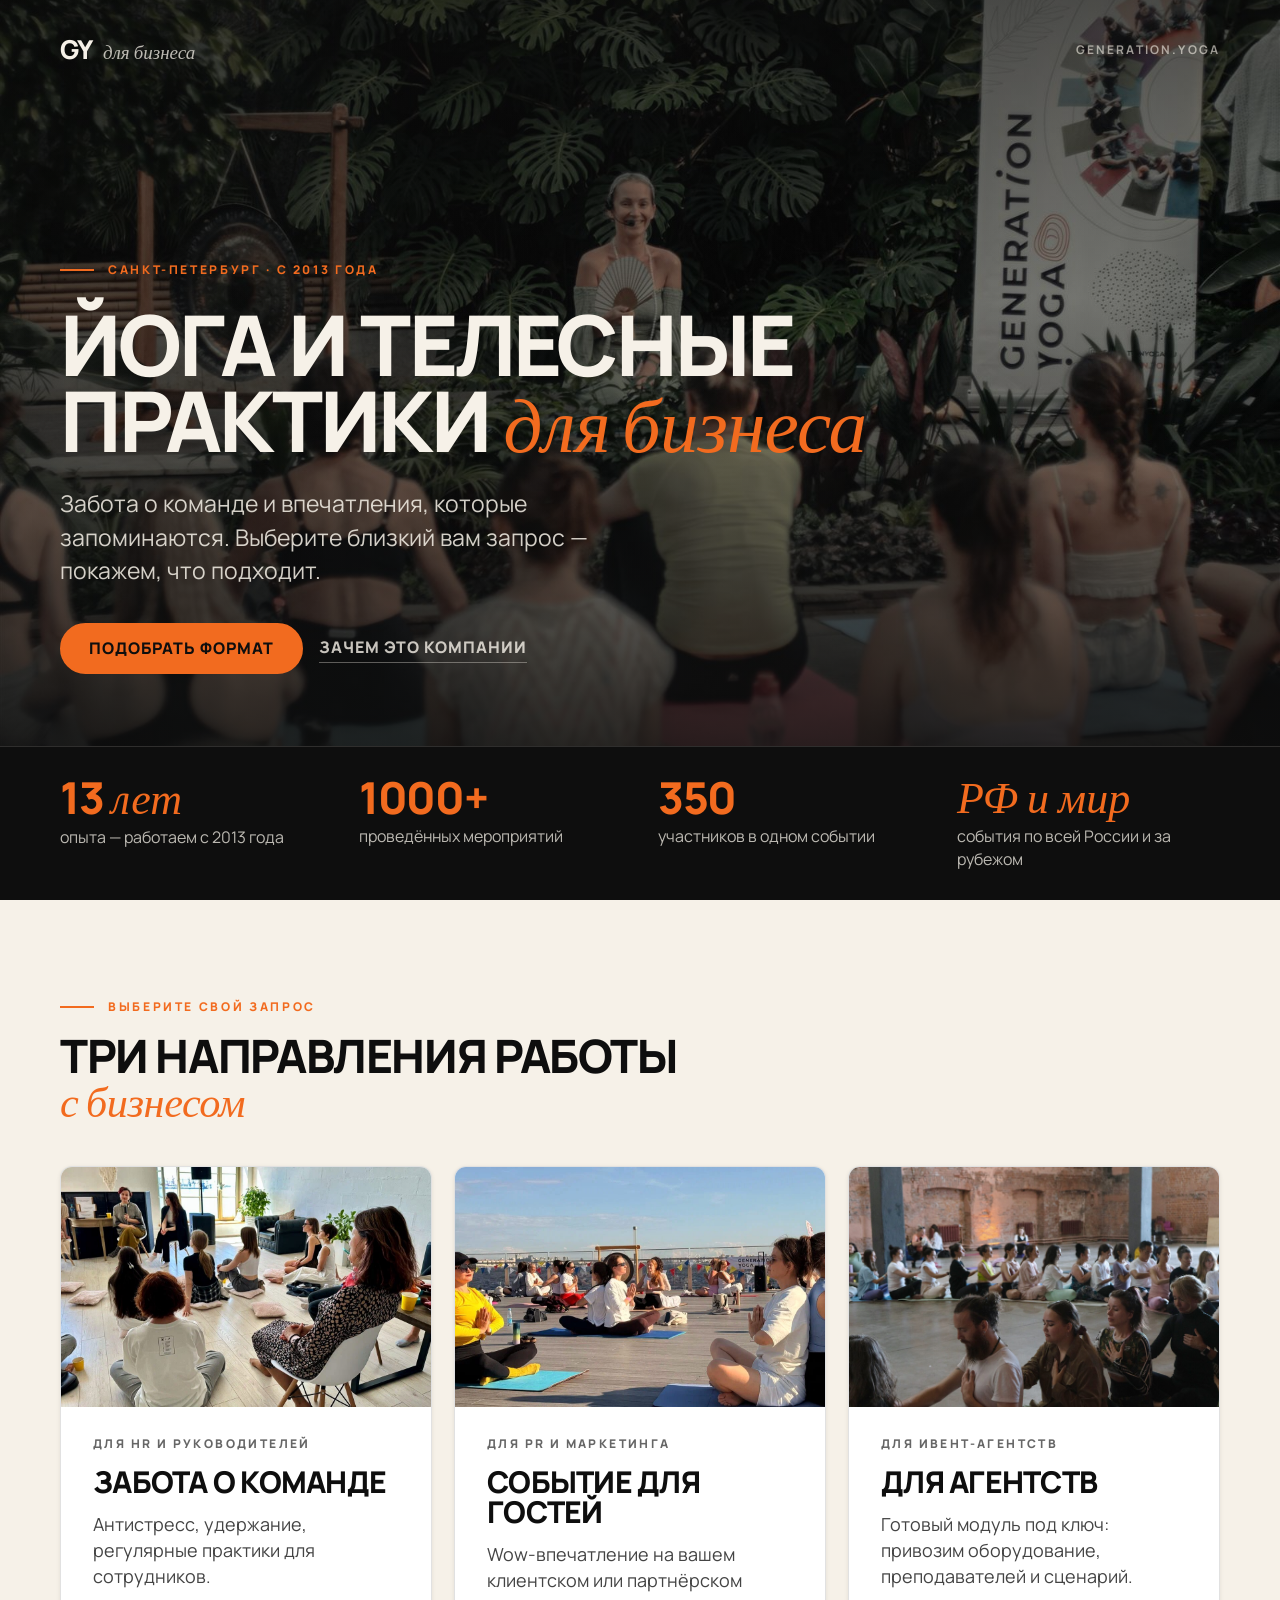
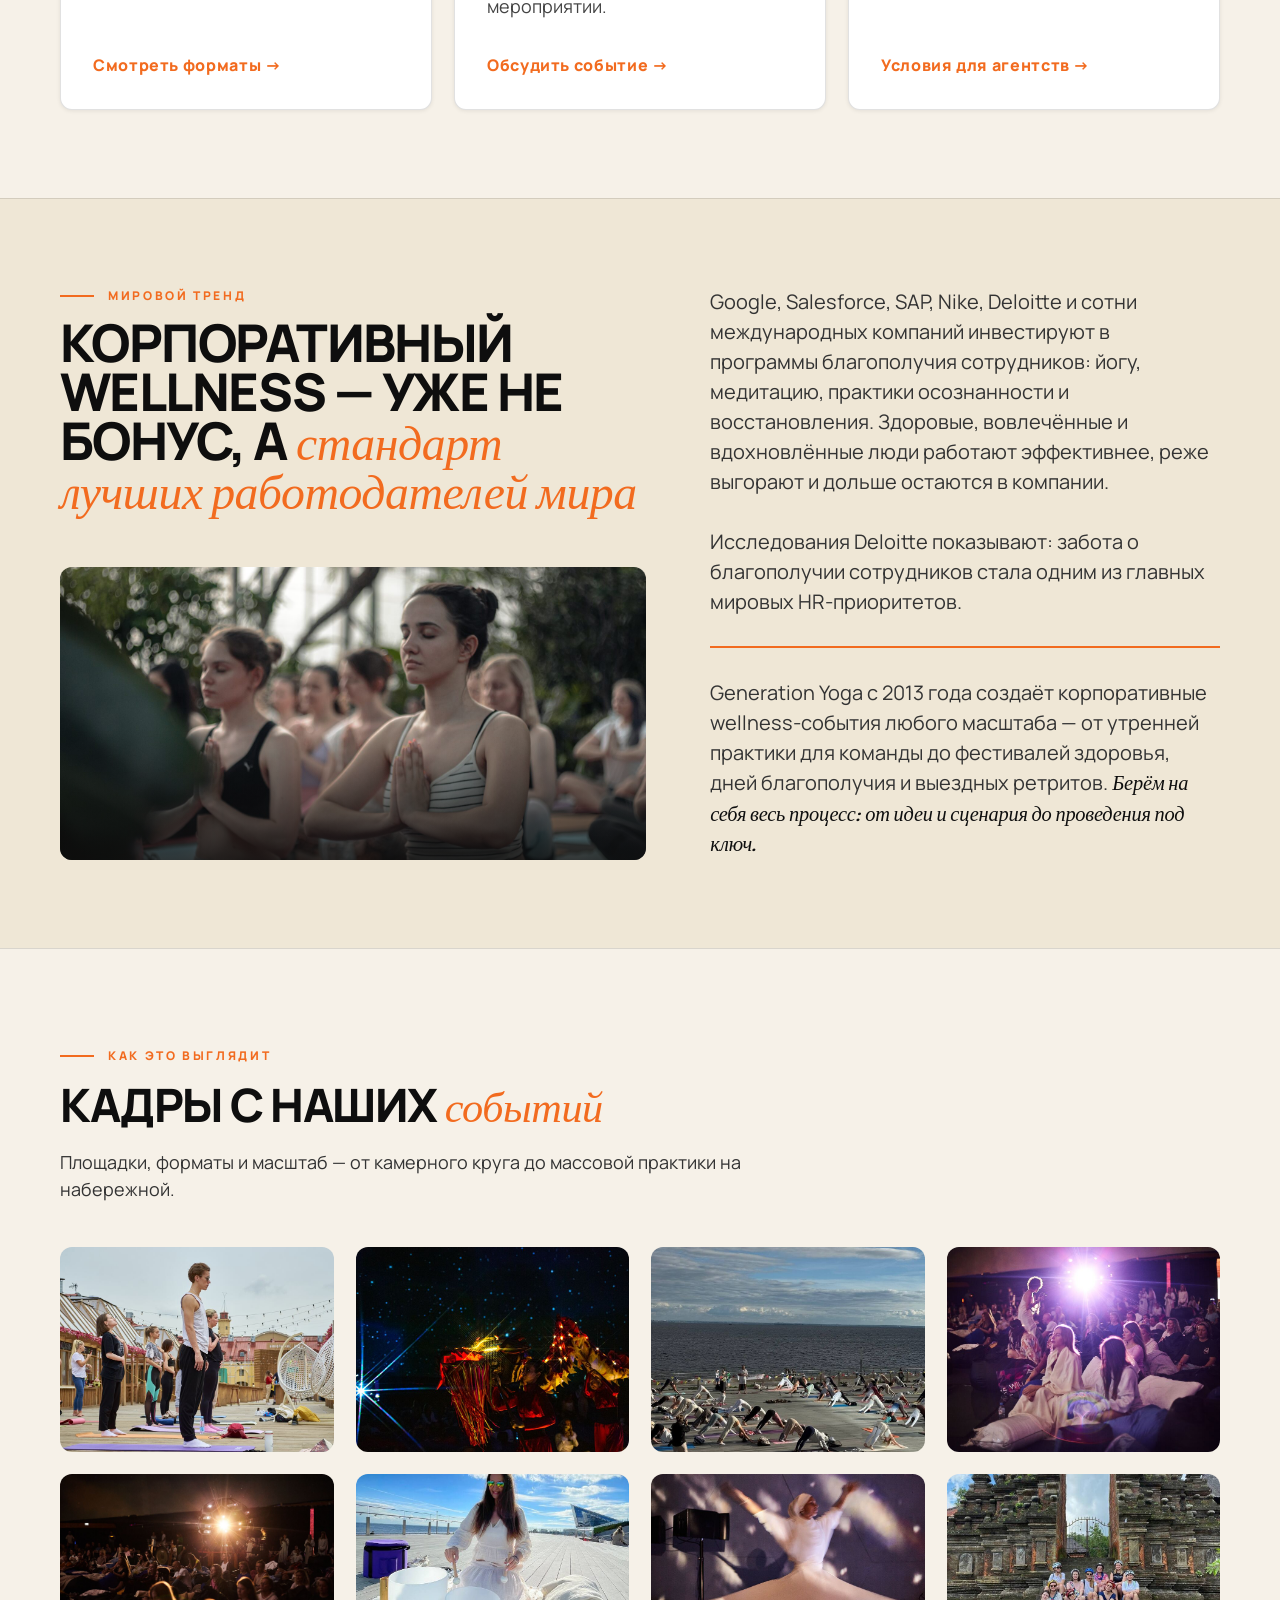
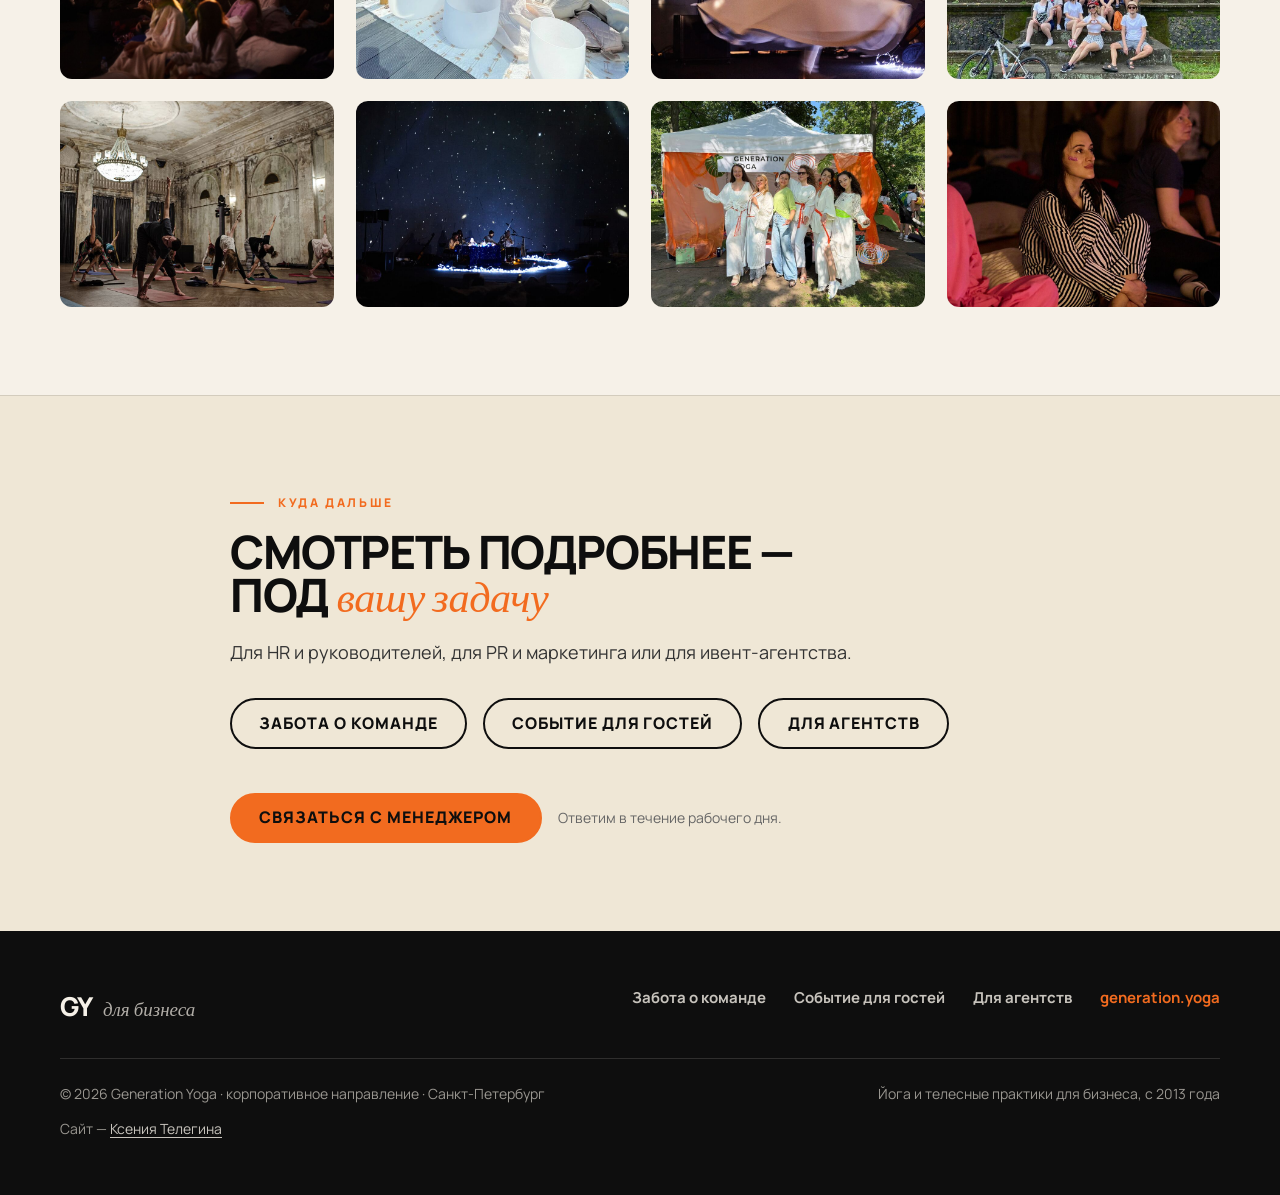
<file: index.html>
<!DOCTYPE html>
<html lang="ru">
<head>
  <meta charset="utf-8">
  <meta name="viewport" content="width=device-width, initial-scale=1">
  <script>document.documentElement.className += " js";</script>
  <title>Generation Yoga для бизнеса — йога и телесные практики</title>
  <meta name="description" content="Йога и телесные практики для бизнеса: забота о команде, впечатления для клиентов, готовый модуль для ивент-агентств. Санкт-Петербург, с 2013 года.">
  <link rel="icon" href="favicon.ico" sizes="any">
  <link rel="apple-touch-icon" href="apple-touch-icon.png">
  <link rel="canonical" href="https://corporate.generation.yoga/">
  <meta property="og:type" content="website">
  <meta property="og:site_name" content="Generation Yoga для бизнеса">
  <meta property="og:locale" content="ru_RU">
  <meta property="og:url" content="https://corporate.generation.yoga/">
  <meta property="og:title" content="Generation Yoga для бизнеса — йога и телесные практики">
  <meta property="og:description" content="Йога и телесные практики для бизнеса: забота о команде, впечатления для клиентов, готовый модуль для ивент-агентств. Санкт-Петербург, с 2013 года.">
  <meta property="og:image" content="https://corporate.generation.yoga/assets/og/og-index.jpg">
  <meta property="og:image:width" content="1200">
  <meta property="og:image:height" content="630">
  <meta name="twitter:card" content="summary_large_image">
  <link rel="preconnect" href="https://fonts.googleapis.com">
  <link rel="preconnect" href="https://fonts.gstatic.com" crossorigin>
  <link href="https://fonts.googleapis.com/css2?family=Fraunces:ital,opsz,wght@0,9..144,400;0,9..144,500;1,9..144,400;1,9..144,500&family=Manrope:wght@400..800&display=swap" rel="stylesheet">
  <link rel="stylesheet" href="assets/css/site.css">
  <script type="application/ld+json">
{
  "@context": "https://schema.org",
  "@type": "Organization",
  "@id": "https://corporate.generation.yoga/#org",
  "name": "Generation Yoga — корпоративное направление",
  "alternateName": "GY для бизнеса",
  "url": "https://corporate.generation.yoga/",
  "logo": "https://corporate.generation.yoga/apple-touch-icon.png",
  "image": "https://corporate.generation.yoga/assets/og/og-index.jpg",
  "description": "Йога и телесные практики для бизнеса: дни заботы о команде, практики и шоу для клиентских событий, готовый модуль для ивент-агентств.",
  "foundingDate": "2013",
  "areaServed": [
    {
      "@type": "City",
      "name": "Санкт-Петербург"
    },
    {
      "@type": "Country",
      "name": "Россия"
    }
  ],
  "sameAs": [
    "https://generation.yoga"
  ],
  "knowsAbout": [
    "корпоративная йога",
    "телесные практики",
    "звукотерапия",
    "дыхательные практики",
    "тимбилдинг",
    "корпоративные события"
  ]
}
  </script>
</head>
<body>
  <a class="skip-link" href="#main">К содержимому</a>
  <main id="main">
    <!-- ПЕРВЫЙ ЭКРАН: герой + полоса доверия, ровно в высоту окна -->
    <div class="first-screen">
    <!-- ГЕРОЙ -->
    <section class="hero hero--home" id="hero">
      <div class="hero__media">
        <img src="assets/img/yoga-orangery.jpg" srcset="assets/img/yoga-orangery-900.jpg 900w, assets/img/yoga-orangery.jpg 1600w" sizes="100vw" fetchpriority="high" alt="Практика в оранжерее: ведущая с веером перед группой среди тропической зелени">
      </div>

      <div class="hero__top">
        <div class="wrap header-row">
          <a class="brand" href="./"><b>GY</b><span>для бизнеса</span></a>
          <a class="link-quiet" href="https://generation.yoga">generation.yoga</a>
        </div>
      </div>

      <div class="hero__inner wrap">
        <span class="eyebrow">Санкт-Петербург · с 2013 года</span>
        <h1>Йога и телесные практики <em>для бизнеса</em></h1>
        <p class="hero__sub">Забота о команде и впечатления, которые запоминаются. Выберите близкий вам запрос — покажем, что подходит.</p>
        <div class="cta-row">
          <a class="btn" href="#choose" data-cta="hero:choose">Подобрать формат</a>
          <a class="link-under" href="#trend" data-cta="hero:trend">Зачем это компании</a>
        </div>
      </div>
    </section>

    <!-- ПОЛОСА ДОВЕРИЯ -->
    <section class="trust" aria-label="Опыт">
      <div class="wrap">
        <div class="facts">
          <div class="fact"><div class="k">13 <em>лет</em></div><div class="v">опыта — работаем с 2013 года</div></div>
          <div class="fact"><div class="k">1000+</div><div class="v">проведённых мероприятий</div></div>
          <div class="fact"><div class="k">350</div><div class="v">участников в одном событии</div></div>
          <div class="fact"><div class="k k--word">РФ и мир</div><div class="v">события по всей России и за рубежом</div></div>
        </div>
      </div>
    </section>
    </div>

    <!-- РАЗВИЛКА -->
    <section class="section" id="choose">
      <div class="wrap">
        <div class="section-head is-observe reveal">
          <span class="eyebrow">Выберите свой запрос</span>
          <h2>Три направления работы <em>с бизнесом</em></h2>
        </div>

        <div class="cards cards--3 is-observe reveal">
          <a class="card" href="hr/" data-cta="cross:hr">
            <figure class="card__photo"><img src="assets/img/office-circle.jpg" alt="Практика для команды прямо в офисе: сотрудники сидят кругом" loading="lazy" decoding="async"></figure>
            <div class="card__body">
              <span class="tag">Для HR и руководителей</span>
              <h3>Забота о команде</h3>
              <p>Антистресс, удержание, регулярные практики для сотрудников.</p>
              <span class="link-arw">Смотреть форматы →</span>
            </div>
          </a>

          <a class="card" href="pr/" data-cta="cross:pr">
            <figure class="card__photo"><img src="assets/img/lakhta-rooftop.jpg" alt="Гости на практике на террасе у залива, вид на город" loading="lazy" decoding="async"></figure>
            <div class="card__body">
              <span class="tag">Для PR и маркетинга</span>
              <h3>Событие для гостей</h3>
              <p>Wow-впечатление на вашем клиентском или партнёрском мероприятии.</p>
              <span class="link-arw">Обсудить событие →</span>
            </div>
          </a>

          <a class="card" href="agency/" data-cta="cross:agency">
            <figure class="card__photo"><img src="assets/img/mass-practice-hall.jpg" alt="Массовая практика в большом зале: десятки участников на ковриках" loading="lazy" decoding="async"></figure>
            <div class="card__body">
              <span class="tag">Для ивент-агентств</span>
              <h3>Для агентств</h3>
              <p>Готовый модуль под ключ: привозим оборудование, преподавателей и сценарий.</p>
              <span class="link-arw">Условия для агентств →</span>
            </div>
          </a>
        </div>
      </div>
    </section>

    <!-- МИРОВОЙ ТРЕНД -->
    <section class="section on-cream" id="trend">
      <div class="wrap split split--fill">
        <div class="is-observe reveal">
          <span class="eyebrow">Мировой тренд</span>
          <h2 class="h2--lg mt-s">Корпоративный wellness — уже не бонус, а <em>стандарт лучших работодателей мира</em></h2>
          <figure class="figure figure--tall"><img src="assets/img/relax-closeup.jpg" alt="Крупный план: участницы практики с закрытыми глазами в намасте" loading="lazy" decoding="async"></figure>
        </div>

        <div class="is-observe reveal" data-delay="1">
          <p class="p-lg">Google, Salesforce, SAP, Nike, Deloitte и сотни международных компаний инвестируют в программы благополучия сотрудников: йогу, медитацию, практики осознанности и восстановления. Здоровые, вовлечённые и вдохновлённые люди работают эффективнее, реже выгорают и дольше остаются в компании.</p>
          <p class="p-lg mt-m">Исследования Deloitte показывают: забота о благополучии сотрудников стала одним из главных мировых HR-приоритетов.</p>
          <div class="rule mt-m"></div>
          <p class="p-lg mt-m">Generation Yoga с 2013 года создаёт корпоративные wellness-события любого масштаба — от утренней практики для команды до фестивалей здоровья, дней благополучия и выездных ретритов. <em class="serif serif--ink">Берём на себя весь процесс: от идеи и сценария до проведения под ключ.</em></p>
        </div>
      </div>
    </section>

    <!-- ГАЛЕРЕЯ -->
    <section class="section" id="gallery">
      <div class="wrap">
        <div class="section-head is-observe reveal">
          <span class="eyebrow">Как это выглядит</span>
          <h2>Кадры с наших <em>событий</em></h2>
          <p>Площадки, форматы и масштаб — от камерного круга до массовой практики на набережной.</p>
        </div>
        <div class="gallery is-observe reveal">
          <figure><img src="assets/img/rooftop-group.jpg" alt="Практика на городской крыше с гирляндами" loading="lazy" decoding="async"></figure>
          <figure><img src="assets/img/fire-dome.jpg" alt="Огненное шоу под куполом звёздного неба" loading="lazy" decoding="async"></figure>
          <figure><img src="assets/img/embankment-mass.jpg" alt="Массовая практика на набережной у залива" loading="lazy" decoding="async"></figure>
          <figure><img src="assets/img/evening-lounge.jpg" alt="Вечернее событие: гости на подушках в свете софитов" loading="lazy" decoding="async"></figure>
          <figure><img src="assets/img/sound-hall.jpg" alt="Релакс-практика в тёмном зале: гости под пледами и световая установка" loading="lazy" decoding="async"></figure>
          <figure><img src="assets/img/bowls-sunlight.jpg" alt="Поющие чаши на солнечной террасе у воды" loading="lazy" decoding="async"></figure>
          <figure><img src="assets/img/sufi-dance.jpg" alt="Суфийское кружение в белом на тёмной сцене" loading="lazy" decoding="async"></figure>
          <figure><img src="assets/img/yoga-tour.jpg" alt="Группа йога-тура у древнего храма" loading="lazy" decoding="async"></figure>
          <figure><img src="assets/img/ballroom-yoga.jpg" alt="Практика в старинном зале с люстрой" loading="lazy" decoding="async"></figure>
          <figure><img src="assets/img/planetarium-circle.jpg" alt="Музыканты в светящемся круге под звёздным куполом" loading="lazy" decoding="async"></figure>
          <figure><img src="assets/img/festival-tent.jpg" alt="Команда Generation Yoga у шатра на городском фестивале" loading="lazy" decoding="async"></figure>
          <figure><img src="assets/img/cozy-talk.jpg" alt="Камерная встреча: участницы слушают ведущую" loading="lazy" decoding="async"></figure>
        </div>
      </div>
    </section>

    <!-- ФИНАЛЬНЫЙ ВЫБОР -->
    <section class="section on-cream" id="final">
      <div class="wrap--narrow">
        <div class="section-head section-head--tight is-observe reveal">
          <span class="eyebrow">Куда дальше</span>
          <h2>Смотреть подробнее — под <em>вашу задачу</em></h2>
          <p>Для HR и руководителей, для PR и маркетинга или для ивент-агентства.</p>
        </div>
        <div class="cta-row is-observe reveal">
          <a class="btn btn--ghost" href="hr/" data-cta="final:hr">Забота о команде</a>
          <a class="btn btn--ghost" href="pr/" data-cta="final:pr">Событие для гостей</a>
          <a class="btn btn--ghost" href="agency/" data-cta="final:agency">Для агентств</a>
        </div>
        <div class="cta-row mt-l is-observe reveal" data-delay="1">
          <button class="btn" type="button" data-modal-open="manager" data-cta="final:manager">Связаться с менеджером</button>
          <span class="form-note">Ответим в течение рабочего дня.</span>
        </div>
      </div>
    </section>
  </main>

  <footer class="site-footer">
    <div class="wrap">
      <div class="footer-top">
        <a class="brand" href="./"><b>GY</b><span>для бизнеса</span></a>
        <nav class="footer-nav" aria-label="Направления">
          <a href="hr/">Забота о команде</a>
          <a href="pr/">Событие для гостей</a>
          <a href="agency/">Для агентств</a>
          <a class="is-site" href="https://generation.yoga">generation.yoga</a>
        </nav>
      </div>
      <div class="footer-bottom">
        <span>© 2026 Generation Yoga · корпоративное направление · Санкт-Петербург</span>
        <span>Йога и телесные практики для бизнеса, с 2013 года</span>
      </div>
      <div class="footer-author">Сайт — <a href="https://xenaja.github.io/lp/" target="_blank" rel="noopener">Ксения Телегина</a></div>
    </div>
  </footer>

  <!-- ЗАЯВКА МЕНЕДЖЕРУ -->
  <dialog class="modal" id="manager" aria-labelledby="manager-title">
    <div class="modal__body">
      <button class="modal__close" type="button" data-modal-close aria-label="Закрыть">✕</button>
      <form data-lead="manager" novalidate>
        <div class="form-fields">
          <span class="eyebrow">Заявка</span>
          <h3 class="mt-s" id="manager-title">Связаться с <em class="serif serif--accent">менеджером</em></h3>
          <p class="form-note mt-s">Расскажите в двух словах о задаче — ответим в течение рабочего дня.</p>

          <div class="field">
            <label for="m-name">Как вас зовут</label>
            <input id="m-name" name="name" type="text" autocomplete="name" placeholder="Имя" minlength="2" pattern=".{2,}" data-error="Напишите, как к вам обращаться" required>
          </div>
          <div class="field">
            <label for="m-contact">Удобный канал связи</label>
            <input id="m-contact" name="contact" type="text" placeholder="Telegram, почта или телефон"
                   pattern="(?:\+?\d[\d\s\(\)\.\-]{7,17}|@[A-Za-z0-9_]{4,32}|(?:https?:\/\/)?t\.me\/[A-Za-z0-9_]{4,32}|[^@\s]+@[^@\s\.]+\.[A-Za-z]{2,})" data-error="Оставьте телеграм (@ник), почту или телефон — иначе нам некуда ответить" required>
          </div>
          <div class="field">
            <label for="m-about">Задача</label>
            <input id="m-about" name="about" type="text" placeholder="Команда, событие для гостей или проект агентства">
          </div>

          <label class="hp" aria-hidden="true">Не заполняйте <input type="text" name="website" tabindex="-1" autocomplete="off"></label>
          <input type="hidden" data-track="utm_source" name="utm_source">
          <input type="hidden" data-track="utm_campaign" name="utm_campaign">
          <input type="hidden" data-track="id" name="ref_id">

          <label class="consent"><input type="checkbox" name="policy" required> <span>Ознакомлен(-а) с <a href="privacy/">политикой конфиденциальности</a></span></label>
          <label class="consent"><input type="checkbox" name="consent" required> <span>Даю согласие на обработку персональных данных</span></label>
          <button class="btn" type="submit" data-cta="form:manager">Отправить заявку</button>
          <span class="form-note form-error" role="alert"></span>
        </div>
        <div class="form-ok">
          <h3>Заявка отправлена</h3>
          <p class="mt-s">Спасибо! Менеджер свяжется с вами в течение рабочего дня. <span class="pill-note">(демо-режим прототипа)</span></p>
        </div>
      </form>
    </div>
  </dialog>

  <script src="assets/js/site.js"></script>
</body>
</html>
</file>
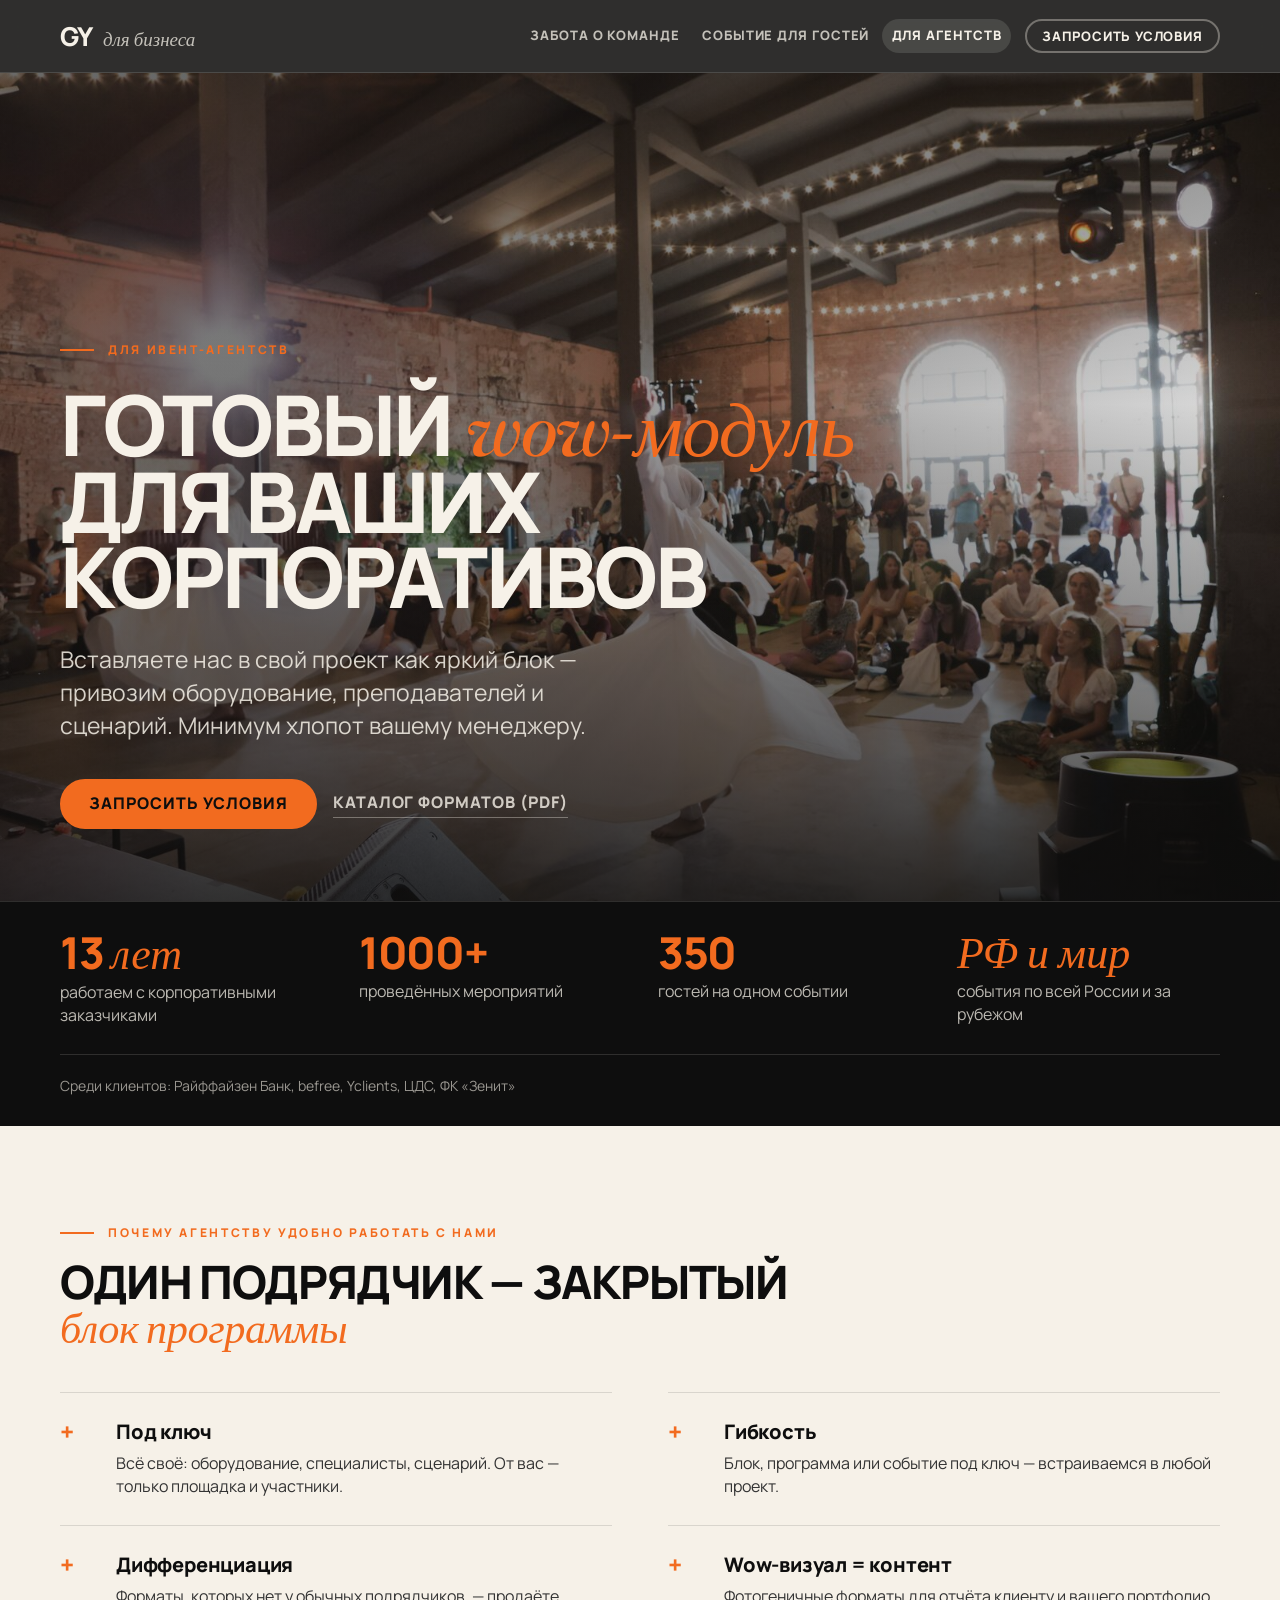
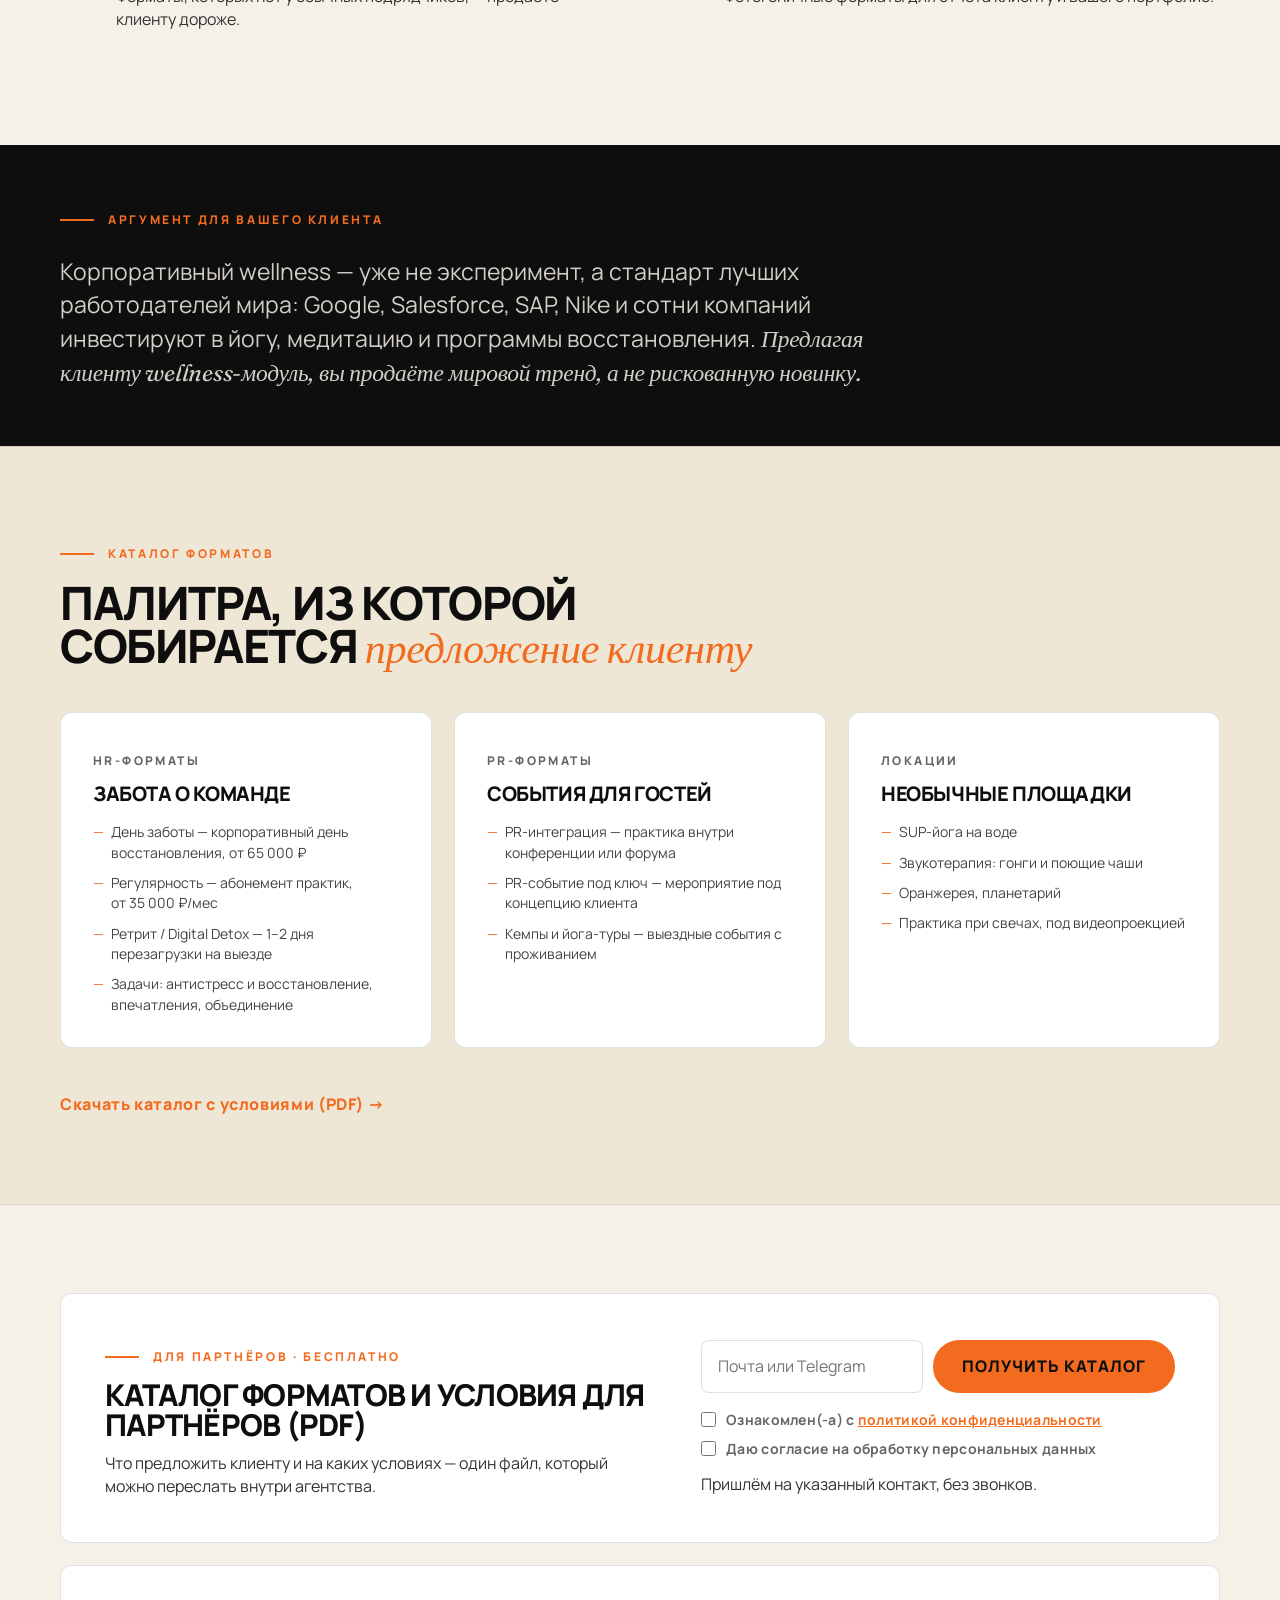
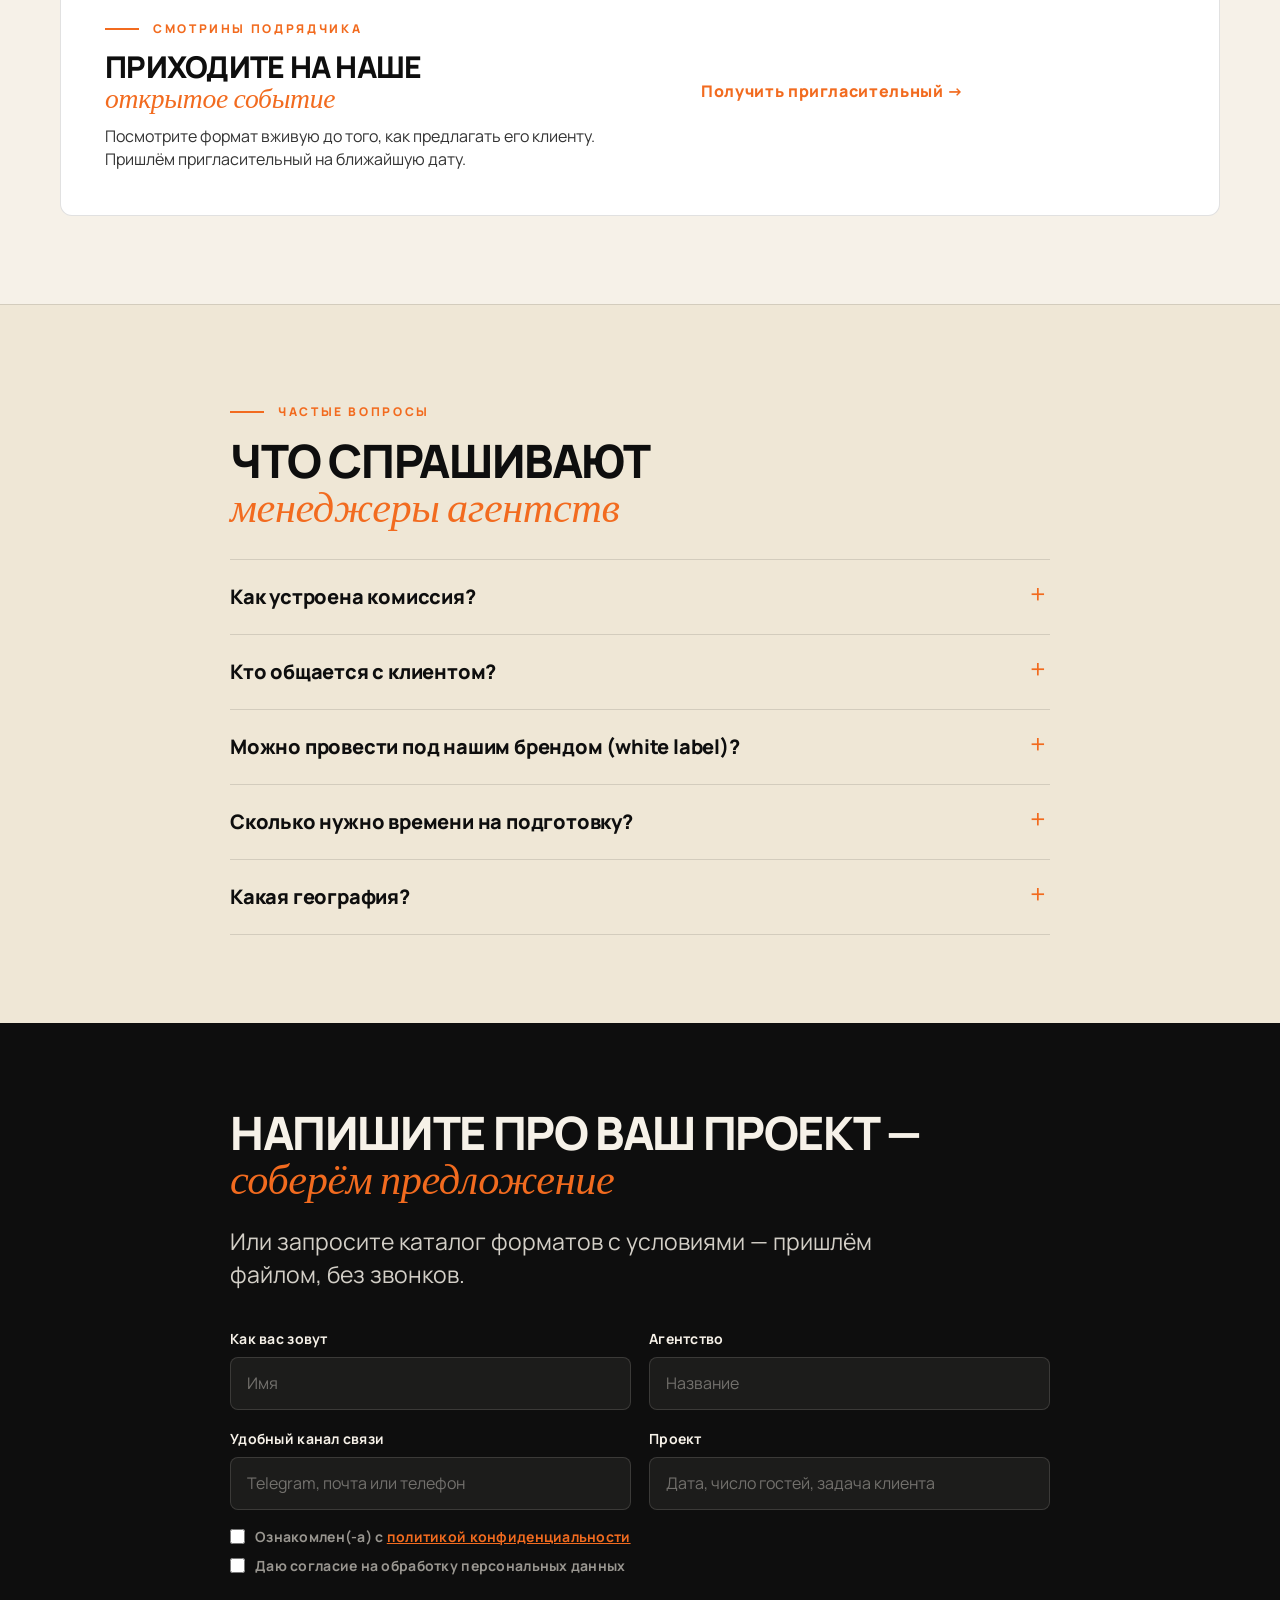
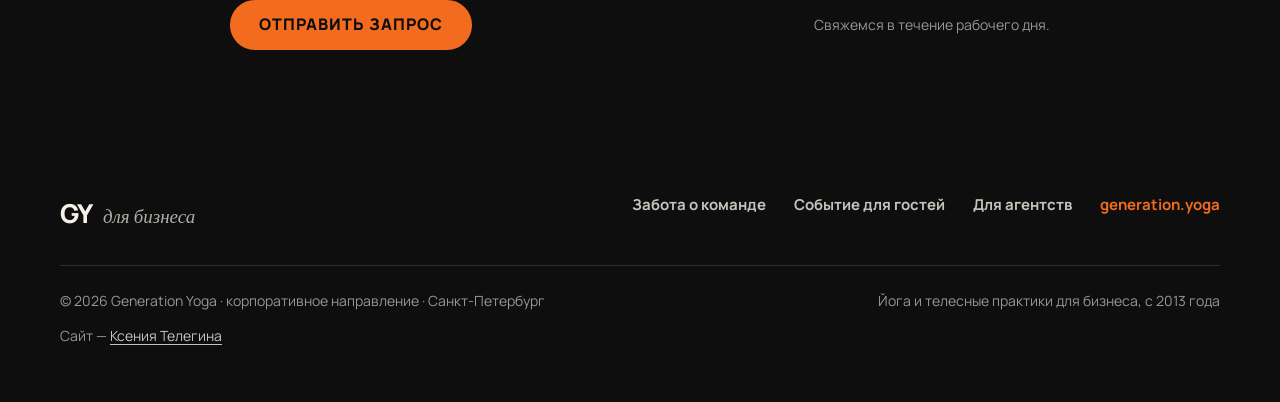
<file: agency/index.html>
<!DOCTYPE html>
<html lang="ru">
<head>
  <meta charset="utf-8">
  <meta name="viewport" content="width=device-width, initial-scale=1">
  <script>document.documentElement.className += " js";</script>
  <title>Для ивент-агентств — Generation Yoga для бизнеса</title>
  <meta name="description" content="Готовый wow-модуль для корпоративов: привозим оборудование, преподавателей и сценарий. Каталог форматов и условия для агентств. Санкт-Петербург.">
  <link rel="icon" href="../favicon.ico" sizes="any">
  <link rel="apple-touch-icon" href="../apple-touch-icon.png">
  <link rel="canonical" href="https://corporate.generation.yoga/agency/">
  <meta property="og:type" content="website">
  <meta property="og:site_name" content="Generation Yoga для бизнеса">
  <meta property="og:locale" content="ru_RU">
  <meta property="og:url" content="https://corporate.generation.yoga/agency/">
  <meta property="og:title" content="Для ивент-агентств — Generation Yoga для бизнеса">
  <meta property="og:description" content="Готовый wow-модуль для корпоративов: привозим оборудование, преподавателей и сценарий. Каталог форматов и условия для агентств. Санкт-Петербург.">
  <meta property="og:image" content="https://corporate.generation.yoga/assets/og/og-agency.jpg">
  <meta property="og:image:width" content="1200">
  <meta property="og:image:height" content="630">
  <meta name="twitter:card" content="summary_large_image">
  <link rel="preconnect" href="https://fonts.googleapis.com">
  <link rel="preconnect" href="https://fonts.gstatic.com" crossorigin>
  <link href="https://fonts.googleapis.com/css2?family=Fraunces:ital,opsz,wght@0,9..144,400;0,9..144,500;1,9..144,400;1,9..144,500&family=Manrope:wght@400..800&display=swap" rel="stylesheet">
  <link rel="stylesheet" href="../assets/css/site.css">
  <script type="application/ld+json">
{
  "@context": "https://schema.org",
  "@type": "Service",
  "name": "Wow-модуль для ивент-агентств",
  "description": "Готовый блок программы под ключ: оборудование, преподаватели, сценарий. Работаем как подрядчик агентства. Санкт-Петербург.",
  "serviceType": "Корпоративные йога-практики",
  "provider": {
    "@id": "https://corporate.generation.yoga/#org"
  },
  "areaServed": {
    "@type": "City",
    "name": "Санкт-Петербург"
  },
  "audience": {
    "@type": "Audience",
    "audienceType": "Ивент-агентства и подрядчики"
  },
  "url": "https://corporate.generation.yoga/agency/"
}
  </script>
  <script type="application/ld+json">
{
  "@context": "https://schema.org",
  "@type": "BreadcrumbList",
  "itemListElement": [
    {
      "@type": "ListItem",
      "position": 1,
      "name": "GY для бизнеса",
      "item": "https://corporate.generation.yoga/"
    },
    {
      "@type": "ListItem",
      "position": 2,
      "name": "Для агентств",
      "item": "https://corporate.generation.yoga/agency/"
    }
  ]
}
  </script>
  <script type="application/ld+json">
{
  "@context": "https://schema.org",
  "@type": "FAQPage",
  "mainEntity": [
    {
      "@type": "Question",
      "name": "Как устроена комиссия?",
      "acceptedAnswer": {
        "@type": "Answer",
        "text": "Обсуждаем индивидуально: размер зависит от объёма и регулярности проектов."
      }
    },
    {
      "@type": "Question",
      "name": "Кто общается с клиентом?",
      "acceptedAnswer": {
        "@type": "Answer",
        "text": "Гибко, как удобно агентству. Можем остаться полностью за кадром или подключиться к встрече как ваш подрядчик."
      }
    },
    {
      "@type": "Question",
      "name": "Можно провести под нашим брендом (white label)?",
      "acceptedAnswer": {
        "@type": "Answer",
        "text": "Вопрос обсуждаем индивидуально — укажите в заявке, если это принципиально для проекта."
      }
    },
    {
      "@type": "Question",
      "name": "Сколько нужно времени на подготовку?",
      "acceptedAnswer": {
        "@type": "Answer",
        "text": "Зависит от формата и площадки: блок в готовую программу собираем быстрее, событие под ключ — дольше."
      }
    },
    {
      "@type": "Question",
      "name": "Какая география?",
      "acceptedAnswer": {
        "@type": "Answer",
        "text": "База — Санкт-Петербург и область. Работаем по всей России и за рубежом — детали выезда обсуждаем в запросе."
      }
    }
  ]
}
  </script>
</head>
<body>
  <a class="skip-link" href="#main">К содержимому</a>
  <header class="site-header on-ink" data-hero-dark data-page="agency">
    <div class="wrap header-row">
      <a class="brand" href="../"><b>GY</b><span>для бизнеса</span></a>
      <nav class="aud-nav" aria-label="Аудитории">
        <a href="../hr/">Забота о команде</a>
        <a href="../pr/">Событие для гостей</a>
        <a href="../agency/" aria-current="page">Для агентств</a>
        <a class="btn btn--ghost header-cta" href="#zayavka" data-cta="header:agency">Запросить условия</a>
      </nav>
      <button class="burger" aria-label="Меню" aria-expanded="false">
        <svg width="18" height="12" viewBox="0 0 18 12" fill="none"><path d="M0 1h18M0 6h18M0 11h18" stroke="currentColor" stroke-width="1.5"/></svg>
      </button>
    </div>
  </header>

  <main id="main">
    <!-- ГЕРОЙ -->
    <section class="hero ag-hero">
      <div class="hero__media">
        <img src="../assets/img/loft-performance.jpg" srcset="../assets/img/loft-performance-900.jpg 900w, ../assets/img/loft-performance.jpg 1600w" sizes="100vw" fetchpriority="high" alt="Событие в лофте: перформанс перед залом гостей, свет и звук">
      </div>
      <div class="hero__inner wrap">
        <span class="eyebrow">Для ивент-агентств</span>
        <h1>Готовый <em class="keep">wow-модуль</em> для ваших корпоративов</h1>
        <p class="hero__sub">Вставляете нас в свой проект как яркий блок — привозим оборудование, преподавателей и сценарий. Минимум хлопот вашему менеджеру.</p>
        <div class="cta-row">
          <a class="btn" href="#zayavka" data-cta="hero:agency">Запросить условия</a>
          <a class="link-under" href="#magnit" data-cta="hero:catalog">Каталог форматов (PDF)</a>
        </div>
      </div>
    </section>

    <!-- ПОЛОСА ДОВЕРИЯ -->
    <section class="trust" aria-label="Опыт">
      <div class="wrap">
        <div class="facts">
          <div class="fact"><div class="k">13 <em>лет</em></div><div class="v">работаем с корпоративными заказчиками</div></div>
          <div class="fact"><div class="k">1000+</div><div class="v">проведённых мероприятий</div></div>
          <div class="fact"><div class="k">350</div><div class="v">гостей на одном событии</div></div>
          <div class="fact"><div class="k k--word">РФ и мир</div><div class="v">события по всей России и за рубежом</div></div>
        </div>
        <div class="clients">Среди клиентов: Райффайзен Банк, befree, Yclients, ЦДС, ФК «Зенит»</div>
      </div>
    </section>

    <!-- ПОЧЕМУ С НАМИ -->
    <section class="section">
      <div class="wrap">
        <div class="section-head is-observe reveal">
          <span class="eyebrow">Почему агентству удобно работать с нами</span>
          <h2>Один подрядчик — закрытый <em>блок программы</em></h2>
        </div>
        <div class="reasons is-observe reveal">
          <div class="reason"><div><h4>Под ключ</h4><p>Всё своё: оборудование, специалисты, сценарий. От вас — только площадка и участники.</p></div></div>
          <div class="reason"><div><h4>Гибкость</h4><p>Блок, программа или событие под ключ — встраиваемся в любой проект.</p></div></div>
          <div class="reason"><div><h4>Дифференциация</h4><p>Форматы, которых нет у обычных подрядчиков, — продаёте клиенту дороже.</p></div></div>
          <div class="reason"><div><h4>Wow-визуал = контент</h4><p>Фотогеничные форматы для отчёта клиенту и вашего портфолио.</p></div></div>
        </div>
      </div>
    </section>

    <!-- МИРОВОЙ ТРЕНД — АРГУМЕНТ ДЛЯ КЛИЕНТА -->
    <section class="section section--tight on-ink">
      <div class="wrap is-observe reveal">
        <span class="eyebrow">Аргумент для вашего клиента</span>
        <p class="lede lede--wide mt-m">Корпоративный wellness — уже не эксперимент, а стандарт лучших работодателей мира: Google, Salesforce, SAP, Nike и сотни компаний инвестируют в йогу, медитацию и программы восстановления. <em class="serif">Предлагая клиенту wellness-модуль, вы продаёте мировой тренд, а не рискованную новинку.</em></p>
      </div>
    </section>

    <!-- КАТАЛОГ -->
    <section class="section on-cream">
      <div class="wrap">
        <div class="section-head is-observe reveal">
          <span class="eyebrow">Каталог форматов</span>
          <h2>Палитра, из которой собирается <em>предложение клиенту</em></h2>
        </div>
        <div class="catalog is-observe reveal">
          <div class="cat-col">
            <span class="tag">HR-форматы</span>
            <h3>Забота о команде</h3>
            <ul>
              <li>День заботы — корпоративный день восстановления, от&nbsp;65&nbsp;000&nbsp;₽</li>
              <li>Регулярность — абонемент практик, от&nbsp;35&nbsp;000&nbsp;₽/мес</li>
              <li>Ретрит / Digital Detox — 1–2 дня перезагрузки на выезде</li>
              <li>Задачи: антистресс и восстановление, впечатления, объединение</li>
            </ul>
          </div>
          <div class="cat-col">
            <span class="tag">PR-форматы</span>
            <h3>События для гостей</h3>
            <ul>
              <li>PR-интеграция — практика внутри конференции или форума</li>
              <li>PR-событие под ключ — мероприятие под концепцию клиента</li>
              <li>Кемпы и йога-туры — выездные события с проживанием</li>
            </ul>
          </div>
          <div class="cat-col">
            <span class="tag">Локации</span>
            <h3>Необычные площадки</h3>
            <ul>
              <li>SUP-йога на воде</li>
              <li>Звукотерапия: гонги и поющие чаши</li>
              <li>Оранжерея, планетарий</li>
              <li>Практика при свечах, под видеопроекцией</li>
            </ul>
          </div>
        </div>
        <div class="cta-row mt-l is-observe reveal">
          <a class="link-arw" href="#magnit" data-cta="catalog:pdf">Скачать каталог с условиями (PDF) →</a>
        </div>
      </div>
    </section>

    <!-- УСЛОВИЯ РАБОТЫ — СКРЫТО 13.08.2026 до уточнения условий партнёрства.
         Комиссия и white label не утверждены, показывать блок нельзя.
         Вернуть: вписать условия в .terms и раскомментировать. Пока блок скрыт,
         на /agency не отправляется событие view_pricing (site.js, п.4).
         См. README → «Скрыто до уточнения». -->
    <!--
    <section class="section on-ink" data-track-view="pricing">
      <div class="wrap">
        <div class="section-head is-observe reveal">
          <span class="eyebrow">Условия работы</span>
          <h2>Как устроено <em>партнёрство</em></h2>
        </div>
        <div class="terms is-observe reveal">
          <div class="term">
            <h4>Комиссия</h4>
            <p>Обсуждаем индивидуально под объём и регулярность проектов.</p>
          </div>
          <div class="term">
            <h4>Прайс-лист</h4>
            <p>Присылаем по запросу отдельным файлом — удобно пересылать внутри агентства.</p>
          </div>
          <div class="term">
            <h4>Работа под вашим брендом</h4>
            <p>Уточните в заявке, если это принципиально для проекта.</p>
          </div>
        </div>

        <div class="steps steps--spaced is-observe reveal">
          <div class="step"><h4>Запрос</h4><p>Присылаете вводные: задача клиента, дата, площадка, бюджет.</p></div>
          <div class="step"><h4>Расчёт</h4><p>Возвращаем формат и смету — в виде, который можно показать клиенту.</p></div>
          <div class="step"><h4>Согласование</h4><p>Ваш менеджер согласует с клиентом. Общаемся так, как удобно агентству.</p></div>
          <div class="step"><h4>Проведение</h4><p>Приезжаем со всем своим и проводим. Вы получаете отчётный визуал.</p></div>
        </div>
      </div>
    </section>
    -->

    <!-- ЛИД-МАГНИТЫ -->
    <section class="section" id="magnit">
      <div class="wrap">
        <form class="leadmag is-observe reveal" data-lead="agency-magnet">
          <div>
            <span class="eyebrow">Для партнёров · бесплатно</span>
            <h3 class="mt-s">Каталог форматов и условия для партнёров (PDF)</h3>
            <p>Что предложить клиенту и на каких условиях — один файл, который можно переслать внутри агентства.</p>
          </div>
          <div class="form-fields">
            <div class="mini-form">
              <input type="text" name="contact" placeholder="Почта или Telegram" aria-label="Почта или Telegram"
                     pattern="(?:\+?\d[\d\s\(\)\.\-]{7,17}|@[A-Za-z0-9_]{4,32}|(?:https?:\/\/)?t\.me\/[A-Za-z0-9_]{4,32}|[^@\s]+@[^@\s\.]+\.[A-Za-z]{2,})" data-error="Оставьте телеграм (@ник), почту или телефон — иначе нам некуда ответить" required>
              <button class="btn" type="submit" data-cta="magnet:agency">Получить каталог</button>
            </div>
            <label class="hp" aria-hidden="true">Не заполняйте <input type="text" name="website" tabindex="-1" autocomplete="off"></label>
            <input type="hidden" data-track="utm_source" name="utm_source">
            <input type="hidden" data-track="utm_campaign" name="utm_campaign">
            <input type="hidden" data-track="id" name="ref_id">
            <label class="consent"><input type="checkbox" name="policy" required> <span>Ознакомлен(-а) с <a href="../privacy/">политикой конфиденциальности</a></span></label>
            <label class="consent"><input type="checkbox" name="consent" required> <span>Даю согласие на обработку персональных данных</span></label>
            <p class="form-note mt-s">Пришлём на указанный контакт, без звонков.</p>
            <span class="form-note form-error" role="alert"></span>
          </div>
          <div class="form-ok">Запрос принят — пришлём каталог на указанный контакт. <span class="pill-note">(демо-режим прототипа)</span></div>
        </form>

        <div class="leadmag is-observe reveal" data-delay="1">
          <div>
            <span class="eyebrow">Смотрины подрядчика</span>
            <h3 class="mt-s">Приходите на наше <em>открытое событие</em></h3>
            <p>Посмотрите формат вживую до того, как предлагать его клиенту. Пришлём пригласительный на ближайшую дату.</p>
          </div>
          <div>
            <a class="link-arw" href="#zayavka" data-cta="magnet:invite">Получить пригласительный →</a>
          </div>
        </div>
      </div>
    </section>

    <!-- FAQ -->
    <section class="section on-cream">
      <div class="wrap--narrow">
        <div class="section-head section-head--tight is-observe reveal">
          <span class="eyebrow">Частые вопросы</span>
          <h2>Что спрашивают <em>менеджеры агентств</em></h2>
        </div>
        <div class="faq is-observe reveal">
          <details>
            <summary>Как устроена комиссия?</summary>
            <div class="ans">Обсуждаем индивидуально: размер зависит от объёма и регулярности проектов.</div>
          </details>
          <details>
            <summary>Кто общается с клиентом?</summary>
            <div class="ans">Гибко, как удобно агентству. Можем остаться полностью за кадром или подключиться к встрече как ваш подрядчик.</div>
          </details>
          <details>
            <summary>Можно провести под нашим брендом (white label)?</summary>
            <div class="ans">Вопрос обсуждаем индивидуально — укажите в заявке, если это принципиально для проекта.</div>
          </details>
          <details>
            <summary>Сколько нужно времени на подготовку?</summary>
            <div class="ans">Зависит от формата и площадки: блок в готовую программу собираем быстрее, событие под ключ — дольше.</div>
          </details>
          <details>
            <summary>Какая география?</summary>
            <div class="ans">База — Санкт-Петербург и область. Работаем по всей России и за рубежом — детали выезда обсуждаем в запросе.</div>
          </details>
        </div>
      </div>
    </section>

    <!-- ЗАЯВКА -->
    <section class="section on-ink" id="zayavka">
      <div class="wrap--narrow">
        <div class="form-head is-observe reveal">
          <h2>Напишите про ваш проект — <em>соберём предложение</em></h2>
          <p class="lede mt-m">Или запросите каталог форматов с условиями — пришлём файлом, без звонков.</p>
        </div>
        <form class="is-observe reveal" data-lead="agency-lead" novalidate>
          <div class="form-fields">
            <div class="form-grid">
              <div class="field">
                <label for="name">Как вас зовут</label>
                <input id="name" name="name" type="text" autocomplete="name" placeholder="Имя" minlength="2" pattern=".{2,}" data-error="Напишите, как к вам обращаться" required>
              </div>
              <div class="field">
                <label for="agency">Агентство</label>
                <input id="agency" name="agency" type="text" autocomplete="organization" placeholder="Название" minlength="2" pattern=".{2,}" data-error="Название компании — хотя бы пара букв" required>
              </div>
              <div class="field">
                <label for="contact">Удобный канал связи</label>
                <input id="contact" name="contact" type="text" placeholder="Telegram, почта или телефон"
                       pattern="(?:\+?\d[\d\s\(\)\.\-]{7,17}|@[A-Za-z0-9_]{4,32}|(?:https?:\/\/)?t\.me\/[A-Za-z0-9_]{4,32}|[^@\s]+@[^@\s\.]+\.[A-Za-z]{2,})" data-error="Оставьте телеграм (@ник), почту или телефон — иначе нам некуда ответить" required>
              </div>
              <div class="field">
                <label for="project">Проект</label>
                <input id="project" name="project" type="text" placeholder="Дата, число гостей, задача клиента">
              </div>
            </div>
            <label class="hp" aria-hidden="true">Не заполняйте <input type="text" name="website" tabindex="-1" autocomplete="off"></label>
            <input type="hidden" data-track="utm_source" name="utm_source">
            <input type="hidden" data-track="utm_campaign" name="utm_campaign">
            <input type="hidden" data-track="id" name="ref_id">
            <label class="consent"><input type="checkbox" name="policy" required> <span>Ознакомлен(-а) с <a href="../privacy/">политикой конфиденциальности</a></span></label>
            <label class="consent"><input type="checkbox" name="consent" required> <span>Даю согласие на обработку персональных данных</span></label>
            <div class="cta-row cta-row--split">
              <button class="btn" type="submit" data-cta="form:agency-lead">Отправить запрос</button>
              <span class="form-note">Свяжемся в течение рабочего дня.</span>
            </div>
            <span class="form-note form-error" role="alert"></span>
          </div>
          <div class="form-ok">
            <h3>Запрос отправлен</h3>
            <p class="mt-s">Спасибо! Свяжемся в течение рабочего дня и пришлём расчёт в виде, который можно показать клиенту. <span class="pill-note">(демо-режим прототипа)</span></p>
          </div>
        </form>
      </div>
    </section>
  </main>

  <footer class="site-footer">
    <div class="wrap">
      <div class="footer-top">
        <a class="brand" href="../"><b>GY</b><span>для бизнеса</span></a>
        <nav class="footer-nav" aria-label="Направления">
          <a href="../hr/">Забота о команде</a>
          <a href="../pr/">Событие для гостей</a>
          <a href="../agency/">Для агентств</a>
          <a class="is-site" href="https://generation.yoga">generation.yoga</a>
        </nav>
      </div>
      <div class="footer-bottom">
        <span>© 2026 Generation Yoga · корпоративное направление · Санкт-Петербург</span>
        <span>Йога и телесные практики для бизнеса, с 2013 года</span>
      </div>
      <div class="footer-author">Сайт — <a href="https://xenaja.github.io/lp/" target="_blank" rel="noopener">Ксения Телегина</a></div>
    </div>
  </footer>

  <script src="../assets/js/site.js"></script>
</body>
</html>
</file>
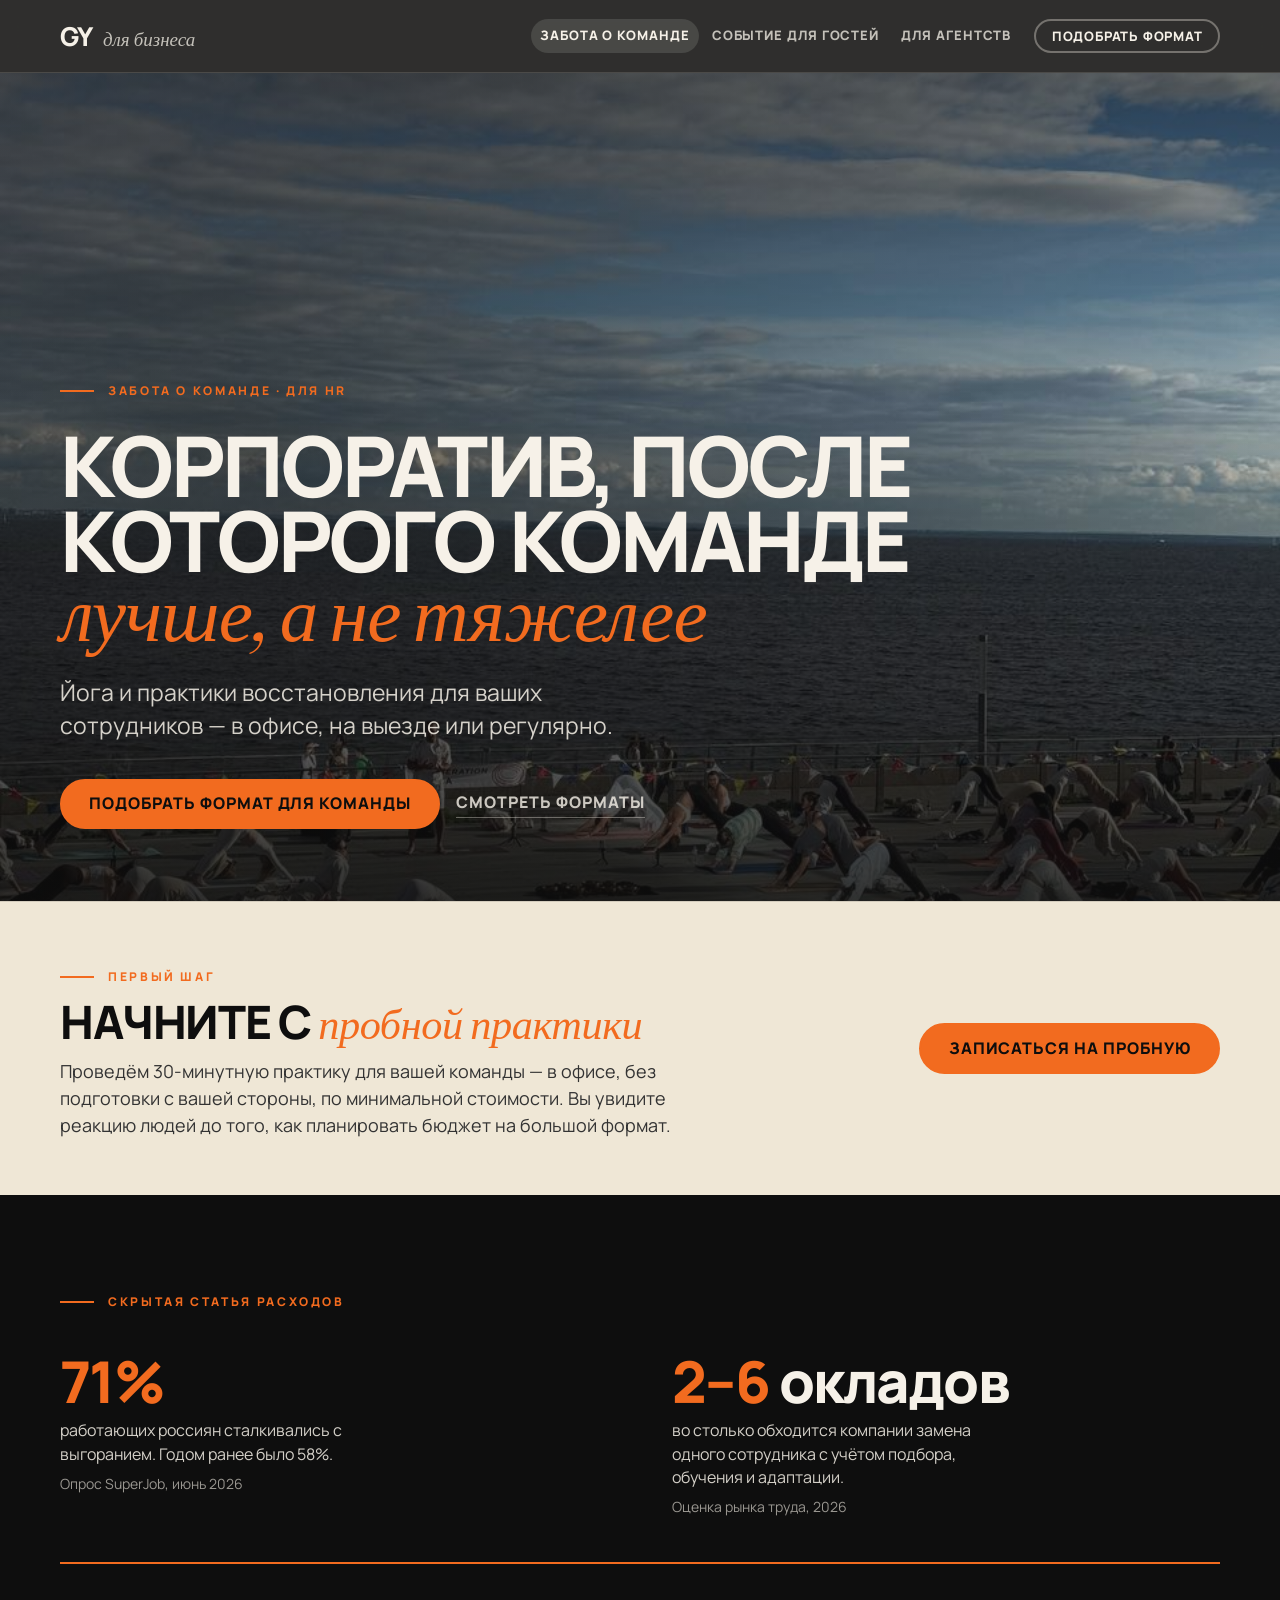
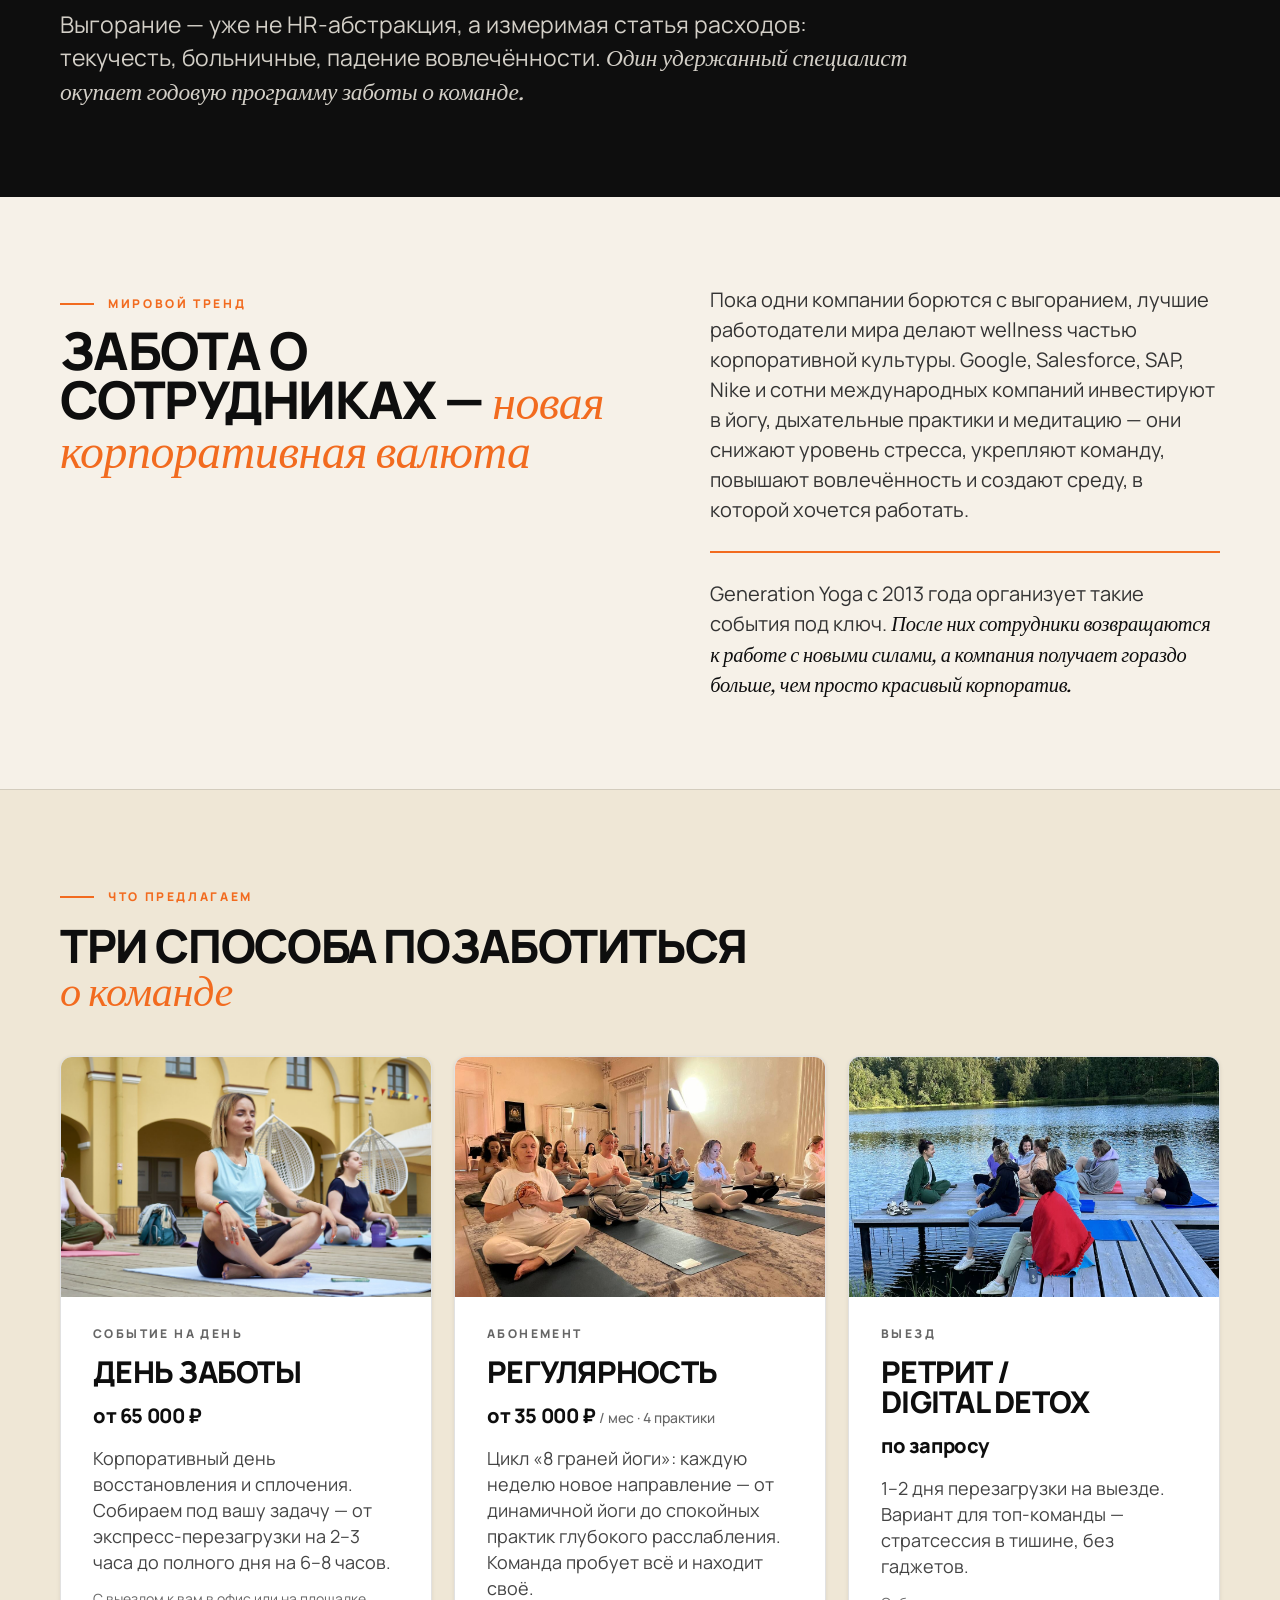
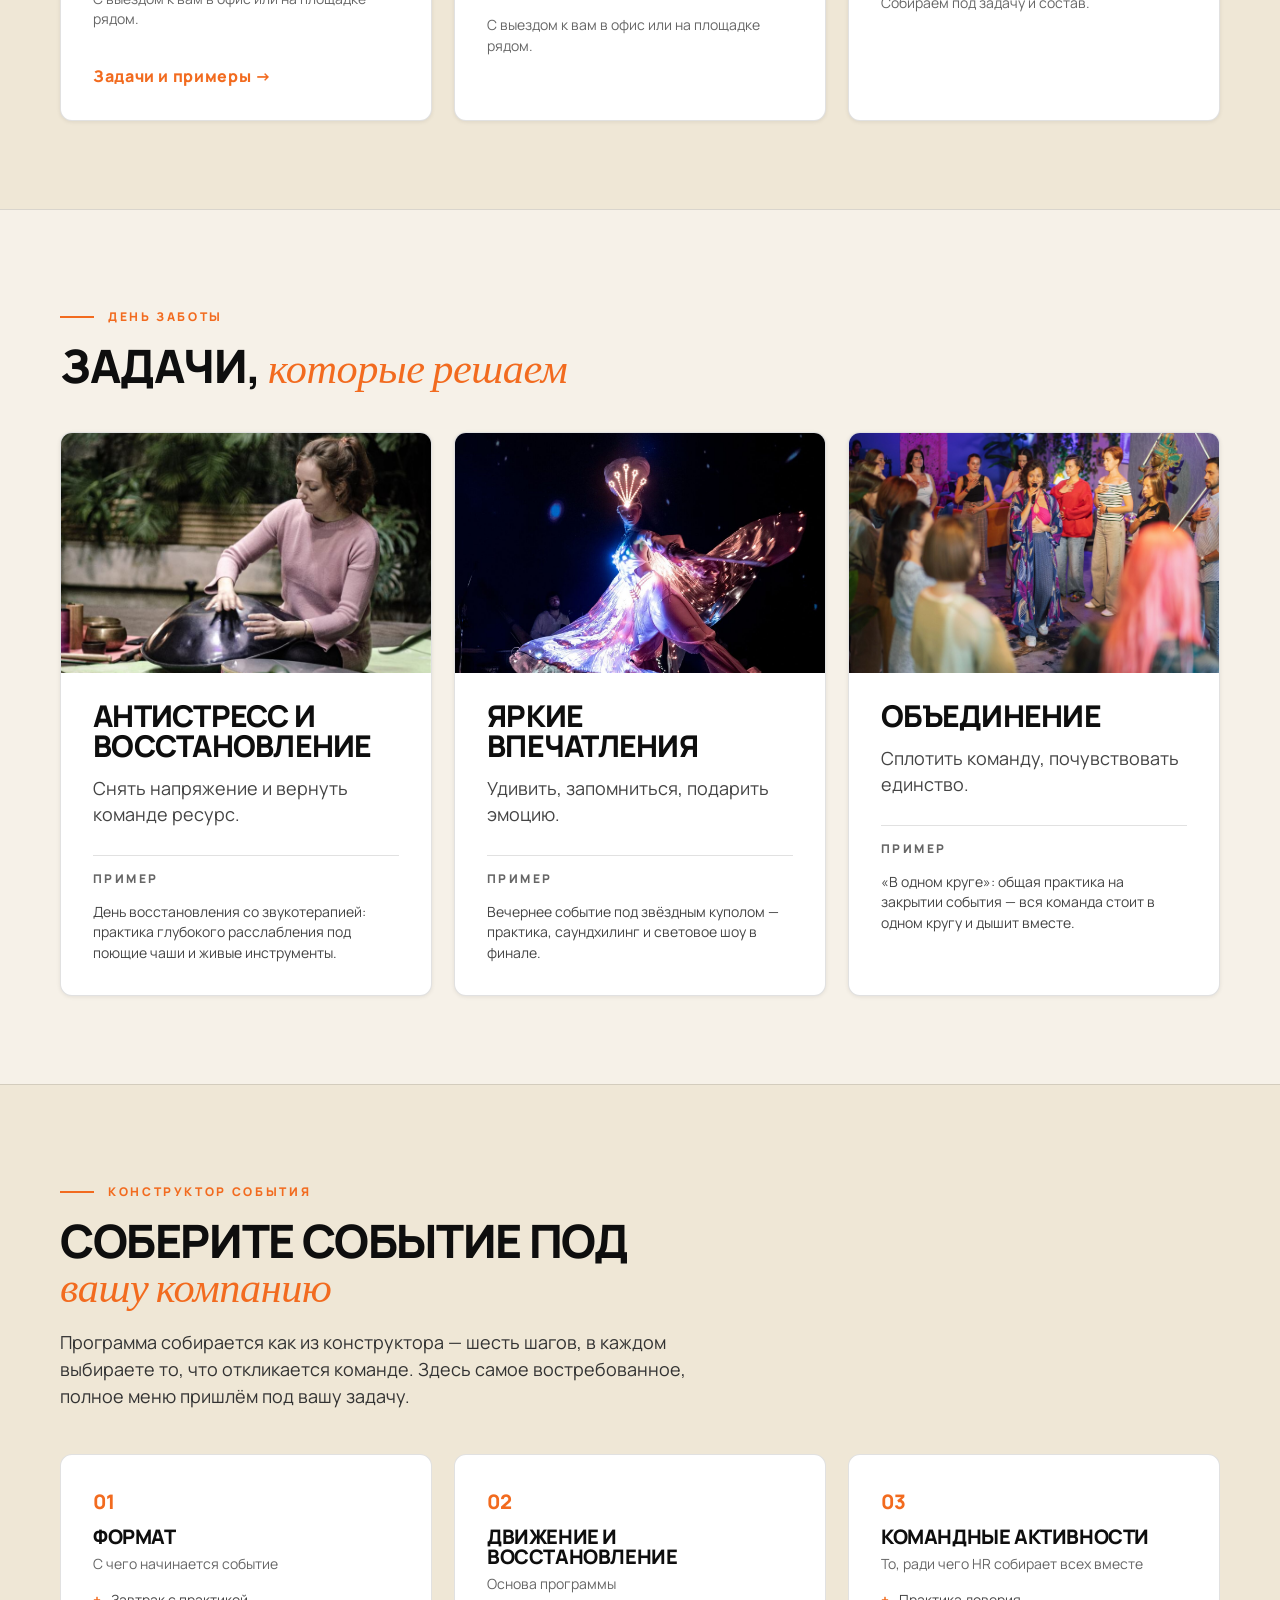
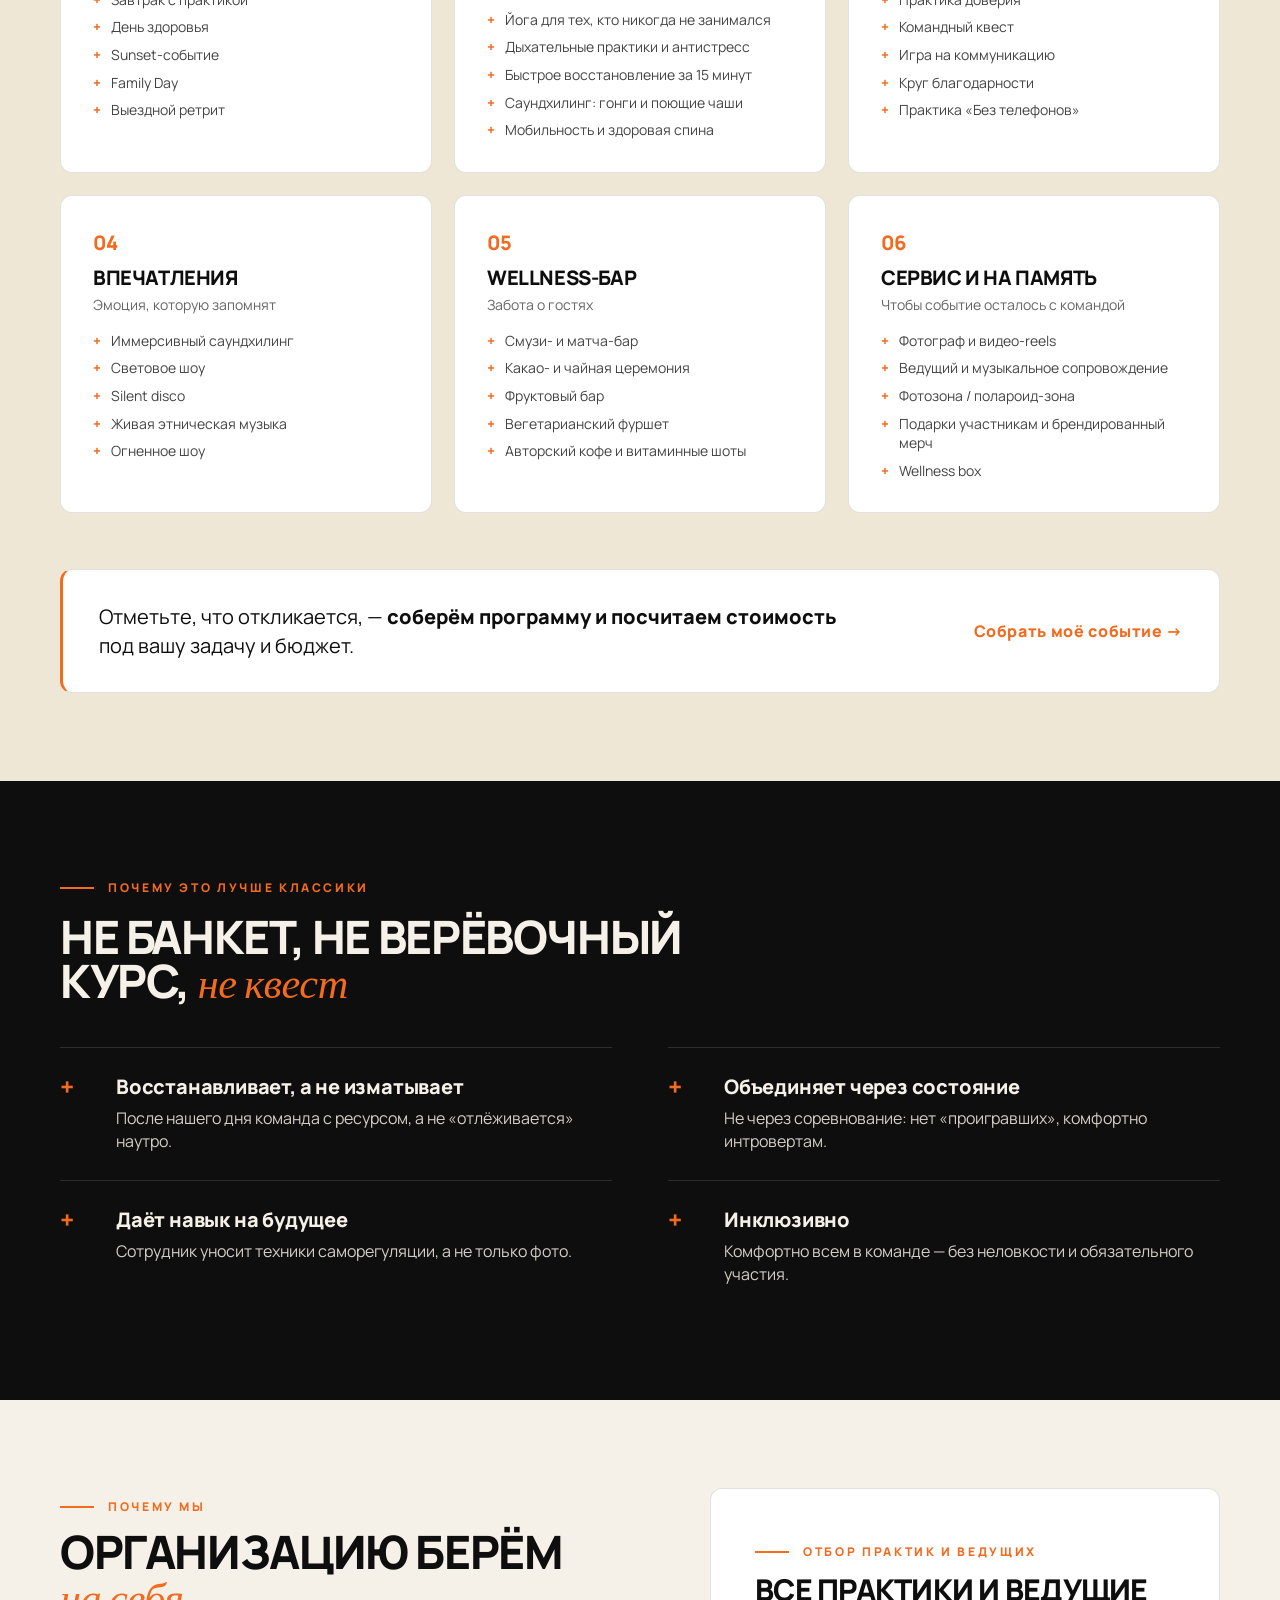
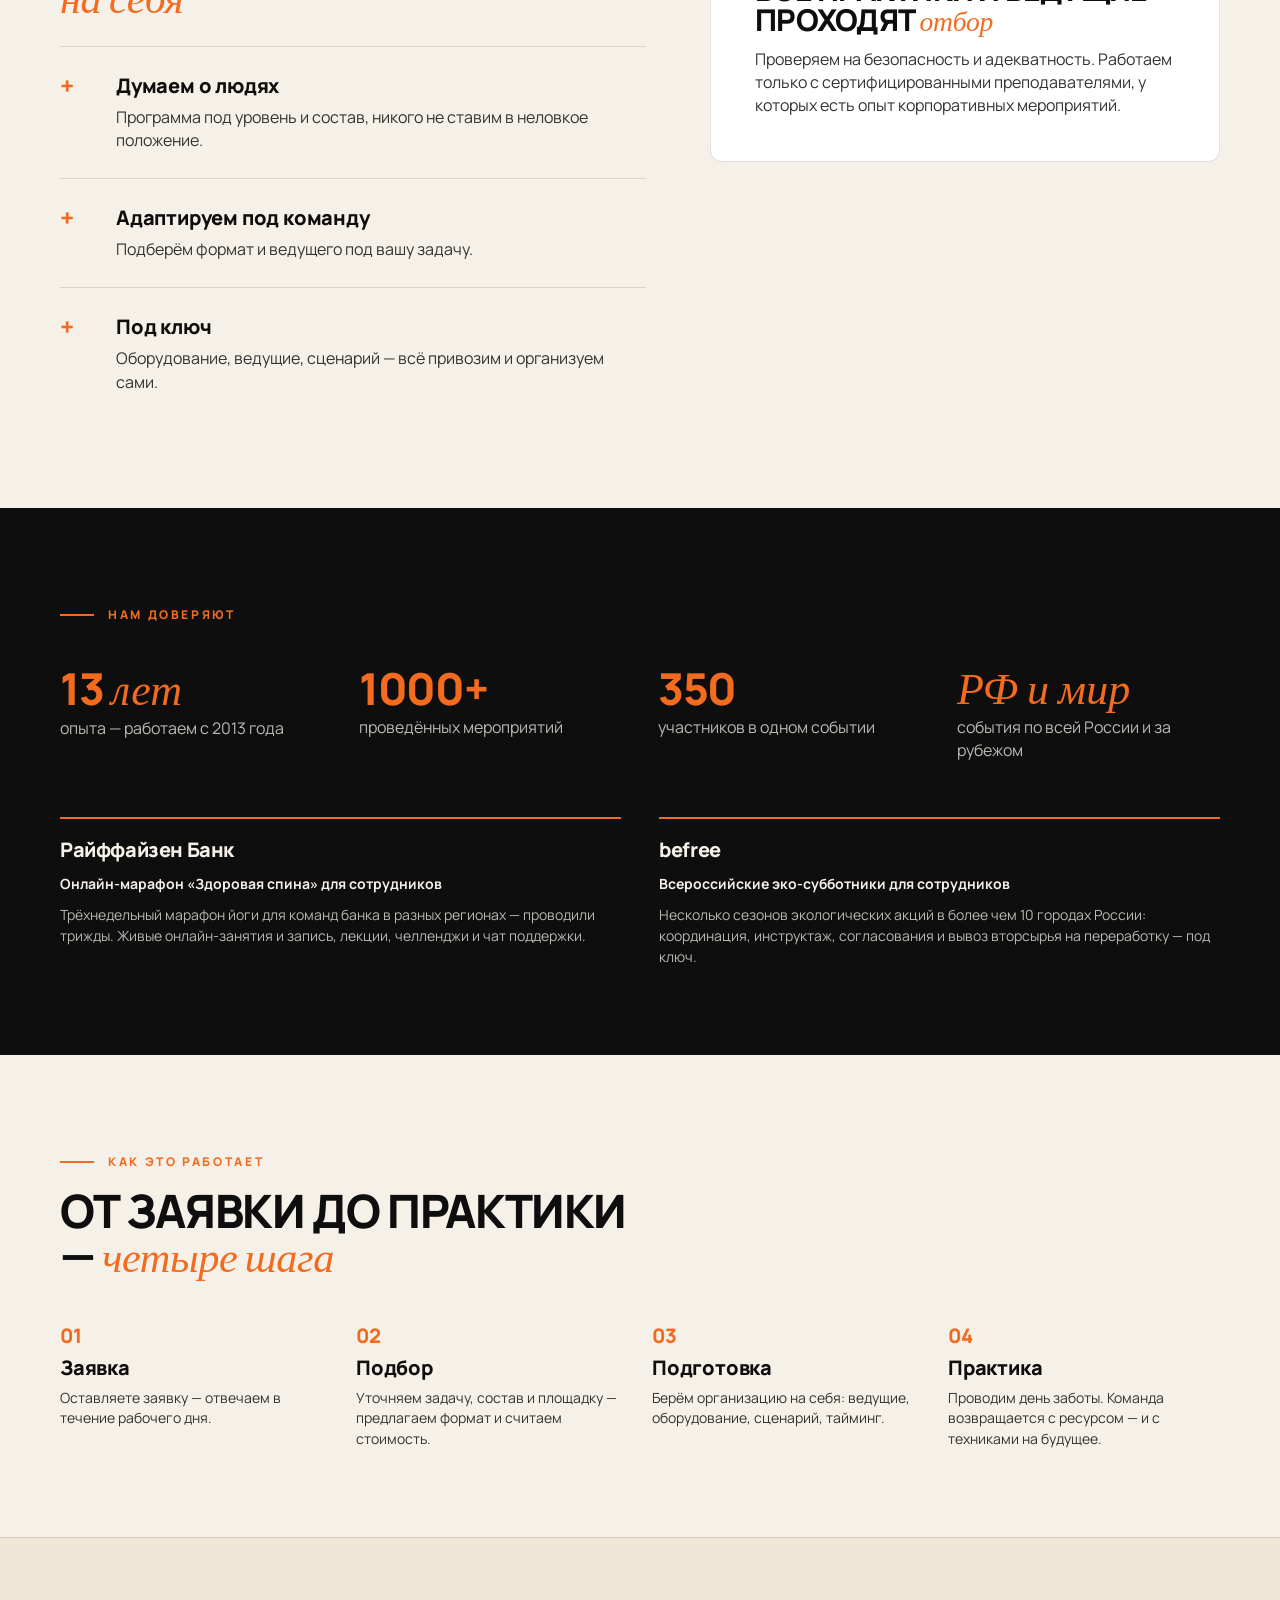
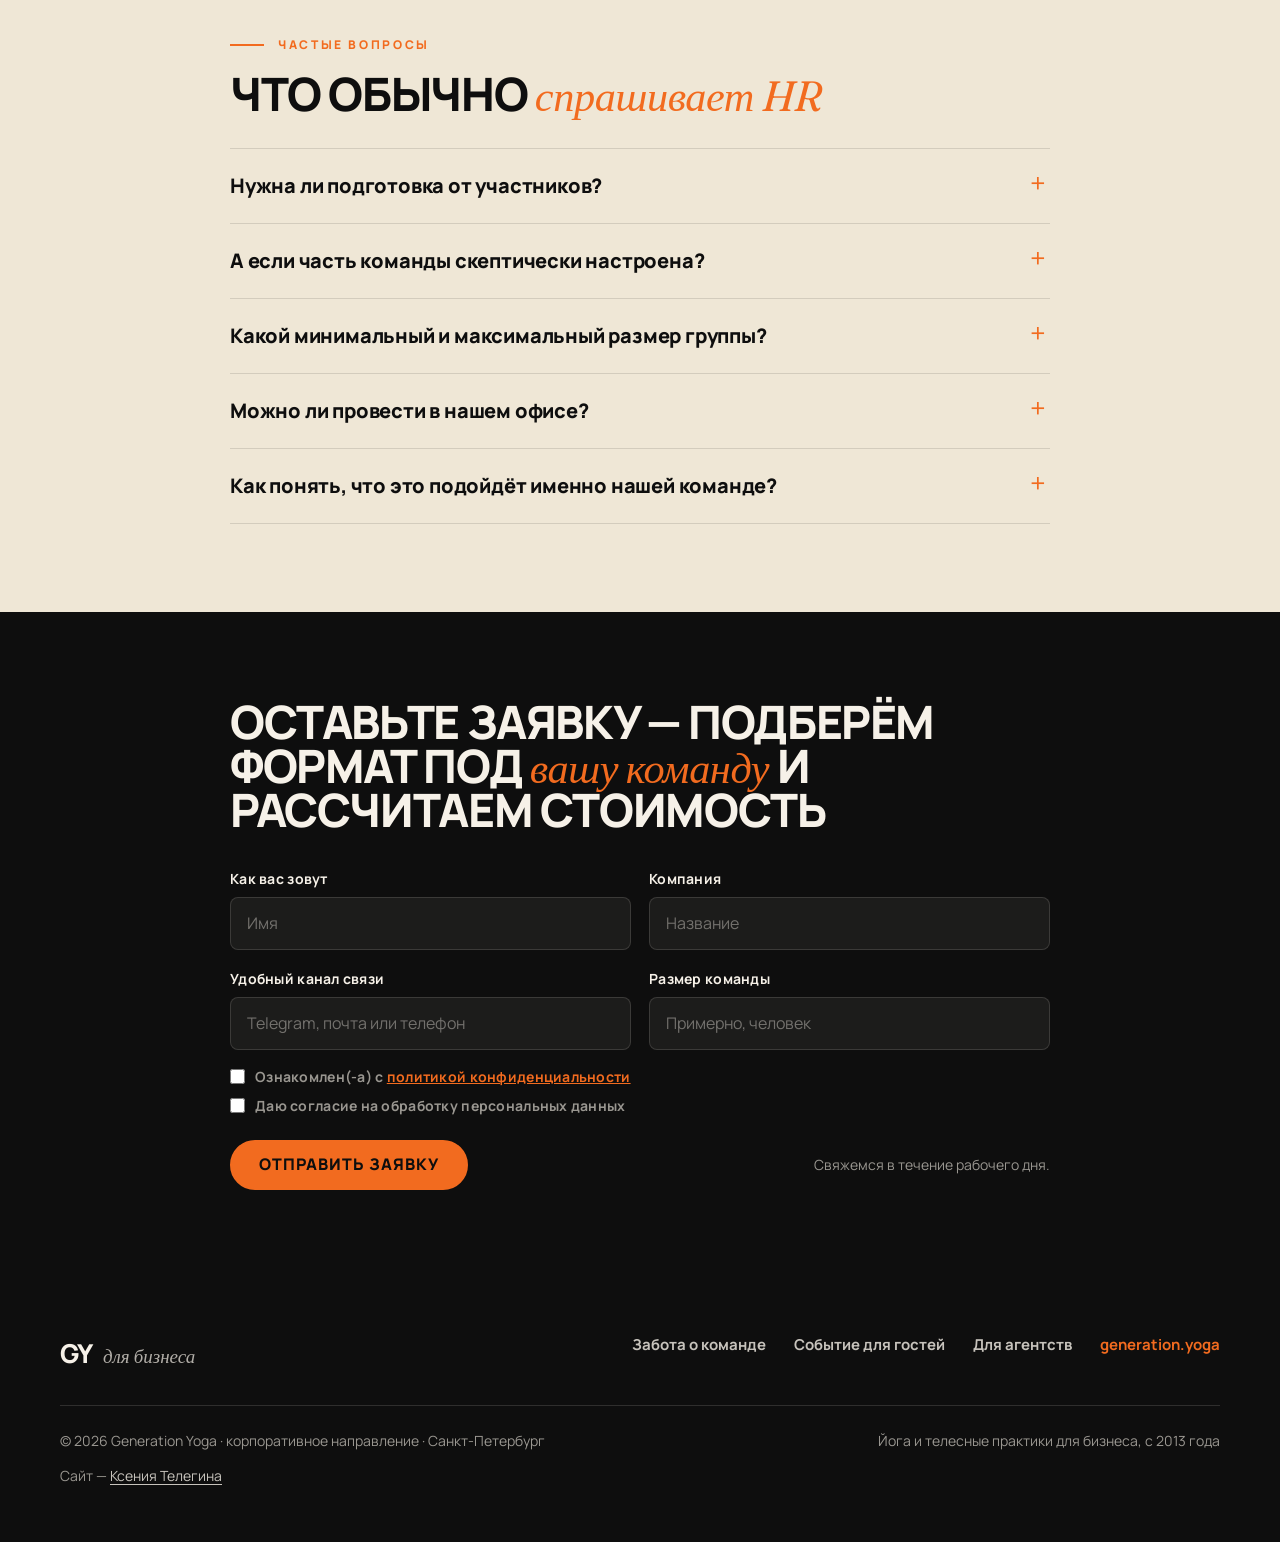
<file: hr/index.html>
<!DOCTYPE html>
<html lang="ru">
<head>
  <meta charset="utf-8">
  <meta name="viewport" content="width=device-width, initial-scale=1">
  <script>document.documentElement.className += " js";</script>
  <title>Забота о команде — Generation Yoga для бизнеса</title>
  <meta name="description" content="Корпоратив, после которого команде лучше, а не тяжелее. Йога и практики восстановления для сотрудников — в офисе, на выезде или регулярно. Санкт-Петербург.">
  <link rel="icon" href="../favicon.ico" sizes="any">
  <link rel="apple-touch-icon" href="../apple-touch-icon.png">
  <link rel="canonical" href="https://corporate.generation.yoga/hr/">
  <meta property="og:type" content="website">
  <meta property="og:site_name" content="Generation Yoga для бизнеса">
  <meta property="og:locale" content="ru_RU">
  <meta property="og:url" content="https://corporate.generation.yoga/hr/">
  <meta property="og:title" content="Забота о команде — Generation Yoga для бизнеса">
  <meta property="og:description" content="Корпоратив, после которого команде лучше, а не тяжелее. Йога и практики восстановления для сотрудников — в офисе, на выезде или регулярно. Санкт-Петербург.">
  <meta property="og:image" content="https://corporate.generation.yoga/assets/og/og-hr.jpg">
  <meta property="og:image:width" content="1200">
  <meta property="og:image:height" content="630">
  <meta name="twitter:card" content="summary_large_image">
  <link rel="preconnect" href="https://fonts.googleapis.com">
  <link rel="preconnect" href="https://fonts.gstatic.com" crossorigin>
  <link href="https://fonts.googleapis.com/css2?family=Fraunces:ital,opsz,wght@0,9..144,400;0,9..144,500;1,9..144,400;1,9..144,500&family=Manrope:wght@400..800&display=swap" rel="stylesheet">
  <link rel="stylesheet" href="../assets/css/site.css">
  <script type="application/ld+json">
{
  "@context": "https://schema.org",
  "@type": "Service",
  "name": "Забота о команде: корпоративные йога-практики",
  "description": "День заботы, регулярные практики и выездные ретриты для сотрудников — в офисе, на площадке или на выезде. Санкт-Петербург.",
  "serviceType": "Корпоративные йога-практики",
  "provider": {
    "@id": "https://corporate.generation.yoga/#org"
  },
  "areaServed": {
    "@type": "City",
    "name": "Санкт-Петербург"
  },
  "audience": {
    "@type": "Audience",
    "audienceType": "HR-менеджеры и руководители компаний"
  },
  "url": "https://corporate.generation.yoga/hr/"
}
  </script>
  <script type="application/ld+json">
{
  "@context": "https://schema.org",
  "@type": "BreadcrumbList",
  "itemListElement": [
    {
      "@type": "ListItem",
      "position": 1,
      "name": "GY для бизнеса",
      "item": "https://corporate.generation.yoga/"
    },
    {
      "@type": "ListItem",
      "position": 2,
      "name": "Забота о команде",
      "item": "https://corporate.generation.yoga/hr/"
    }
  ]
}
  </script>
  <script type="application/ld+json">
{
  "@context": "https://schema.org",
  "@type": "FAQPage",
  "mainEntity": [
    {
      "@type": "Question",
      "name": "Нужна ли подготовка от участников?",
      "acceptedAnswer": {
        "@type": "Answer",
        "text": "Нет. Приходят в обычной офисной одежде, коврики и всё оборудование привозим мы. Для практик в офисе достаточно переговорки или свободной зоны."
      }
    },
    {
      "@type": "Question",
      "name": "А если часть команды скептически настроена?",
      "acceptedAnswer": {
        "@type": "Answer",
        "text": "Это нормально и ожидаемо. Программы построены так, что комфортно даже самому консервативному человеку: без «эзотерики», без обязательного участия, без неловких моментов. Скептики обычно уходят самыми довольными."
      }
    },
    {
      "@type": "Question",
      "name": "Какой минимальный и максимальный размер группы?",
      "acceptedAnswer": {
        "@type": "Answer",
        "text": "От 5 до 350 человек. Под большие группы подбираем площадку и нескольких ведущих."
      }
    },
    {
      "@type": "Question",
      "name": "Можно ли провести в нашем офисе?",
      "acceptedAnswer": {
        "@type": "Answer",
        "text": "Да, это самый частый формат. Приезжаем со всем своим, вам ничего не нужно готовить."
      }
    },
    {
      "@type": "Question",
      "name": "Как понять, что это подойдёт именно нашей команде?",
      "acceptedAnswer": {
        "@type": "Answer",
        "text": "Программы собираем под уровень и состав: расскажите в заявке, кто ваши люди и какую задачу решаете, — предложим формат и рассчитаем стоимость."
      }
    }
  ]
}
  </script>
</head>
<body>
  <a class="skip-link" href="#main">К содержимому</a>
  <header class="site-header on-ink" data-hero-dark data-page="hr">
    <div class="wrap header-row">
      <a class="brand" href="../"><b>GY</b><span>для бизнеса</span></a>
      <nav class="aud-nav" aria-label="Аудитории">
        <a href="../hr/" aria-current="page">Забота о команде</a>
        <a href="../pr/">Событие для гостей</a>
        <a href="../agency/">Для агентств</a>
        <a class="btn btn--ghost header-cta" href="#zayavka" data-cta="header:hr">Подобрать формат</a>
      </nav>
      <button class="burger" aria-label="Меню" aria-expanded="false">
        <svg width="18" height="12" viewBox="0 0 18 12" fill="none"><path d="M0 1h18M0 6h18M0 11h18" stroke="currentColor" stroke-width="1.5"/></svg>
      </button>
    </div>
  </header>

  <main id="main">
    <!-- ГЕРОЙ -->
    <section class="hero hero--hr">
      <div class="hero__media">
        <img src="../assets/img/yoga-embankment.jpg" fetchpriority="high" alt="Команда на йога-практике на набережной у залива">
      </div>
      <div class="hero__inner wrap">
        <span class="eyebrow">Забота о команде · для HR</span>
        <h1>Корпоратив, после которого команде <em>лучше, а не тяжелее</em></h1>
        <p class="hero__sub">Йога и практики восстановления для ваших сотрудников — в офисе, на выезде или регулярно.</p>
        <div class="cta-row">
          <a class="btn" href="#zayavka" data-cta="hero:hr">Подобрать формат для команды</a>
          <a class="link-under" href="#formaty" data-cta="hero:formaty">Смотреть форматы</a>
        </div>
      </div>
    </section>

    <!-- ДЕМО (главное действие для холодного трафика) -->
    <section class="section section--tight demo-band on-cream" id="demo">
      <div class="wrap inner">
        <div>
          <span class="eyebrow">Первый шаг</span>
          <h2 class="mt-s">Начните с <em>пробной практики</em></h2>
          <p>Проведём 30-минутную практику для вашей команды — в офисе, без подготовки с вашей стороны, по минимальной стоимости. Вы увидите реакцию людей до того, как планировать бюджет на большой формат.</p>
        </div>
        <a class="btn" href="#zayavka" data-cta="band:demo">Записаться на пробную</a>
      </div>
    </section>

    <!-- БОЛЬ + ЦИФРЫ -->
    <section class="section on-ink">
      <div class="wrap is-observe reveal">
        <span class="eyebrow">Скрытая статья расходов</span>
        <div class="stat-row mt-l">
          <div class="stat">
            <div class="num"><em>71%</em></div>
            <p class="cap">работающих россиян сталкивались с выгоранием. Годом ранее было 58%.</p>
            <span class="src">Опрос SuperJob, июнь 2026</span>
          </div>
          <div class="stat">
            <div class="num"><em>2–6</em> окладов</div>
            <p class="cap">во столько обходится компании замена одного сотрудника с учётом подбора, обучения и адаптации.</p>
            <span class="src">Оценка рынка труда, 2026</span>
          </div>
        </div>
        <div class="rule mt-l"></div>
        <p class="lede lede--wide mt-l">Выгорание — уже не HR-абстракция, а измеримая статья расходов: текучесть, больничные, падение вовлечённости. <em class="serif">Один удержанный специалист окупает годовую программу заботы о команде.</em></p>
      </div>
    </section>

    <!-- МИРОВОЙ ТРЕНД -->
    <section class="section">
      <div class="wrap split">
        <div class="is-observe reveal">
          <span class="eyebrow">Мировой тренд</span>
          <h2 class="h2--lg mt-s">Забота о сотрудниках — <em>новая корпоративная валюта</em></h2>
        </div>
        <div class="is-observe reveal" data-delay="1">
          <p class="measure p-lg">Пока одни компании борются с выгоранием, лучшие работодатели мира делают wellness частью корпоративной культуры. Google, Salesforce, SAP, Nike и сотни международных компаний инвестируют в йогу, дыхательные практики и медитацию — они снижают уровень стресса, укрепляют команду, повышают вовлечённость и создают среду, в которой хочется работать.</p>
          <div class="rule mt-m"></div>
          <p class="mt-m measure p-lg">Generation Yoga с 2013 года организует такие события под ключ. <em class="serif serif--ink">После них сотрудники возвращаются к работе с новыми силами, а компания получает гораздо больше, чем просто красивый корпоратив.</em></p>
        </div>
      </div>
    </section>

    <!-- ЧТО ПРЕДЛАГАЕМ -->
    <section class="section on-cream" id="formaty" data-track-view="pricing">
      <div class="wrap">
        <div class="section-head is-observe reveal">
          <span class="eyebrow">Что предлагаем</span>
          <h2>Три способа позаботиться <em>о команде</em></h2>
        </div>
        <div class="cards cards--3 is-observe reveal">
          <article class="card">
            <figure class="card__photo"><img src="../assets/img/courtyard-meditation.jpg" alt="Участники медитируют во внутреннем дворе с подвесными креслами" loading="lazy" decoding="async"></figure>
            <div class="card__body">
              <span class="tag">Событие на день</span>
              <h3>День заботы</h3>
              <div class="price">от 65 000 ₽</div>
              <p>Корпоративный день восстановления и сплочения. Собираем под вашу задачу — от экспресс-перезагрузки на 2–3 часа до полного дня на 6–8 часов.</p>
              <span class="fine">С выездом к вам в офис или на площадке рядом.</span>
              <a class="link-arw" href="#concepts" data-cta="card:concepts">Задачи и примеры →</a>
            </div>
          </article>
          <article class="card">
            <figure class="card__photo"><img src="../assets/img/hall-practice.jpg" alt="Еженедельная практика: группа на ковриках, ведущая с поющей чашей" loading="lazy" decoding="async"></figure>
            <div class="card__body">
              <span class="tag">Абонемент</span>
              <h3>Регулярность</h3>
              <div class="price">от 35 000 ₽<small> / мес · 4 практики</small></div>
              <p>Цикл «8 граней йоги»: каждую неделю новое направление — от динамичной йоги до спокойных практик глубокого расслабления. Команда пробует всё и находит своё.</p>
              <span class="fine">С выездом к вам в офис или на площадке рядом.</span>
            </div>
          </article>
          <article class="card">
            <figure class="card__photo"><img src="../assets/img/retreat-lake.jpg" alt="Выездной ретрит: небольшая группа сидит в кругу на деревянном пирсе у лесного озера" loading="lazy" decoding="async"></figure>
            <div class="card__body">
              <span class="tag">Выезд</span>
              <h3>Ретрит / Digital Detox</h3>
              <div class="price">по запросу</div>
              <p>1–2 дня перезагрузки на выезде. Вариант для топ-команды — стратсессия в тишине, без гаджетов.</p>
              <span class="fine">Собираем под задачу и состав.</span>
            </div>
          </article>
        </div>
      </div>
    </section>

    <!-- ЗАДАЧИ, КОТОРЫЕ РЕШАЕМ -->
    <section class="section" id="concepts">
      <div class="wrap">
        <div class="section-head is-observe reveal">
          <span class="eyebrow">День заботы</span>
          <h2>Задачи, <em>которые решаем</em></h2>
        </div>

        <div class="cards cards--3 is-observe reveal">
          <article class="card">
            <figure class="card__photo card__photo--anchor-top"><img src="../assets/img/hang-drum.jpg" alt="Практика расслабления под живой инструмент среди зелени" loading="lazy" decoding="async"></figure>
            <div class="card__body">
              <h3>Антистресс и восстановление</h3>
              <p>Снять напряжение и вернуть команде ресурс.</p>
              <div class="rule--hair rule mt-s"></div>
              <span class="tag">Пример</span>
              <p class="p-sm">День восстановления со звукотерапией: практика глубокого расслабления под поющие чаши и живые инструменты.</p>
            </div>
          </article>
          <article class="card">
            <figure class="card__photo"><img src="../assets/img/light-show.jpg" alt="Световое шоу: артистка в светящемся костюме на тёмной сцене" loading="lazy" decoding="async"></figure>
            <div class="card__body">
              <h3>Яркие впечатления</h3>
              <p>Удивить, запомниться, подарить эмоцию.</p>
              <div class="rule--hair rule mt-s"></div>
              <span class="tag">Пример</span>
              <p class="p-sm">Вечернее событие под звёздным куполом — практика, саундхилинг и световое шоу в финале.</p>
            </div>
          </article>
          <article class="card">
            <figure class="card__photo"><img src="../assets/img/unity-circle.jpg" alt="Участники события стоят в общем кругу, ладони на сердце" loading="lazy" decoding="async"></figure>
            <div class="card__body">
              <h3>Объединение</h3>
              <p>Сплотить команду, почувствовать единство.</p>
              <div class="rule--hair rule mt-s"></div>
              <span class="tag">Пример</span>
              <p class="p-sm">«В одном круге»: общая практика на закрытии события — вся команда стоит в одном кругу и дышит вместе.</p>
            </div>
          </article>
        </div>
      </div>
    </section>

    <!-- КОНСТРУКТОР СОБЫТИЯ -->
    <section class="section on-cream" id="konstruktor">
      <div class="wrap">
        <div class="section-head is-observe reveal">
          <span class="eyebrow">Конструктор события</span>
          <h2>Соберите событие под <em>вашу компанию</em></h2>
          <p>Программа собирается как из конструктора — шесть шагов, в каждом выбираете то, что откликается команде. Здесь самое востребованное, полное меню пришлём под вашу задачу.</p>
        </div>

        <div class="builder is-observe reveal">
          <div class="b-step">
            <h3>Формат</h3>
            <span class="sub">С чего начинается событие</span>
            <ul>
              <li>Завтрак с практикой</li>
              <li>День здоровья</li>
              <li>Sunset-событие</li>
              <li>Family Day</li>
              <li>Выездной ретрит</li>
            </ul>
          </div>
          <div class="b-step">
            <h3>Движение и восстановление</h3>
            <span class="sub">Основа программы</span>
            <ul>
              <li>Йога для тех, кто никогда не занимался</li>
              <li>Дыхательные практики и антистресс</li>
              <li>Быстрое восстановление за 15 минут</li>
              <li>Саундхилинг: гонги и поющие чаши</li>
              <li>Мобильность и здоровая спина</li>
            </ul>
          </div>
          <div class="b-step">
            <h3>Командные активности</h3>
            <span class="sub">То, ради чего HR собирает всех вместе</span>
            <ul>
              <li>Практика доверия</li>
              <li>Командный квест</li>
              <li>Игра на коммуникацию</li>
              <li>Круг благодарности</li>
              <li>Практика «Без телефонов»</li>
            </ul>
          </div>
          <div class="b-step">
            <h3>Впечатления</h3>
            <span class="sub">Эмоция, которую запомнят</span>
            <ul>
              <li>Иммерсивный саундхилинг</li>
              <li>Световое шоу</li>
              <li>Silent disco</li>
              <li>Живая этническая музыка</li>
              <li>Огненное шоу</li>
            </ul>
          </div>
          <div class="b-step">
            <h3>Wellness-бар</h3>
            <span class="sub">Забота о гостях</span>
            <ul>
              <li>Смузи- и матча-бар</li>
              <li>Какао- и чайная церемония</li>
              <li>Фруктовый бар</li>
              <li>Вегетарианский фуршет</li>
              <li>Авторский кофе и витаминные шоты</li>
            </ul>
          </div>
          <div class="b-step">
            <h3>Сервис и на память</h3>
            <span class="sub">Чтобы событие осталось с командой</span>
            <ul>
              <li>Фотограф и видео-reels</li>
              <li>Ведущий и музыкальное сопровождение</li>
              <li>Фотозона / полароид-зона</li>
              <li>Подарки участникам и брендированный мерч</li>
              <li>Wellness box</li>
            </ul>
          </div>
        </div>

        <div class="concept-cta is-observe reveal">
          <span>Отметьте, что откликается, — <b>соберём программу и посчитаем стоимость</b> под вашу задачу и бюджет.</span>
          <a class="link-arw" href="#zayavka" data-cta="builder:custom">Собрать моё событие →</a>
        </div>
      </div>
    </section>

    <!-- ПОЧЕМУ ЭТО ЛУЧШЕ КЛАССИКИ -->
    <section class="section on-ink">
      <div class="wrap">
        <div class="section-head is-observe reveal">
          <span class="eyebrow">Почему это лучше классики</span>
          <h2>Не банкет, не верёвочный курс, <em>не квест</em></h2>
        </div>
        <div class="reasons is-observe reveal">
          <div class="reason"><div><h4>Восстанавливает, а не изматывает</h4><p>После нашего дня команда с ресурсом, а не «отлёживается» наутро.</p></div></div>
          <div class="reason"><div><h4>Объединяет через состояние</h4><p>Не через соревнование: нет «проигравших», комфортно интровертам.</p></div></div>
          <div class="reason"><div><h4>Даёт навык на будущее</h4><p>Сотрудник уносит техники саморегуляции, а не только фото.</p></div></div>
          <div class="reason"><div><h4>Инклюзивно</h4><p>Комфортно всем в команде — без неловкости и обязательного участия.</p></div></div>
        </div>
      </div>
    </section>

    <!-- ПОЧЕМУ МЫ + ОТБОР ВЕДУЩИХ -->
    <section class="section">
      <div class="wrap split">
        <div class="is-observe reveal">
          <span class="eyebrow">Почему мы</span>
          <h2 class="mt-s">Организацию берём <em>на себя</em></h2>
          <div class="reasons reasons--stack">
            <div class="reason"><div><h4>Думаем о людях</h4><p>Программа под уровень и состав, никого не ставим в неловкое положение.</p></div></div>
            <div class="reason"><div><h4>Адаптируем под команду</h4><p>Подберём формат и ведущего под вашу задачу.</p></div></div>
            <div class="reason"><div><h4>Под ключ</h4><p>Оборудование, ведущие, сценарий — всё привозим и организуем сами.</p></div></div>
          </div>
        </div>
        <aside class="is-observe reveal" data-delay="1">
          <div class="leadmag leadmag--stack">
            <div>
              <span class="eyebrow">Отбор практик и ведущих</span>
              <h3 class="mt-s">Все практики и ведущие проходят <em>отбор</em></h3>
              <p>Проверяем на безопасность и адекватность. Работаем только с сертифицированными преподавателями, у которых есть опыт корпоративных мероприятий.</p>
            </div>
          </div>
        </aside>
      </div>
    </section>

    <!-- НАМ ДОВЕРЯЮТ -->
    <section class="section on-ink">
      <div class="wrap is-observe reveal">
        <span class="eyebrow">Нам доверяют</span>
        <div class="facts mt-l">
          <div class="fact"><div class="k">13 <em>лет</em></div><div class="v">опыта — работаем с 2013 года</div></div>
          <div class="fact"><div class="k">1000+</div><div class="v">проведённых мероприятий</div></div>
          <div class="fact"><div class="k">350</div><div class="v">участников в одном событии</div></div>
          <div class="fact"><div class="k k--word">РФ и мир</div><div class="v">события по всей России и за рубежом</div></div>
        </div>
        <div class="cases cases--2">
          <div class="case">
            <div class="who">Райффайзен Банк</div>
            <span class="what">Онлайн-марафон «Здоровая спина» для сотрудников</span>
            <p>Трёхнедельный марафон йоги для команд банка в разных регионах — проводили трижды. Живые онлайн-занятия и запись, лекции, челленджи и чат поддержки.</p>
          </div>
          <div class="case">
            <div class="who">befree</div>
            <span class="what">Всероссийские эко-субботники для сотрудников</span>
            <p>Несколько сезонов экологических акций в более чем 10 городах России: координация, инструктаж, согласования и вывоз вторсырья на переработку — под ключ.</p>
          </div>
        </div>
      </div>
    </section>

    <!-- КАК ЭТО РАБОТАЕТ -->
    <section class="section">
      <div class="wrap">
        <div class="section-head is-observe reveal">
          <span class="eyebrow">Как это работает</span>
          <h2>От заявки до практики — <em>четыре шага</em></h2>
        </div>
        <div class="steps is-observe reveal">
          <div class="step"><h4>Заявка</h4><p>Оставляете заявку — отвечаем в течение рабочего дня.</p></div>
          <div class="step"><h4>Подбор</h4><p>Уточняем задачу, состав и площадку — предлагаем формат и считаем стоимость.</p></div>
          <div class="step"><h4>Подготовка</h4><p>Берём организацию на себя: ведущие, оборудование, сценарий, тайминг.</p></div>
          <div class="step"><h4>Практика</h4><p>Проводим день заботы. Команда возвращается с ресурсом — и с техниками на будущее.</p></div>
        </div>
      </div>
    </section>

    <!-- FAQ -->
    <section class="section on-cream">
      <div class="wrap--narrow">
        <div class="section-head section-head--tight is-observe reveal">
          <span class="eyebrow">Частые вопросы</span>
          <h2>Что обычно <em>спрашивает HR</em></h2>
        </div>
        <div class="faq is-observe reveal">
          <details>
            <summary>Нужна ли подготовка от участников?</summary>
            <div class="ans">Нет. Приходят в обычной офисной одежде, коврики и всё оборудование привозим мы. Для практик в офисе достаточно переговорки или свободной зоны.</div>
          </details>
          <details>
            <summary>А если часть команды скептически настроена?</summary>
            <div class="ans">Это нормально и ожидаемо. Программы построены так, что комфортно даже самому консервативному человеку: без «эзотерики», без обязательного участия, без неловких моментов. Скептики обычно уходят самыми довольными.</div>
          </details>
          <details>
            <summary>Какой минимальный и максимальный размер группы?</summary>
            <div class="ans">От 5 до 350 человек. Под большие группы подбираем площадку и нескольких ведущих.</div>
          </details>
          <details>
            <summary>Можно ли провести в нашем офисе?</summary>
            <div class="ans">Да, это самый частый формат. Приезжаем со всем своим, вам ничего не нужно готовить.</div>
          </details>
          <details>
            <summary>Как понять, что это подойдёт именно нашей команде?</summary>
            <div class="ans">Программы собираем под уровень и состав: расскажите в заявке, кто ваши люди и какую задачу решаете, — предложим формат и рассчитаем стоимость.</div>
          </details>
        </div>
      </div>
    </section>

    <!-- ЗАЯВКА -->
    <section class="section on-ink" id="zayavka">
      <div class="wrap--narrow">
        <div class="form-head is-observe reveal">
          <h2>Оставьте заявку — подберём формат под <em>вашу команду</em> и рассчитаем стоимость</h2>
        </div>

        <form class="is-observe reveal" data-lead="hr-lead" novalidate>
          <div class="form-fields">
            <div class="form-grid">
              <div class="field">
                <label for="name">Как вас зовут</label>
                <input id="name" name="name" type="text" autocomplete="name" placeholder="Имя" minlength="2" pattern=".{2,}" data-error="Напишите, как к вам обращаться" required>
              </div>
              <div class="field">
                <label for="company">Компания</label>
                <input id="company" name="company" type="text" autocomplete="organization" placeholder="Название" minlength="2" pattern=".{2,}" data-error="Название компании — хотя бы пара букв" required>
              </div>
              <div class="field">
                <label for="contact">Удобный канал связи</label>
                <input id="contact" name="contact" type="text" placeholder="Telegram, почта или телефон"
                       pattern="(?:\+?\d[\d\s\(\)\.\-]{7,17}|@[A-Za-z0-9_]{4,32}|(?:https?:\/\/)?t\.me\/[A-Za-z0-9_]{4,32}|[^@\s]+@[^@\s\.]+\.[A-Za-z]{2,})" data-error="Оставьте телеграм (@ник), почту или телефон — иначе нам некуда ответить" required>
              </div>
              <div class="field">
                <label for="size">Размер команды</label>
                <input id="size" name="size" type="text" inputmode="numeric" pattern="[0-9]{1,5}" data-error="Только цифры, примерное число участников" placeholder="Примерно, человек">
              </div>
            </div>
            <label class="hp" aria-hidden="true">Не заполняйте <input type="text" name="website" tabindex="-1" autocomplete="off"></label>
            <input type="hidden" data-track="utm_source" name="utm_source">
            <input type="hidden" data-track="utm_campaign" name="utm_campaign">
            <input type="hidden" data-track="id" name="ref_id">
            <label class="consent"><input type="checkbox" name="policy" required> <span>Ознакомлен(-а) с <a href="../privacy/">политикой конфиденциальности</a></span></label>
            <label class="consent"><input type="checkbox" name="consent" required> <span>Даю согласие на обработку персональных данных</span></label>
            <div class="cta-row cta-row--split">
              <button class="btn" type="submit" data-cta="form:hr-lead">Отправить заявку</button>
              <span class="form-note">Свяжемся в течение рабочего дня.</span>
            </div>
            <span class="form-note form-error" role="alert"></span>
          </div>
          <div class="form-ok">
            <h3>Заявка отправлена</h3>
            <p class="mt-s">Спасибо! Свяжемся с вами в течение рабочего дня и предложим формат под вашу команду. <span class="pill-note">(демо-режим прототипа)</span></p>
          </div>
        </form>
      </div>
    </section>
  </main>

  <footer class="site-footer">
    <div class="wrap">
      <div class="footer-top">
        <a class="brand" href="../"><b>GY</b><span>для бизнеса</span></a>
        <nav class="footer-nav" aria-label="Направления">
          <a href="../hr/">Забота о команде</a>
          <a href="../pr/">Событие для гостей</a>
          <a href="../agency/">Для агентств</a>
          <a class="is-site" href="https://generation.yoga">generation.yoga</a>
        </nav>
      </div>
      <div class="footer-bottom">
        <span>© 2026 Generation Yoga · корпоративное направление · Санкт-Петербург</span>
        <span>Йога и телесные практики для бизнеса, с 2013 года</span>
      </div>
      <div class="footer-author">Сайт — <a href="https://xenaja.github.io/lp/" target="_blank" rel="noopener">Ксения Телегина</a></div>
    </div>
  </footer>

  <script src="../assets/js/site.js"></script>
</body>
</html>
</file>
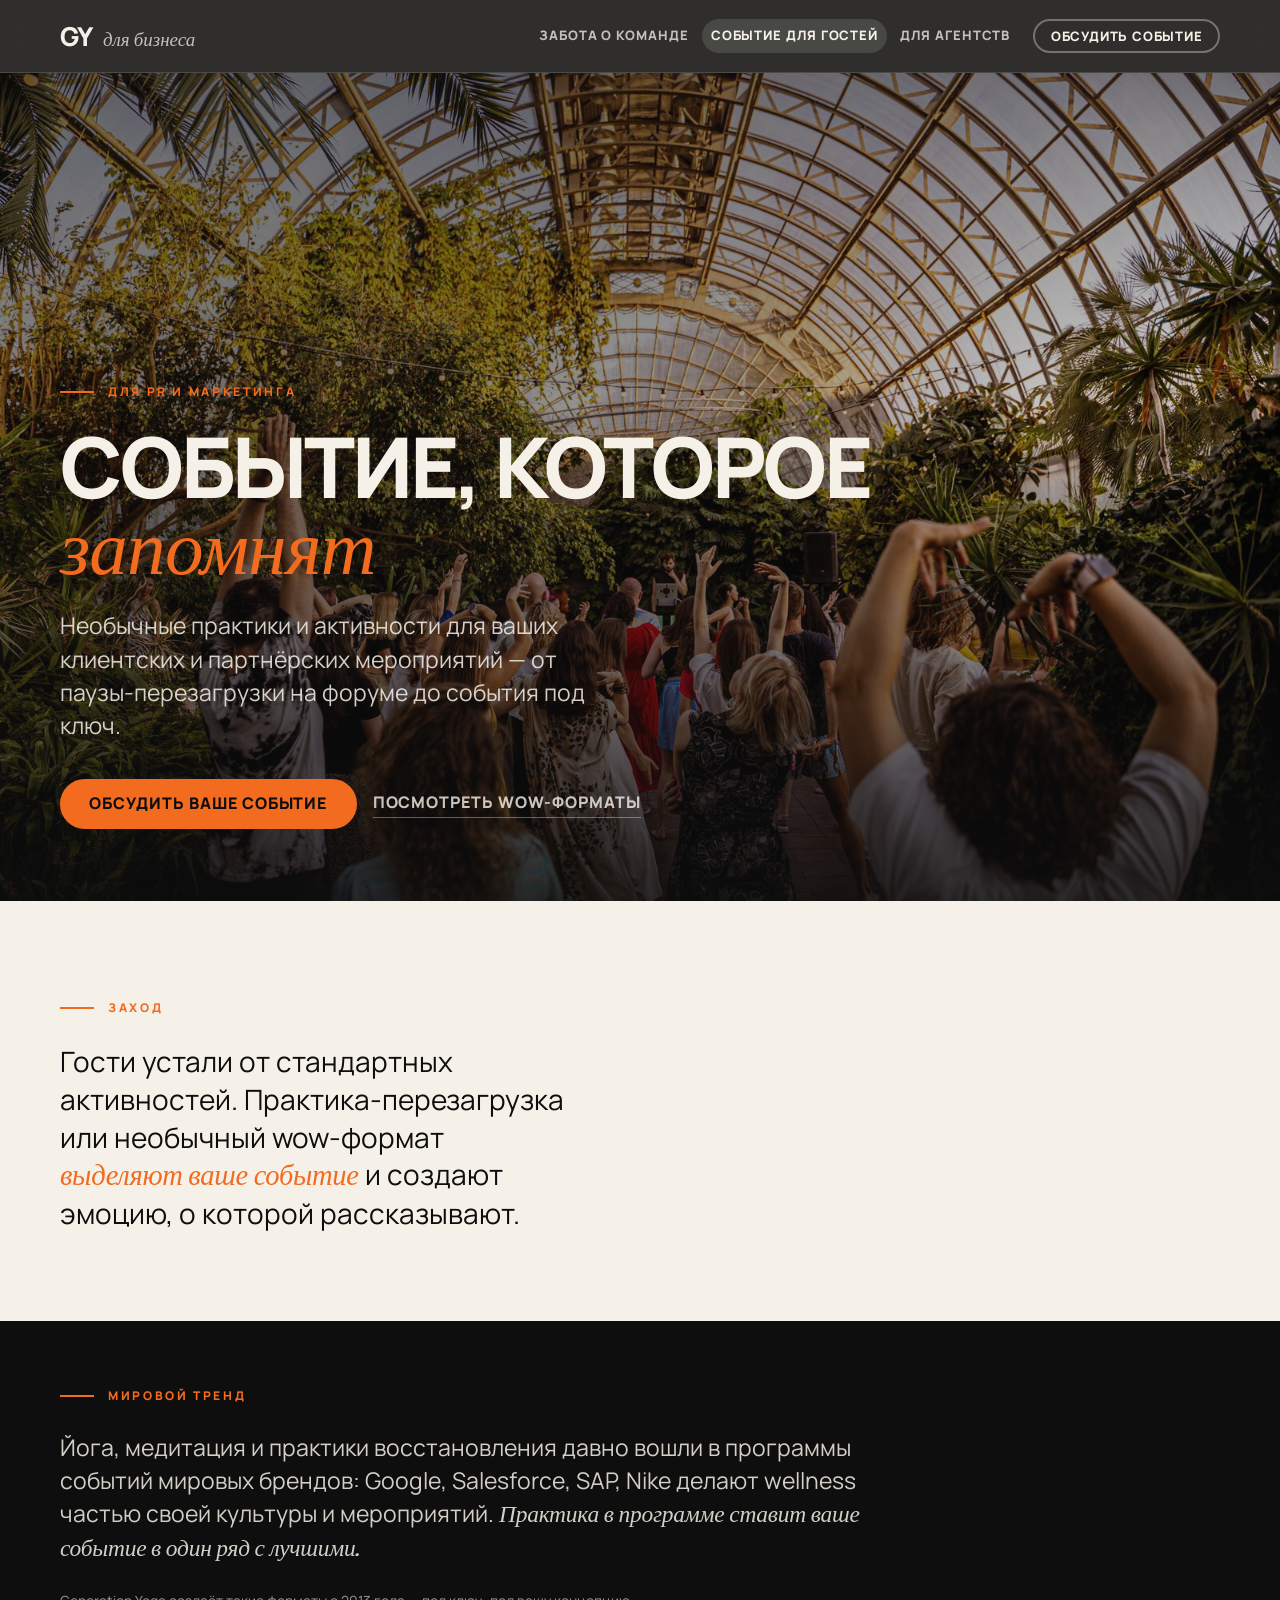
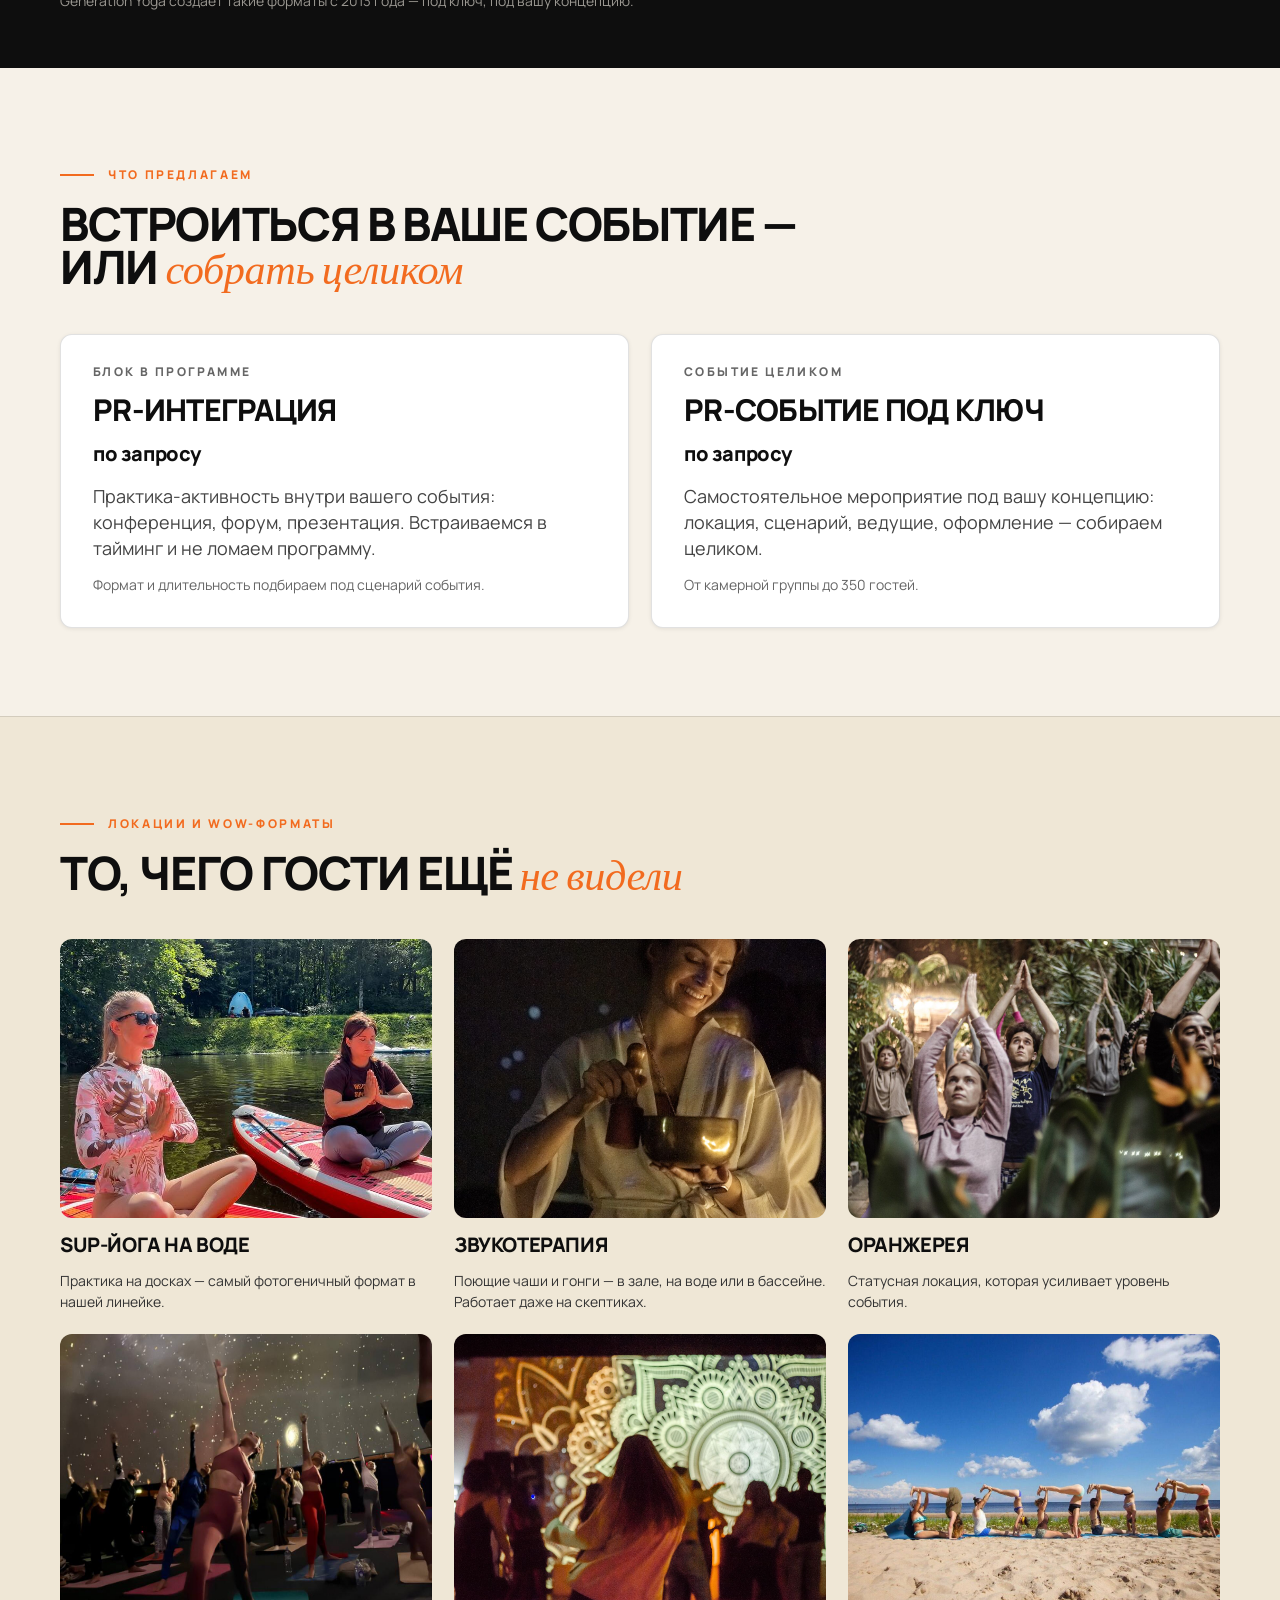
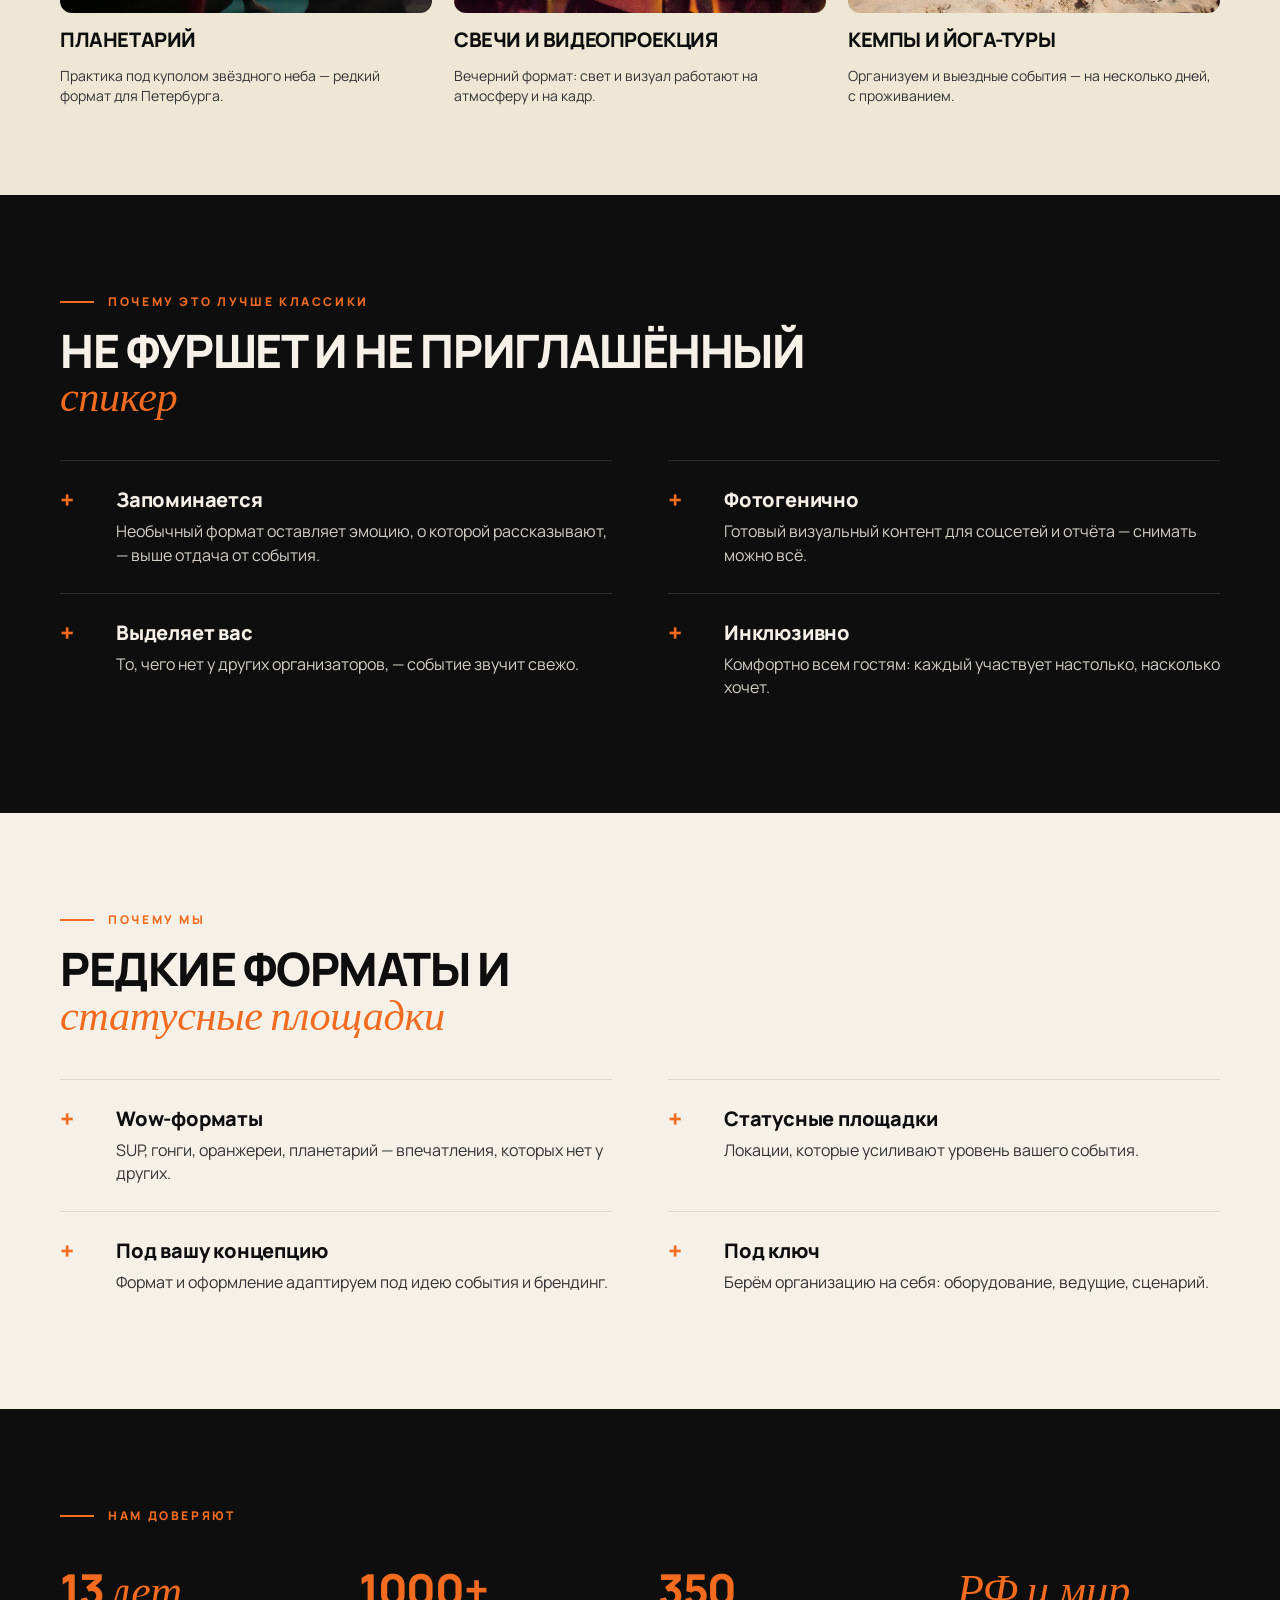
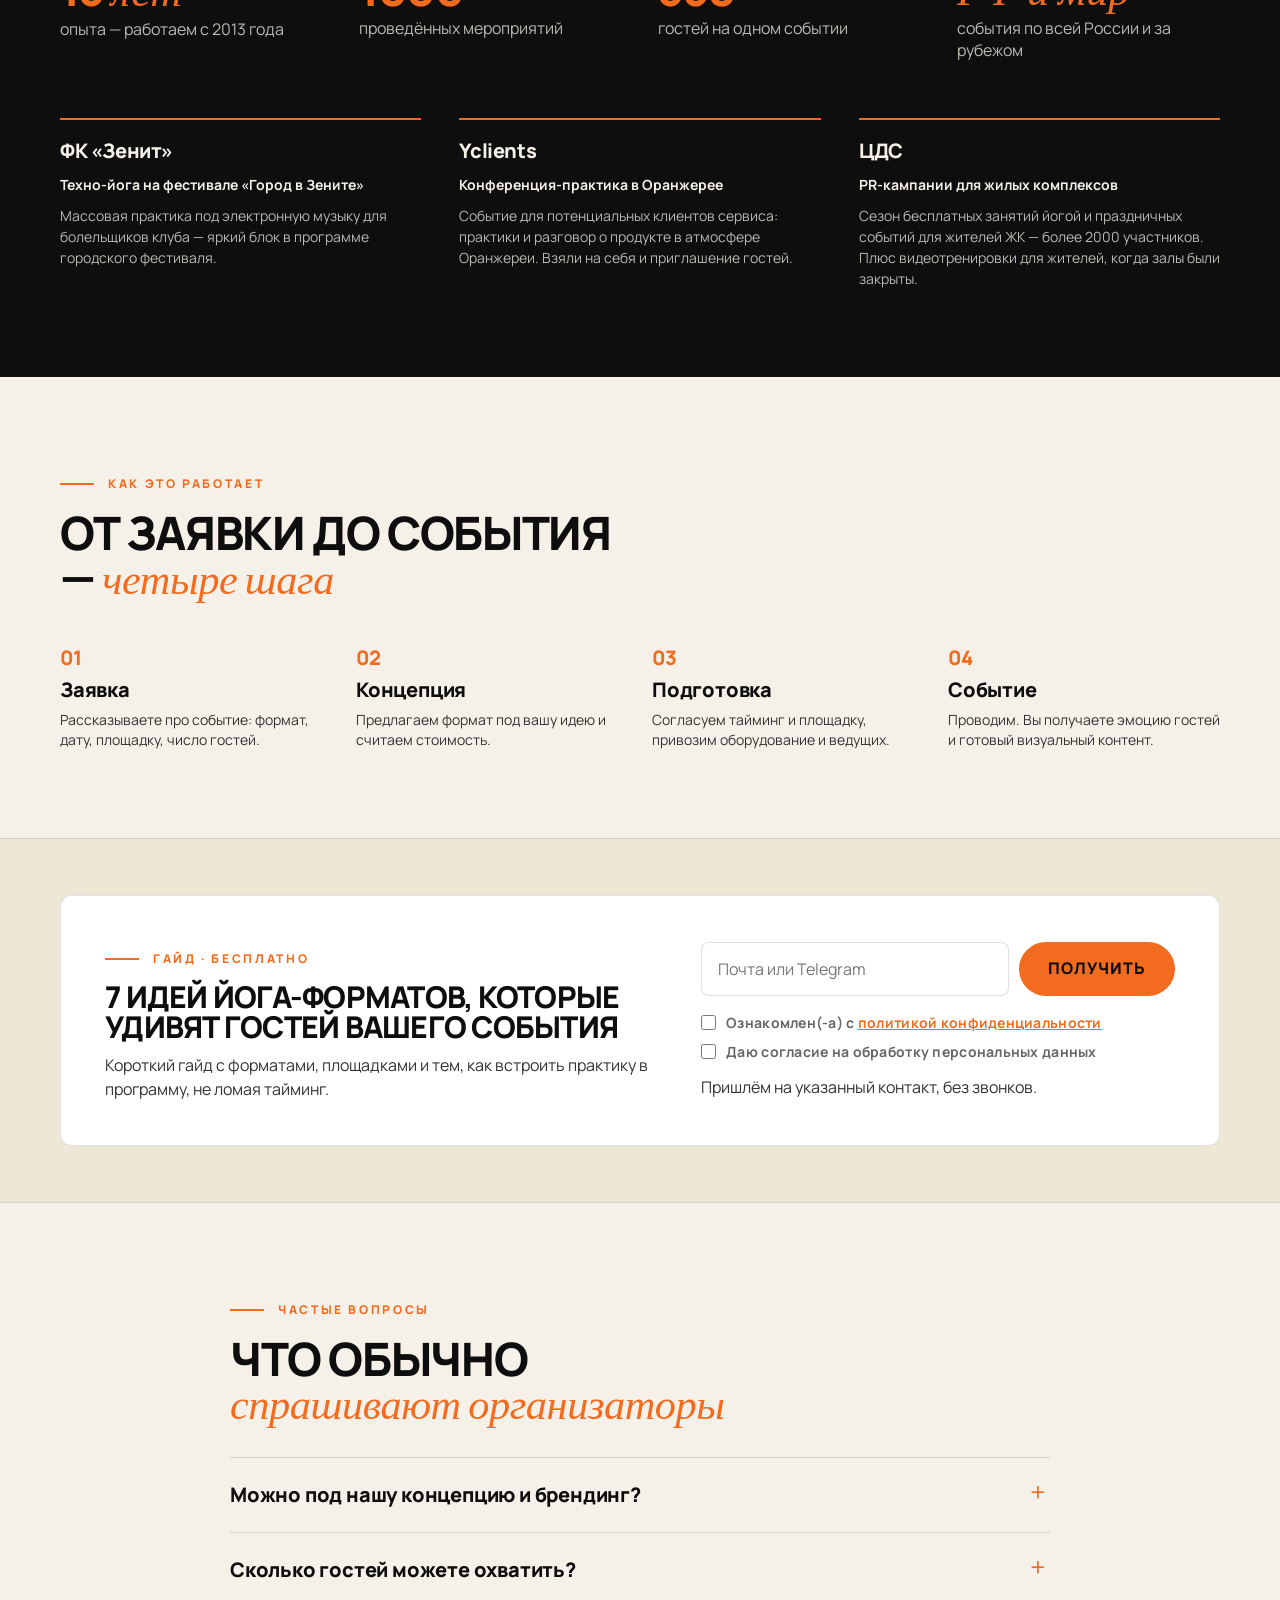
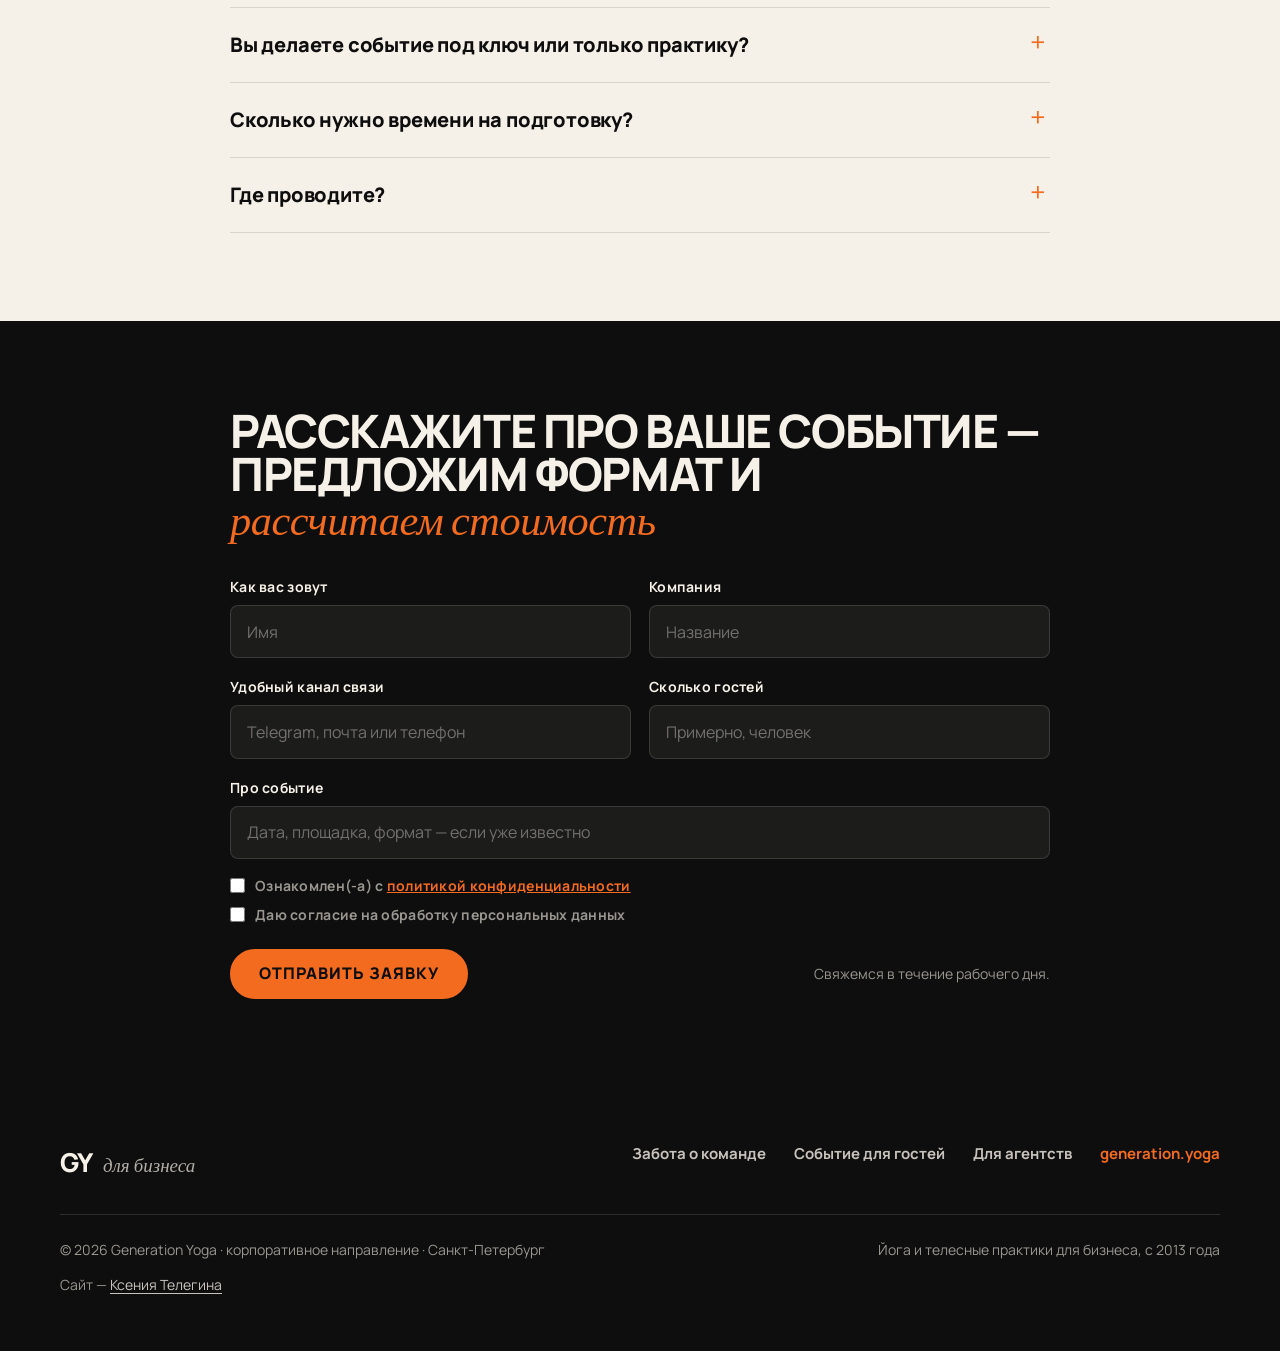
<file: pr/index.html>
<!DOCTYPE html>
<html lang="ru">
<head>
  <meta charset="utf-8">
  <meta name="viewport" content="width=device-width, initial-scale=1">
  <script>document.documentElement.className += " js";</script>
  <title>Событие для клиентов и гостей — Generation Yoga для бизнеса</title>
  <meta name="description" content="Необычные практики и активности для клиентских и партнёрских мероприятий: SUP-йога, звукотерапия, оранжерея, планетарий. Санкт-Петербург, с 2013 года.">
  <link rel="icon" href="../favicon.ico" sizes="any">
  <link rel="apple-touch-icon" href="../apple-touch-icon.png">
  <link rel="canonical" href="https://corporate.generation.yoga/pr/">
  <meta property="og:type" content="website">
  <meta property="og:site_name" content="Generation Yoga для бизнеса">
  <meta property="og:locale" content="ru_RU">
  <meta property="og:url" content="https://corporate.generation.yoga/pr/">
  <meta property="og:title" content="Событие для клиентов и гостей — Generation Yoga для бизнеса">
  <meta property="og:description" content="Необычные практики и активности для клиентских и партнёрских мероприятий: SUP-йога, звукотерапия, оранжерея, планетарий. Санкт-Петербург, с 2013 года.">
  <meta property="og:image" content="https://corporate.generation.yoga/assets/og/og-pr.jpg">
  <meta property="og:image:width" content="1200">
  <meta property="og:image:height" content="630">
  <meta name="twitter:card" content="summary_large_image">
  <link rel="preconnect" href="https://fonts.googleapis.com">
  <link rel="preconnect" href="https://fonts.gstatic.com" crossorigin>
  <link href="https://fonts.googleapis.com/css2?family=Fraunces:ital,opsz,wght@0,9..144,400;0,9..144,500;1,9..144,400;1,9..144,500&family=Manrope:wght@400..800&display=swap" rel="stylesheet">
  <link rel="stylesheet" href="../assets/css/site.css">
  <script type="application/ld+json">
{
  "@context": "https://schema.org",
  "@type": "Service",
  "name": "Практики и шоу для клиентских событий",
  "description": "Практика-интеграция внутрь конференции или форума и событие под ключ: SUP-йога, звукотерапия, оранжерея, планетарий. Санкт-Петербург.",
  "serviceType": "Корпоративные йога-практики",
  "provider": {
    "@id": "https://corporate.generation.yoga/#org"
  },
  "areaServed": {
    "@type": "City",
    "name": "Санкт-Петербург"
  },
  "audience": {
    "@type": "Audience",
    "audienceType": "PR- и event-менеджеры, маркетинг"
  },
  "url": "https://corporate.generation.yoga/pr/"
}
  </script>
  <script type="application/ld+json">
{
  "@context": "https://schema.org",
  "@type": "BreadcrumbList",
  "itemListElement": [
    {
      "@type": "ListItem",
      "position": 1,
      "name": "GY для бизнеса",
      "item": "https://corporate.generation.yoga/"
    },
    {
      "@type": "ListItem",
      "position": 2,
      "name": "Событие для гостей",
      "item": "https://corporate.generation.yoga/pr/"
    }
  ]
}
  </script>
  <script type="application/ld+json">
{
  "@context": "https://schema.org",
  "@type": "FAQPage",
  "mainEntity": [
    {
      "@type": "Question",
      "name": "Можно под нашу концепцию и брендинг?",
      "acceptedAnswer": {
        "@type": "Answer",
        "text": "Да. Адаптируем формат, сценарий и оформление под идею события. Брендирование площадки и материалов согласуем на этапе подготовки."
      }
    },
    {
      "@type": "Question",
      "name": "Сколько гостей можете охватить?",
      "acceptedAnswer": {
        "@type": "Answer",
        "text": "До 350 человек на одном событии. Под большие группы подбираем площадку и нескольких ведущих."
      }
    },
    {
      "@type": "Question",
      "name": "Вы делаете событие под ключ или только практику?",
      "acceptedAnswer": {
        "@type": "Answer",
        "text": "Оба варианта. Можем встроиться отдельным блоком в вашу программу или собрать самостоятельное мероприятие целиком."
      }
    },
    {
      "@type": "Question",
      "name": "Сколько нужно времени на подготовку?",
      "acceptedAnswer": {
        "@type": "Answer",
        "text": "Зависит от формата и площадки: интеграцию в готовое событие собираем быстрее, событие под ключ — дольше."
      }
    },
    {
      "@type": "Question",
      "name": "Где проводите?",
      "acceptedAnswer": {
        "@type": "Answer",
        "text": "База — Санкт-Петербург и область. Проводим события по всей России и за рубежом — выезд обсуждаем в заявке."
      }
    }
  ]
}
  </script>
</head>
<body>
  <a class="skip-link" href="#main">К содержимому</a>
  <header class="site-header on-ink" data-hero-dark data-page="pr">
    <div class="wrap header-row">
      <a class="brand" href="../"><b>GY</b><span>для бизнеса</span></a>
      <nav class="aud-nav" aria-label="Аудитории">
        <a href="../hr/">Забота о команде</a>
        <a href="../pr/" aria-current="page">Событие для гостей</a>
        <a href="../agency/">Для агентств</a>
        <a class="btn btn--ghost header-cta" href="#zayavka" data-cta="header:pr">Обсудить событие</a>
      </nav>
      <button class="burger" aria-label="Меню" aria-expanded="false">
        <svg width="18" height="12" viewBox="0 0 18 12" fill="none"><path d="M0 1h18M0 6h18M0 11h18" stroke="currentColor" stroke-width="1.5"/></svg>
      </button>
    </div>
  </header>

  <main id="main">
    <!-- ГЕРОЙ -->
    <section class="hero hero--pr">
      <div class="hero__media">
        <img src="../assets/img/orangery-ecstatic.jpg" srcset="../assets/img/orangery-ecstatic-900.jpg 900w, ../assets/img/orangery-ecstatic.jpg 1600w" sizes="100vw" fetchpriority="high" alt="Гости на практике под стеклянным куполом оранжереи, руки подняты вверх">
      </div>
      <div class="hero__inner wrap">
        <span class="eyebrow">Для PR и маркетинга</span>
        <h1>Событие, которое <em>запомнят</em></h1>
        <p class="hero__sub">Необычные практики и активности для ваших клиентских и партнёрских мероприятий — от паузы-перезагрузки на форуме до события под ключ.</p>
        <div class="cta-row">
          <a class="btn" href="#zayavka" data-cta="hero:pr">Обсудить ваше событие</a>
          <a class="link-under" href="#wow" data-cta="hero:wow">Посмотреть wow-форматы</a>
        </div>
      </div>
    </section>

    <!-- ЗАХОД -->
    <section class="section">
      <div class="wrap split is-observe reveal">
        <div>
          <span class="eyebrow">Заход</span>
          <p class="statement mt-m">Гости устали от стандартных активностей. Практика-перезагрузка или необычный wow-формат <em class="serif serif--accent">выделяют ваше событие</em> и создают эмоцию, о которой рассказывают.</p>
        </div>
      </div>
    </section>

    <!-- МИРОВОЙ ТРЕНД -->
    <section class="section section--tight on-ink">
      <div class="wrap is-observe reveal">
        <span class="eyebrow">Мировой тренд</span>
        <p class="lede lede--wide mt-m">Йога, медитация и практики восстановления давно вошли в программы событий мировых брендов: Google, Salesforce, SAP, Nike делают wellness частью своей культуры и мероприятий. <em class="serif">Практика в программе ставит ваше событие в один ряд с лучшими.</em></p>
        <p class="form-note mt-m">Generation Yoga создаёт такие форматы с 2013 года — под ключ, под вашу концепцию.</p>
      </div>
    </section>

    <!-- ЧТО ПРЕДЛАГАЕМ -->
    <section class="section" id="formaty" data-track-view="pricing">
      <div class="wrap">
        <div class="section-head is-observe reveal">
          <span class="eyebrow">Что предлагаем</span>
          <h2>Встроиться в ваше событие — или <em>собрать целиком</em></h2>
        </div>
        <div class="cards cards--2 is-observe reveal">
          <article class="card">
            <div class="card__body">
              <span class="tag">Блок в программе</span>
              <h3>PR-интеграция</h3>
              <div class="price">по запросу</div>
              <p>Практика-активность внутри вашего события: конференция, форум, презентация. Встраиваемся в тайминг и не ломаем программу.</p>
              <span class="fine">Формат и длительность подбираем под сценарий события.</span>
            </div>
          </article>
          <article class="card">
            <div class="card__body">
              <span class="tag">Событие целиком</span>
              <h3>PR-событие под ключ</h3>
              <div class="price">по запросу</div>
              <p>Самостоятельное мероприятие под вашу концепцию: локация, сценарий, ведущие, оформление — собираем целиком.</p>
              <span class="fine">От камерной группы до 350 гостей.</span>
            </div>
          </article>
        </div>
      </div>
    </section>

    <!-- ЛОКАЦИИ И WOW-ФОРМАТЫ -->
    <section class="section on-cream" id="wow">
      <div class="wrap">
        <div class="section-head is-observe reveal">
          <span class="eyebrow">Локации и wow-форматы</span>
          <h2>То, чего гости ещё <em>не видели</em></h2>
        </div>
        <div class="wow is-observe reveal">
          <div class="wow-item">
            <img src="../assets/img/sup-yoga-water.jpg" alt="Практика на SUP-досках посреди воды у лесного берега" loading="lazy" decoding="async">
            <h4>SUP-йога на воде</h4>
            <p>Практика на досках — самый фотогеничный формат в нашей линейке.</p>
          </div>
          <div class="wow-item">
            <img src="../assets/img/singing-bowl.jpg" alt="Ведущая звукотерапии с поющей чашей в руках" loading="lazy" decoding="async">
            <h4>Звукотерапия</h4>
            <p>Поющие чаши и гонги — в зале, на воде или в бассейне. Работает даже на скептиках.</p>
          </div>
          <div class="wow-item">
            <img src="../assets/img/orangery-practice.jpg" alt="Практика в оранжерее среди тропической зелени" loading="lazy" decoding="async">
            <h4>Оранжерея</h4>
            <p>Статусная локация, которая усиливает уровень события.</p>
          </div>
          <div class="wow-item">
            <img src="../assets/img/planetarium-practice.jpg" alt="Практика под куполом звёздного неба в планетарии" loading="lazy" decoding="async">
            <h4>Планетарий</h4>
            <p>Практика под куполом звёздного неба — редкий формат для Петербурга.</p>
          </div>
          <div class="wow-item">
            <img src="../assets/img/video-projection.jpg" alt="Вечерняя практика под видеопроекцией с мандалой" loading="lazy" decoding="async">
            <h4>Свечи и видеопроекция</h4>
            <p>Вечерний формат: свет и визуал работают на атмосферу и на кадр.</p>
          </div>
          <div class="wow-item">
            <img src="../assets/img/beach-camp.jpg" alt="Групповая практика на песчаном берегу залива в йога-туре" loading="lazy" decoding="async">
            <h4>Кемпы и йога-туры</h4>
            <p>Организуем и выездные события — на несколько дней, с проживанием.</p>
          </div>
        </div>
      </div>
    </section>

    <!-- ПОЧЕМУ ЭТО ЛУЧШЕ КЛАССИКИ -->
    <section class="section on-ink">
      <div class="wrap">
        <div class="section-head is-observe reveal">
          <span class="eyebrow">Почему это лучше классики</span>
          <h2>Не фуршет и не приглашённый <em>спикер</em></h2>
        </div>
        <div class="reasons is-observe reveal">
          <div class="reason"><div><h4>Запоминается</h4><p>Необычный формат оставляет эмоцию, о которой рассказывают, — выше отдача от события.</p></div></div>
          <div class="reason"><div><h4>Фотогенично</h4><p>Готовый визуальный контент для соцсетей и отчёта — снимать можно всё.</p></div></div>
          <div class="reason"><div><h4>Выделяет вас</h4><p>То, чего нет у других организаторов, — событие звучит свежо.</p></div></div>
          <div class="reason"><div><h4>Инклюзивно</h4><p>Комфортно всем гостям: каждый участвует настолько, насколько хочет.</p></div></div>
        </div>
      </div>
    </section>

    <!-- ПОЧЕМУ МЫ -->
    <section class="section">
      <div class="wrap">
        <div class="section-head is-observe reveal">
          <span class="eyebrow">Почему мы</span>
          <h2>Редкие форматы и <em>статусные площадки</em></h2>
        </div>
        <div class="reasons is-observe reveal">
          <div class="reason"><div><h4>Wow-форматы</h4><p>SUP, гонги, оранжереи, планетарий — впечатления, которых нет у других.</p></div></div>
          <div class="reason"><div><h4>Статусные площадки</h4><p>Локации, которые усиливают уровень вашего события.</p></div></div>
          <div class="reason"><div><h4>Под вашу концепцию</h4><p>Формат и оформление адаптируем под идею события и брендинг.</p></div></div>
          <div class="reason"><div><h4>Под ключ</h4><p>Берём организацию на себя: оборудование, ведущие, сценарий.</p></div></div>
        </div>
      </div>
    </section>

    <!-- НАМ ДОВЕРЯЮТ -->
    <section class="section on-ink">
      <div class="wrap is-observe reveal">
        <span class="eyebrow">Нам доверяют</span>
        <div class="facts mt-l">
          <div class="fact"><div class="k">13 <em>лет</em></div><div class="v">опыта — работаем с 2013 года</div></div>
          <div class="fact"><div class="k">1000+</div><div class="v">проведённых мероприятий</div></div>
          <div class="fact"><div class="k">350</div><div class="v">гостей на одном событии</div></div>
          <div class="fact"><div class="k k--word">РФ и мир</div><div class="v">события по всей России и за рубежом</div></div>
        </div>
        <div class="cases">
          <div class="case">
            <div class="who">ФК «Зенит»</div>
            <span class="what">Техно-йога на фестивале «Город в Зените»</span>
            <p>Массовая практика под электронную музыку для болельщиков клуба — яркий блок в программе городского фестиваля.</p>
          </div>
          <div class="case">
            <div class="who">Yclients</div>
            <span class="what">Конференция-практика в Оранжерее</span>
            <p>Событие для потенциальных клиентов сервиса: практики и разговор о продукте в атмосфере Оранжереи. Взяли на себя и приглашение гостей.</p>
          </div>
          <div class="case">
            <div class="who">ЦДС</div>
            <span class="what">PR-кампании для жилых комплексов</span>
            <p>Сезон бесплатных занятий йогой и праздничных событий для жителей ЖК — более 2000 участников. Плюс видеотренировки для жителей, когда залы были закрыты.</p>
          </div>
        </div>
      </div>
    </section>

    <!-- КАК ЭТО РАБОТАЕТ -->
    <section class="section">
      <div class="wrap">
        <div class="section-head is-observe reveal">
          <span class="eyebrow">Как это работает</span>
          <h2>От заявки до события — <em>четыре шага</em></h2>
        </div>
        <div class="steps is-observe reveal">
          <div class="step"><h4>Заявка</h4><p>Рассказываете про событие: формат, дату, площадку, число гостей.</p></div>
          <div class="step"><h4>Концепция</h4><p>Предлагаем формат под вашу идею и считаем стоимость.</p></div>
          <div class="step"><h4>Подготовка</h4><p>Согласуем тайминг и площадку, привозим оборудование и ведущих.</p></div>
          <div class="step"><h4>Событие</h4><p>Проводим. Вы получаете эмоцию гостей и готовый визуальный контент.</p></div>
        </div>
      </div>
    </section>

    <!-- ЛИД-МАГНИТ -->
    <section class="section section--tight on-cream">
      <div class="wrap">
        <form class="leadmag is-observe reveal" data-lead="pr-magnet">
          <div>
            <span class="eyebrow">Гайд · бесплатно</span>
            <h3 class="mt-s">7 идей йога-форматов, которые удивят гостей вашего события</h3>
            <p>Короткий гайд с форматами, площадками и тем, как встроить практику в программу, не ломая тайминг.</p>
          </div>
          <div class="form-fields">
            <div class="mini-form">
              <input type="text" name="contact" placeholder="Почта или Telegram" aria-label="Почта или Telegram"
                     pattern="(?:\+?\d[\d\s\(\)\.\-]{7,17}|@[A-Za-z0-9_]{4,32}|(?:https?:\/\/)?t\.me\/[A-Za-z0-9_]{4,32}|[^@\s]+@[^@\s\.]+\.[A-Za-z]{2,})" data-error="Оставьте телеграм (@ник), почту или телефон — иначе нам некуда ответить" required>
              <button class="btn" type="submit" data-cta="magnet:pr">Получить</button>
            </div>
            <label class="hp" aria-hidden="true">Не заполняйте <input type="text" name="website" tabindex="-1" autocomplete="off"></label>
            <input type="hidden" data-track="utm_source" name="utm_source">
            <input type="hidden" data-track="utm_campaign" name="utm_campaign">
            <input type="hidden" data-track="id" name="ref_id">
            <label class="consent"><input type="checkbox" name="policy" required> <span>Ознакомлен(-а) с <a href="../privacy/">политикой конфиденциальности</a></span></label>
            <label class="consent"><input type="checkbox" name="consent" required> <span>Даю согласие на обработку персональных данных</span></label>
            <p class="form-note mt-s">Пришлём на указанный контакт, без звонков.</p>
            <span class="form-note form-error" role="alert"></span>
          </div>
          <div class="form-ok">Запрос принят — пришлём гайд на указанный контакт. <span class="pill-note">(демо-режим прототипа)</span></div>
        </form>
      </div>
    </section>

    <!-- FAQ -->
    <section class="section">
      <div class="wrap--narrow">
        <div class="section-head section-head--tight is-observe reveal">
          <span class="eyebrow">Частые вопросы</span>
          <h2>Что обычно <em>спрашивают организаторы</em></h2>
        </div>
        <div class="faq is-observe reveal">
          <details>
            <summary>Можно под нашу концепцию и брендинг?</summary>
            <div class="ans">Да. Адаптируем формат, сценарий и оформление под идею события. Брендирование площадки и материалов согласуем на этапе подготовки.</div>
          </details>
          <details>
            <summary>Сколько гостей можете охватить?</summary>
            <div class="ans">До 350 человек на одном событии. Под большие группы подбираем площадку и нескольких ведущих.</div>
          </details>
          <details>
            <summary>Вы делаете событие под ключ или только практику?</summary>
            <div class="ans">Оба варианта. Можем встроиться отдельным блоком в вашу программу или собрать самостоятельное мероприятие целиком.</div>
          </details>
          <details>
            <summary>Сколько нужно времени на подготовку?</summary>
            <div class="ans">Зависит от формата и площадки: интеграцию в готовое событие собираем быстрее, событие под ключ — дольше.</div>
          </details>
          <details>
            <summary>Где проводите?</summary>
            <div class="ans">База — Санкт-Петербург и область. Проводим события по всей России и за рубежом — выезд обсуждаем в заявке.</div>
          </details>
        </div>
      </div>
    </section>

    <!-- ЗАЯВКА -->
    <section class="section on-ink" id="zayavka">
      <div class="wrap--narrow">
        <div class="form-head is-observe reveal">
          <h2>Расскажите про ваше событие — предложим формат и <em>рассчитаем стоимость</em></h2>
        </div>
        <form class="is-observe reveal" data-lead="pr-lead" novalidate>
          <div class="form-fields">
            <div class="form-grid">
              <div class="field">
                <label for="name">Как вас зовут</label>
                <input id="name" name="name" type="text" autocomplete="name" placeholder="Имя" minlength="2" pattern=".{2,}" data-error="Напишите, как к вам обращаться" required>
              </div>
              <div class="field">
                <label for="company">Компания</label>
                <input id="company" name="company" type="text" autocomplete="organization" placeholder="Название" minlength="2" pattern=".{2,}" data-error="Название компании — хотя бы пара букв" required>
              </div>
              <div class="field">
                <label for="contact">Удобный канал связи</label>
                <input id="contact" name="contact" type="text" placeholder="Telegram, почта или телефон"
                       pattern="(?:\+?\d[\d\s\(\)\.\-]{7,17}|@[A-Za-z0-9_]{4,32}|(?:https?:\/\/)?t\.me\/[A-Za-z0-9_]{4,32}|[^@\s]+@[^@\s\.]+\.[A-Za-z]{2,})" data-error="Оставьте телеграм (@ник), почту или телефон — иначе нам некуда ответить" required>
              </div>
              <div class="field">
                <label for="guests">Сколько гостей</label>
                <input id="guests" name="guests" type="text" inputmode="numeric" pattern="[0-9]{1,5}" data-error="Только цифры, примерное число участников" placeholder="Примерно, человек">
              </div>
              <div class="field full">
                <label for="about">Про событие</label>
                <input id="about" name="about" type="text" placeholder="Дата, площадка, формат — если уже известно">
              </div>
            </div>
            <label class="hp" aria-hidden="true">Не заполняйте <input type="text" name="website" tabindex="-1" autocomplete="off"></label>
            <input type="hidden" data-track="utm_source" name="utm_source">
            <input type="hidden" data-track="utm_campaign" name="utm_campaign">
            <input type="hidden" data-track="id" name="ref_id">
            <label class="consent"><input type="checkbox" name="policy" required> <span>Ознакомлен(-а) с <a href="../privacy/">политикой конфиденциальности</a></span></label>
            <label class="consent"><input type="checkbox" name="consent" required> <span>Даю согласие на обработку персональных данных</span></label>
            <div class="cta-row cta-row--split">
              <button class="btn" type="submit" data-cta="form:pr-lead">Отправить заявку</button>
              <span class="form-note">Свяжемся в течение рабочего дня.</span>
            </div>
            <span class="form-note form-error" role="alert"></span>
          </div>
          <div class="form-ok">
            <h3>Заявка отправлена</h3>
            <p class="mt-s">Спасибо! Свяжемся в течение рабочего дня и предложим формат под ваше событие. <span class="pill-note">(демо-режим прототипа)</span></p>
          </div>
        </form>
      </div>
    </section>
  </main>

  <footer class="site-footer">
    <div class="wrap">
      <div class="footer-top">
        <a class="brand" href="../"><b>GY</b><span>для бизнеса</span></a>
        <nav class="footer-nav" aria-label="Направления">
          <a href="../hr/">Забота о команде</a>
          <a href="../pr/">Событие для гостей</a>
          <a href="../agency/">Для агентств</a>
          <a class="is-site" href="https://generation.yoga">generation.yoga</a>
        </nav>
      </div>
      <div class="footer-bottom">
        <span>© 2026 Generation Yoga · корпоративное направление · Санкт-Петербург</span>
        <span>Йога и телесные практики для бизнеса, с 2013 года</span>
      </div>
      <div class="footer-author">Сайт — <a href="https://xenaja.github.io/lp/" target="_blank" rel="noopener">Ксения Телегина</a></div>
    </div>
  </footer>

  <script src="../assets/js/site.js"></script>
</body>
</html>
</file>
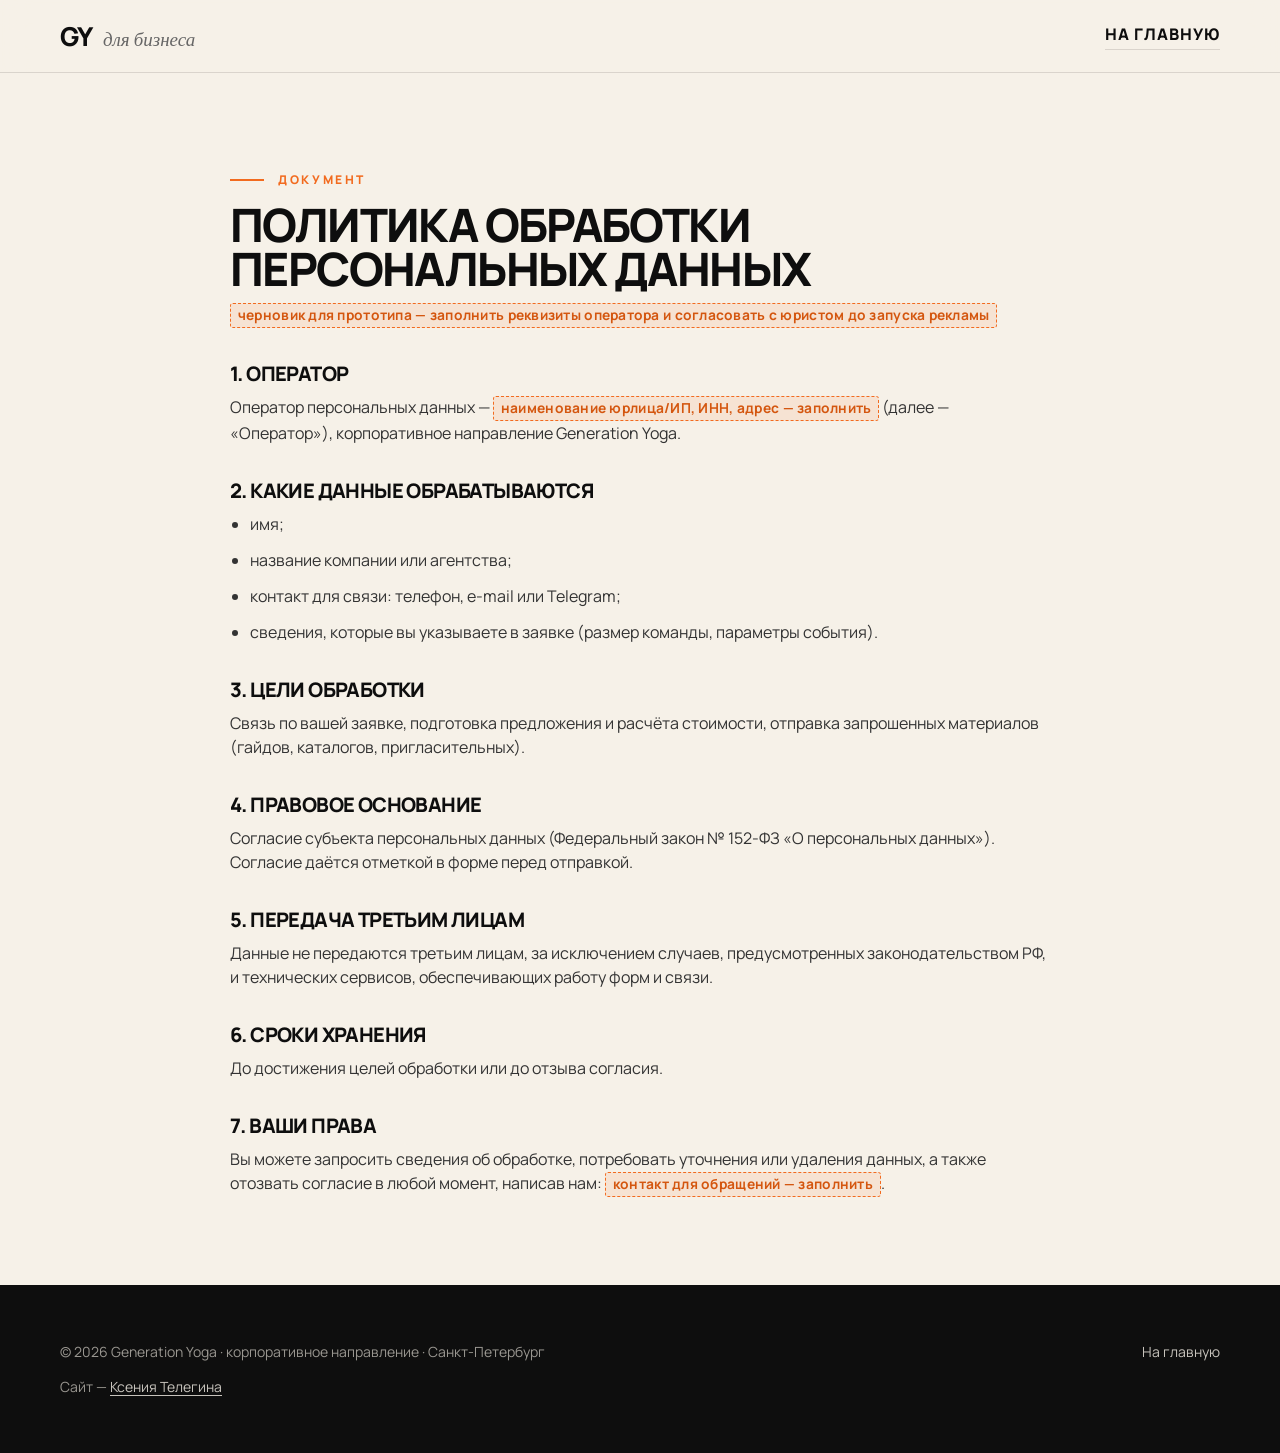
<file: privacy/index.html>
<!DOCTYPE html>
<html lang="ru">
<head>
  <meta charset="utf-8">
  <meta name="viewport" content="width=device-width, initial-scale=1">
  <script>document.documentElement.className += " js";</script>
  <title>Политика обработки данных — Generation Yoga</title>
  <meta name="description" content="Как корпоративное направление Generation Yoga обрабатывает персональные данные, оставленные в форме заявки: цели, сроки, права отправителя.">
  <meta name="robots" content="noindex">
  <link rel="icon" href="../favicon.ico" sizes="any">
  <link rel="apple-touch-icon" href="../apple-touch-icon.png">
  <link rel="canonical" href="https://corporate.generation.yoga/privacy/">
  <meta property="og:type" content="website">
  <meta property="og:site_name" content="Generation Yoga для бизнеса">
  <meta property="og:locale" content="ru_RU">
  <meta property="og:url" content="https://corporate.generation.yoga/privacy/">
  <meta property="og:title" content="Политика обработки данных — Generation Yoga">
  <meta property="og:description" content="Как корпоративное направление Generation Yoga обрабатывает персональные данные, оставленные в форме заявки: цели, сроки, права отправителя.">
  <meta property="og:image" content="https://corporate.generation.yoga/assets/og/og-index.jpg">
  <meta property="og:image:width" content="1200">
  <meta property="og:image:height" content="630">
  <meta name="twitter:card" content="summary_large_image">
  <link rel="preconnect" href="https://fonts.googleapis.com">
  <link rel="preconnect" href="https://fonts.gstatic.com" crossorigin>
  <link href="https://fonts.googleapis.com/css2?family=Fraunces:ital,opsz,wght@0,9..144,400;0,9..144,500;1,9..144,400;1,9..144,500&family=Manrope:wght@400..800&display=swap" rel="stylesheet">
  <link rel="stylesheet" href="../assets/css/site.css">
</head>
<body>
  <a class="skip-link" href="#main">К содержимому</a>
  <header class="site-header">
    <div class="wrap header-row">
      <a class="brand" href="../"><b>GY</b><span>для бизнеса</span></a>
      <a class="link-under link-under--ink" href="../">На главную</a>
    </div>
  </header>

  <main id="main" class="section">
    <div class="wrap--narrow policy">
      <span class="eyebrow">Документ</span>
      <h1 class="mt-s">Политика обработки персональных данных</h1>
      <p class="mt-m"><span class="tbd">черновик для прототипа — заполнить реквизиты оператора и согласовать с юристом до запуска рекламы</span></p>

      <h2>1. Оператор</h2>
      <p>Оператор персональных данных — <span class="tbd">наименование юрлица/ИП, ИНН, адрес — заполнить</span> (далее — «Оператор»), корпоративное направление Generation Yoga.</p>

      <h2>2. Какие данные обрабатываются</h2>
      <ul>
        <li>имя;</li>
        <li>название компании или агентства;</li>
        <li>контакт для связи: телефон, e-mail или Telegram;</li>
        <li>сведения, которые вы указываете в заявке (размер команды, параметры события).</li>
      </ul>

      <h2>3. Цели обработки</h2>
      <p>Связь по вашей заявке, подготовка предложения и расчёта стоимости, отправка запрошенных материалов (гайдов, каталогов, пригласительных).</p>

      <h2>4. Правовое основание</h2>
      <p>Согласие субъекта персональных данных (Федеральный закон № 152-ФЗ «О персональных данных»). Согласие даётся отметкой в форме перед отправкой.</p>

      <h2>5. Передача третьим лицам</h2>
      <p>Данные не передаются третьим лицам, за исключением случаев, предусмотренных законодательством РФ, и технических сервисов, обеспечивающих работу форм и связи.</p>

      <h2>6. Сроки хранения</h2>
      <p>До достижения целей обработки или до отзыва согласия.</p>

      <h2>7. Ваши права</h2>
      <p>Вы можете запросить сведения об обработке, потребовать уточнения или удаления данных, а также отозвать согласие в любой момент, написав нам: <span class="tbd">контакт для обращений — заполнить</span>.</p>
    </div>
  </main>

  <footer class="site-footer">
    <div class="wrap">
      <div class="footer-bottom footer-bottom--bare">
        <span>© 2026 Generation Yoga · корпоративное направление · Санкт-Петербург</span>
        <a href="../">На главную</a>
      </div>
      <div class="footer-author">Сайт — <a href="https://xenaja.github.io/lp/" target="_blank" rel="noopener">Ксения Телегина</a></div>
    </div>
  </footer>
</body>
</html>
</file>
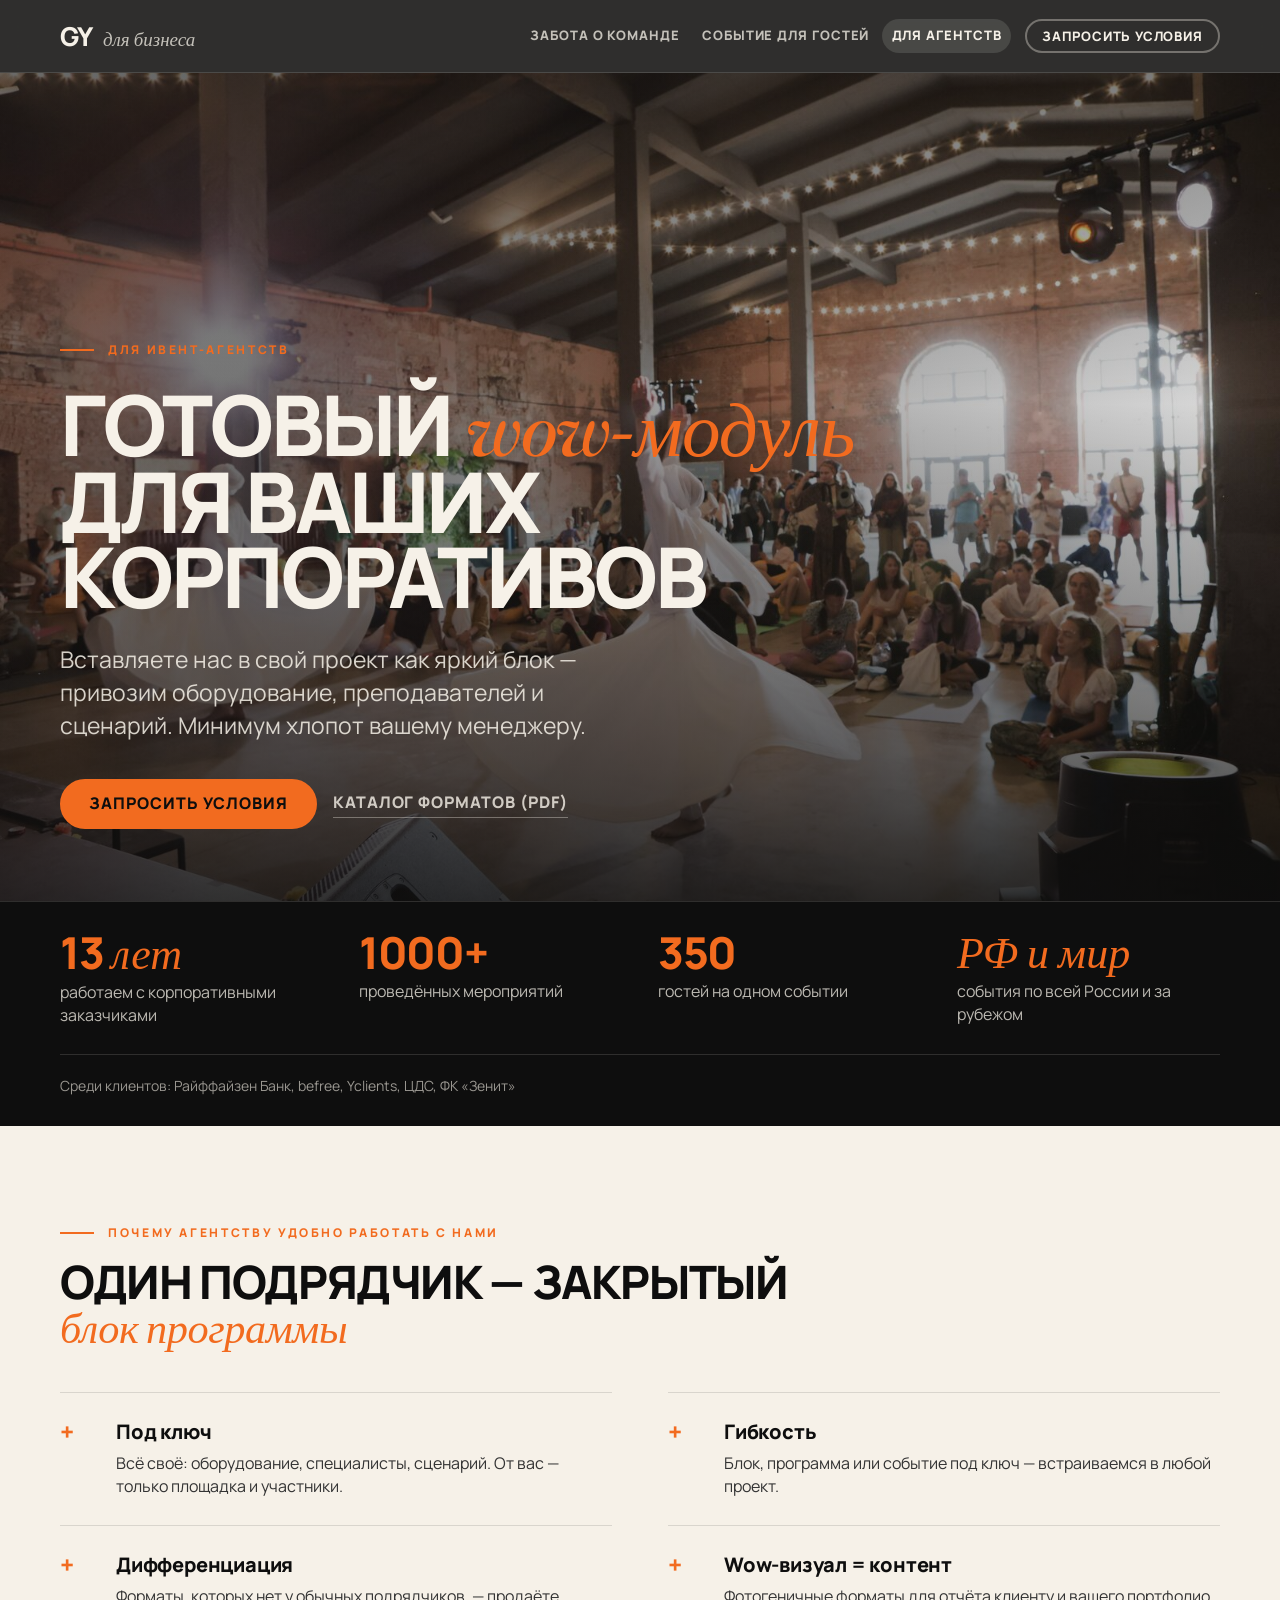
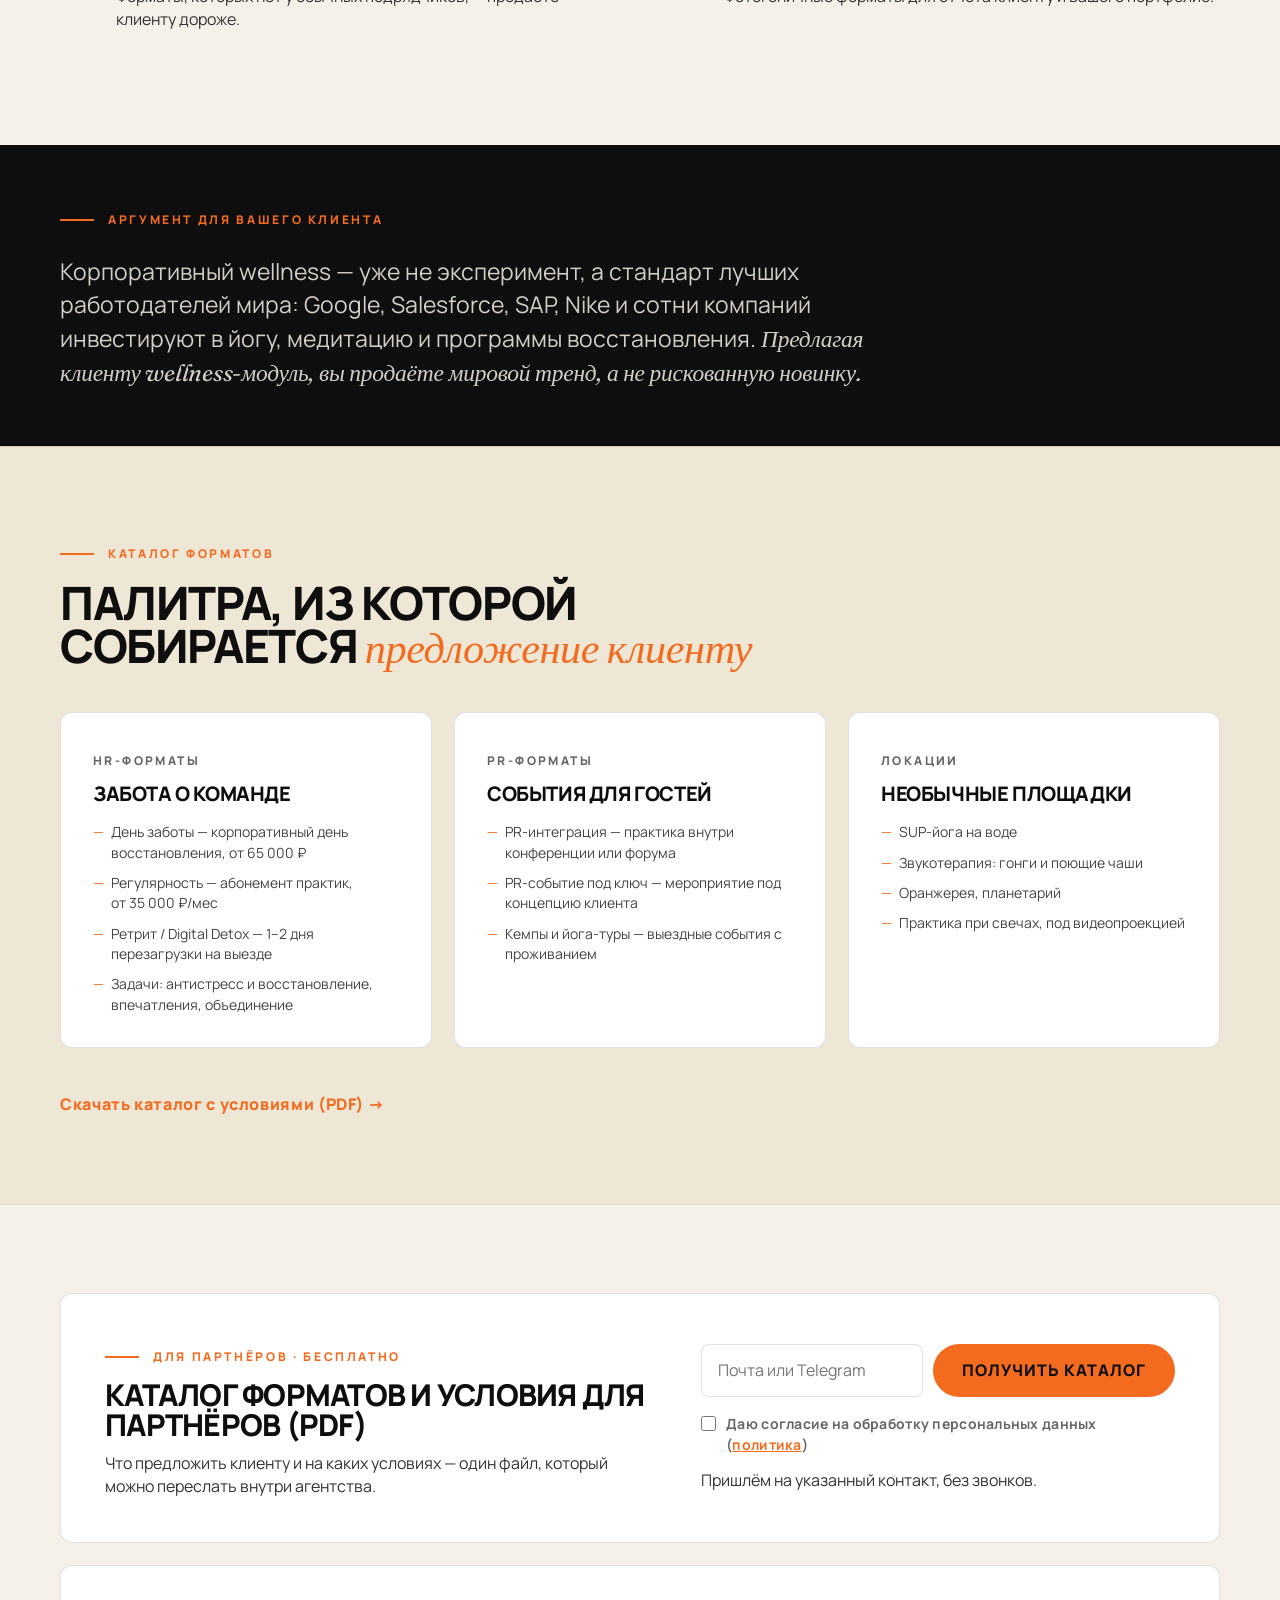
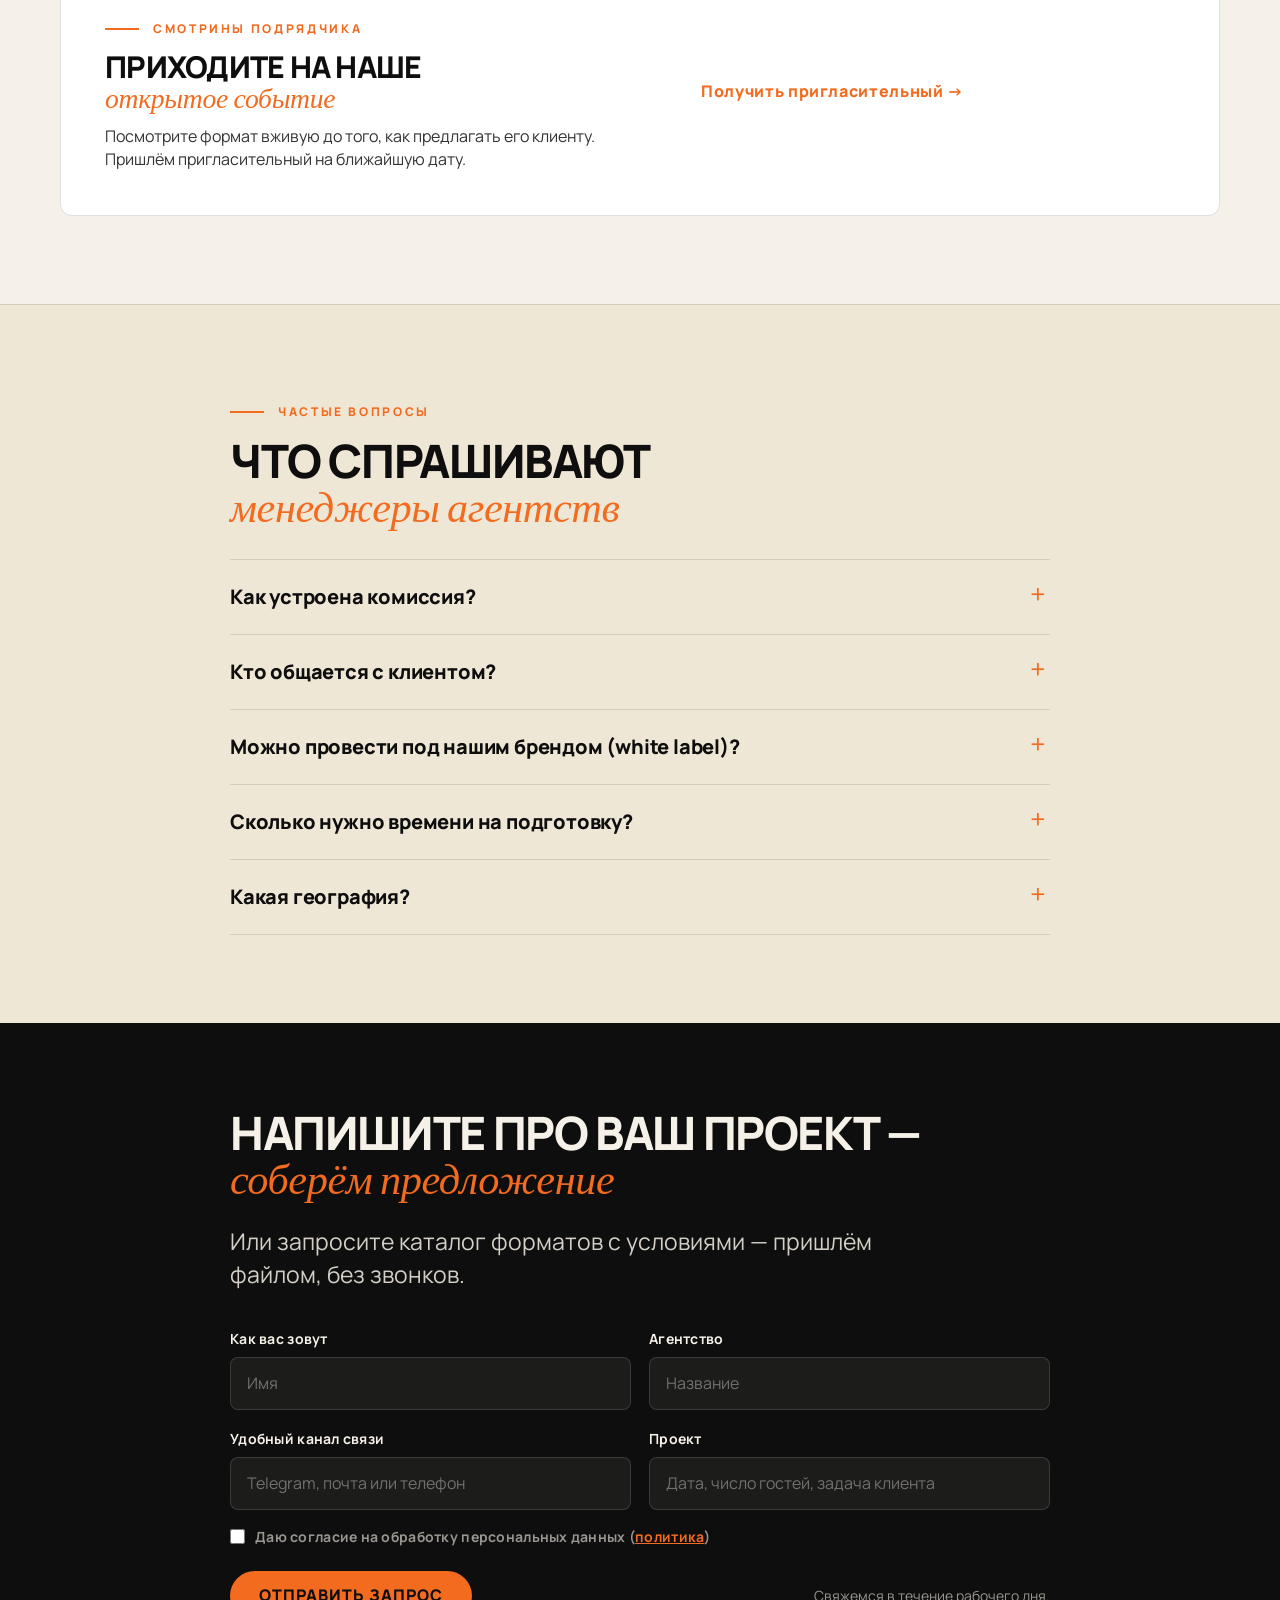
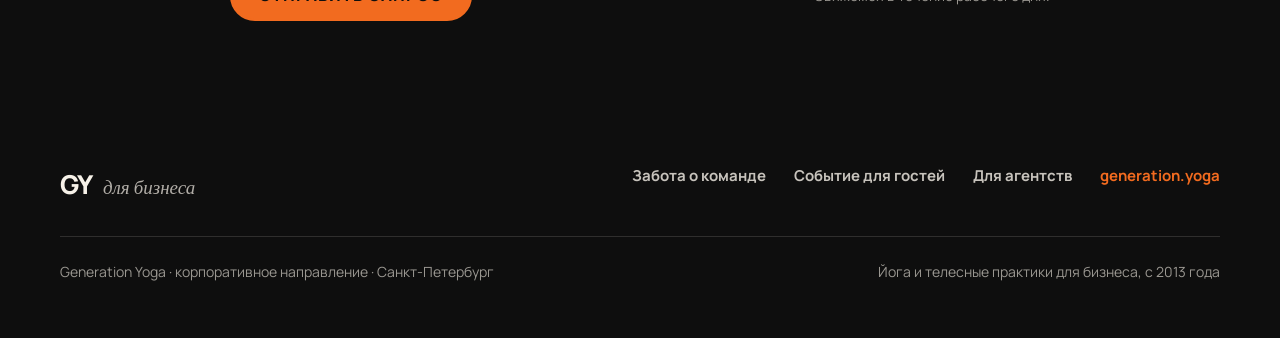
<file: agency.html>
<!DOCTYPE html>
<html lang="ru">
<head>
  <meta charset="utf-8">
  <meta name="viewport" content="width=device-width, initial-scale=1">
  <title>Для ивент-агентств — Generation Yoga для бизнеса</title>
  <meta name="description" content="Готовый wow-модуль для корпоративов: привозим оборудование, преподавателей и сценарий. Каталог форматов и условия для агентств. Санкт-Петербург.">
  <link rel="preconnect" href="https://fonts.googleapis.com">
  <link rel="preconnect" href="https://fonts.gstatic.com" crossorigin>
  <link href="https://fonts.googleapis.com/css2?family=Fraunces:ital,opsz,wght@0,9..144,400;0,9..144,500;1,9..144,400;1,9..144,500&family=Manrope:wght@400..800&display=swap" rel="stylesheet">
  <link rel="stylesheet" href="assets/css/site.css">
</head>
<body>
  <header class="site-header on-ink" data-hero-dark data-page="agency">
    <div class="wrap header-row">
      <a class="brand" href="index.html"><b>GY</b><span>для бизнеса</span></a>
      <nav class="aud-nav" aria-label="Аудитории">
        <a href="hr.html">Забота о команде</a>
        <a href="pr.html">Событие для гостей</a>
        <a href="agency.html" aria-current="page">Для агентств</a>
        <a class="btn btn--ghost header-cta" href="#zayavka" data-cta="header:agency">Запросить условия</a>
      </nav>
      <button class="burger" aria-label="Меню" aria-expanded="false">
        <svg width="18" height="12" viewBox="0 0 18 12" fill="none"><path d="M0 1h18M0 6h18M0 11h18" stroke="currentColor" stroke-width="1.5"/></svg>
      </button>
    </div>
  </header>

  <main>
    <!-- ГЕРОЙ -->
    <section class="hero ag-hero">
      <div class="hero__media">
        <img src="assets/img/loft-performance.jpg" alt="Событие в лофте: перформанс перед залом гостей, свет и звук">
      </div>
      <div class="hero__inner wrap">
        <span class="eyebrow">Для ивент-агентств</span>
        <h1>Готовый <em class="keep">wow-модуль</em> для ваших корпоративов</h1>
        <p class="hero__sub">Вставляете нас в свой проект как яркий блок — привозим оборудование, преподавателей и сценарий. Минимум хлопот вашему менеджеру.</p>
        <div class="cta-row">
          <a class="btn" href="#zayavka" data-cta="hero:agency">Запросить условия</a>
          <a class="link-under" href="#magnit" data-cta="hero:catalog">Каталог форматов (PDF)</a>
        </div>
      </div>
    </section>

    <!-- ПОЛОСА ДОВЕРИЯ -->
    <section class="trust" aria-label="Опыт">
      <div class="wrap">
        <div class="facts">
          <div class="fact"><div class="k">13 <em>лет</em></div><div class="v">работаем с корпоративными заказчиками</div></div>
          <div class="fact"><div class="k">1000+</div><div class="v">проведённых мероприятий</div></div>
          <div class="fact"><div class="k">350</div><div class="v">гостей на одном событии</div></div>
          <div class="fact"><div class="k k--word">РФ и мир</div><div class="v">события по всей России и за рубежом</div></div>
        </div>
        <div class="clients">Среди клиентов: Райффайзен Банк, befree, Yclients, ЦДС, ФК «Зенит»</div>
      </div>
    </section>

    <!-- ПОЧЕМУ С НАМИ -->
    <section class="section">
      <div class="wrap">
        <div class="section-head is-observe reveal">
          <span class="eyebrow">Почему агентству удобно работать с нами</span>
          <h2>Один подрядчик — закрытый <em>блок программы</em></h2>
        </div>
        <div class="reasons is-observe reveal">
          <div class="reason"><div><h4>Под ключ</h4><p>Всё своё: оборудование, специалисты, сценарий. От вас — только площадка и участники.</p></div></div>
          <div class="reason"><div><h4>Гибкость</h4><p>Блок, программа или событие под ключ — встраиваемся в любой проект.</p></div></div>
          <div class="reason"><div><h4>Дифференциация</h4><p>Форматы, которых нет у обычных подрядчиков, — продаёте клиенту дороже.</p></div></div>
          <div class="reason"><div><h4>Wow-визуал = контент</h4><p>Фотогеничные форматы для отчёта клиенту и вашего портфолио.</p></div></div>
        </div>
      </div>
    </section>

    <!-- МИРОВОЙ ТРЕНД — АРГУМЕНТ ДЛЯ КЛИЕНТА -->
    <section class="section section--tight on-ink">
      <div class="wrap is-observe reveal">
        <span class="eyebrow">Аргумент для вашего клиента</span>
        <p class="lede lede--wide mt-m">Корпоративный wellness — уже не эксперимент, а стандарт лучших работодателей мира: Google, Salesforce, SAP, Nike и сотни компаний инвестируют в йогу, медитацию и программы восстановления. <em class="serif">Предлагая клиенту wellness-модуль, вы продаёте мировой тренд, а не рискованную новинку.</em></p>
      </div>
    </section>

    <!-- КАТАЛОГ -->
    <section class="section on-cream">
      <div class="wrap">
        <div class="section-head is-observe reveal">
          <span class="eyebrow">Каталог форматов</span>
          <h2>Палитра, из которой собирается <em>предложение клиенту</em></h2>
        </div>
        <div class="catalog is-observe reveal">
          <div class="cat-col">
            <span class="tag">HR-форматы</span>
            <h3>Забота о команде</h3>
            <ul>
              <li>День заботы — корпоративный день восстановления, от&nbsp;65&nbsp;000&nbsp;₽</li>
              <li>Регулярность — абонемент практик, от&nbsp;35&nbsp;000&nbsp;₽/мес</li>
              <li>Ретрит / Digital Detox — 1–2 дня перезагрузки на выезде</li>
              <li>Задачи: антистресс и восстановление, впечатления, объединение</li>
            </ul>
          </div>
          <div class="cat-col">
            <span class="tag">PR-форматы</span>
            <h3>События для гостей</h3>
            <ul>
              <li>PR-интеграция — практика внутри конференции или форума</li>
              <li>PR-событие под ключ — мероприятие под концепцию клиента</li>
              <li>Кемпы и йога-туры — выездные события с проживанием</li>
            </ul>
          </div>
          <div class="cat-col">
            <span class="tag">Локации</span>
            <h3>Необычные площадки</h3>
            <ul>
              <li>SUP-йога на воде</li>
              <li>Звукотерапия: гонги и поющие чаши</li>
              <li>Оранжерея, планетарий</li>
              <li>Практика при свечах, под видеопроекцией</li>
            </ul>
          </div>
        </div>
        <div class="cta-row mt-l is-observe reveal">
          <a class="link-arw" href="#magnit" data-cta="catalog:pdf">Скачать каталог с условиями (PDF) →</a>
        </div>
      </div>
    </section>

    <!-- УСЛОВИЯ РАБОТЫ — СКРЫТО 13.08.2026 до уточнения условий партнёрства.
         Комиссия и white label не утверждены, показывать блок нельзя.
         Вернуть: вписать условия в .terms и раскомментировать. Пока блок скрыт,
         на /agency не отправляется событие view_pricing (site.js, п.4).
         См. README → «Скрыто до уточнения». -->
    <!--
    <section class="section on-ink" data-track-view="pricing">
      <div class="wrap">
        <div class="section-head is-observe reveal">
          <span class="eyebrow">Условия работы</span>
          <h2>Как устроено <em>партнёрство</em></h2>
        </div>
        <div class="terms is-observe reveal">
          <div class="term">
            <h4>Комиссия</h4>
            <p>Обсуждаем индивидуально под объём и регулярность проектов.</p>
          </div>
          <div class="term">
            <h4>Прайс-лист</h4>
            <p>Присылаем по запросу отдельным файлом — удобно пересылать внутри агентства.</p>
          </div>
          <div class="term">
            <h4>Работа под вашим брендом</h4>
            <p>Уточните в заявке, если это принципиально для проекта.</p>
          </div>
        </div>

        <div class="steps steps--spaced is-observe reveal">
          <div class="step"><h4>Запрос</h4><p>Присылаете вводные: задача клиента, дата, площадка, бюджет.</p></div>
          <div class="step"><h4>Расчёт</h4><p>Возвращаем формат и смету — в виде, который можно показать клиенту.</p></div>
          <div class="step"><h4>Согласование</h4><p>Ваш менеджер согласует с клиентом. Общаемся так, как удобно агентству.</p></div>
          <div class="step"><h4>Проведение</h4><p>Приезжаем со всем своим и проводим. Вы получаете отчётный визуал.</p></div>
        </div>
      </div>
    </section>
    -->

    <!-- ЛИД-МАГНИТЫ -->
    <section class="section" id="magnit">
      <div class="wrap">
        <form class="leadmag is-observe reveal" data-lead="agency-magnet">
          <div>
            <span class="eyebrow">Для партнёров · бесплатно</span>
            <h3 class="mt-s">Каталог форматов и условия для партнёров (PDF)</h3>
            <p>Что предложить клиенту и на каких условиях — один файл, который можно переслать внутри агентства.</p>
          </div>
          <div class="form-fields">
            <div class="mini-form">
              <input type="text" name="contact" placeholder="Почта или Telegram" aria-label="Почта или Telegram" required>
              <button class="btn" type="submit" data-cta="magnet:agency">Получить каталог</button>
            </div>
            <label class="hp" aria-hidden="true">Не заполняйте <input type="text" name="website" tabindex="-1" autocomplete="off"></label>
            <input type="hidden" data-track="utm_source" name="utm_source">
            <input type="hidden" data-track="utm_campaign" name="utm_campaign">
            <input type="hidden" data-track="id" name="ref_id">
            <label class="consent"><input type="checkbox" name="consent" required> <span>Даю согласие на обработку персональных данных (<a href="privacy.html">политика</a>)</span></label>
            <p class="form-note mt-s">Пришлём на указанный контакт, без звонков.</p>
            <span class="form-note form-error" role="alert"></span>
          </div>
          <div class="form-ok">Запрос принят — пришлём каталог на указанный контакт. <span class="pill-note">(демо-режим прототипа)</span></div>
        </form>

        <div class="leadmag is-observe reveal" data-delay="1">
          <div>
            <span class="eyebrow">Смотрины подрядчика</span>
            <h3 class="mt-s">Приходите на наше <em>открытое событие</em></h3>
            <p>Посмотрите формат вживую до того, как предлагать его клиенту. Пришлём пригласительный на ближайшую дату.</p>
          </div>
          <div>
            <a class="link-arw" href="#zayavka" data-cta="magnet:invite">Получить пригласительный →</a>
          </div>
        </div>
      </div>
    </section>

    <!-- FAQ -->
    <section class="section on-cream">
      <div class="wrap--narrow">
        <div class="section-head section-head--tight is-observe reveal">
          <span class="eyebrow">Частые вопросы</span>
          <h2>Что спрашивают <em>менеджеры агентств</em></h2>
        </div>
        <div class="faq is-observe reveal">
          <details>
            <summary>Как устроена комиссия?</summary>
            <div class="ans">Обсуждаем индивидуально: размер зависит от объёма и регулярности проектов.</div>
          </details>
          <details>
            <summary>Кто общается с клиентом?</summary>
            <div class="ans">Гибко, как удобно агентству. Можем остаться полностью за кадром или подключиться к встрече как ваш подрядчик.</div>
          </details>
          <details>
            <summary>Можно провести под нашим брендом (white label)?</summary>
            <div class="ans">Вопрос обсуждаем индивидуально — укажите в заявке, если это принципиально для проекта.</div>
          </details>
          <details>
            <summary>Сколько нужно времени на подготовку?</summary>
            <div class="ans">Зависит от формата и площадки: блок в готовую программу собираем быстрее, событие под ключ — дольше.</div>
          </details>
          <details>
            <summary>Какая география?</summary>
            <div class="ans">База — Санкт-Петербург и область. Работаем по всей России и за рубежом — детали выезда обсуждаем в запросе.</div>
          </details>
        </div>
      </div>
    </section>

    <!-- ЗАЯВКА -->
    <section class="section on-ink" id="zayavka">
      <div class="wrap--narrow">
        <div class="form-head is-observe reveal">
          <h2>Напишите про ваш проект — <em>соберём предложение</em></h2>
          <p class="lede mt-m">Или запросите каталог форматов с условиями — пришлём файлом, без звонков.</p>
        </div>
        <form class="is-observe reveal" data-lead="agency-lead" novalidate>
          <div class="form-fields">
            <div class="form-grid">
              <div class="field">
                <label for="name">Как вас зовут</label>
                <input id="name" name="name" type="text" autocomplete="name" placeholder="Имя" required>
              </div>
              <div class="field">
                <label for="agency">Агентство</label>
                <input id="agency" name="agency" type="text" autocomplete="organization" placeholder="Название" required>
              </div>
              <div class="field">
                <label for="contact">Удобный канал связи</label>
                <input id="contact" name="contact" type="text" placeholder="Telegram, почта или телефон" required>
              </div>
              <div class="field">
                <label for="project">Проект</label>
                <input id="project" name="project" type="text" placeholder="Дата, число гостей, задача клиента">
              </div>
            </div>
            <label class="hp" aria-hidden="true">Не заполняйте <input type="text" name="website" tabindex="-1" autocomplete="off"></label>
            <input type="hidden" data-track="utm_source" name="utm_source">
            <input type="hidden" data-track="utm_campaign" name="utm_campaign">
            <input type="hidden" data-track="id" name="ref_id">
            <label class="consent"><input type="checkbox" name="consent" required> <span>Даю согласие на обработку персональных данных (<a href="privacy.html">политика</a>)</span></label>
            <div class="cta-row cta-row--split">
              <button class="btn" type="submit" data-cta="form:agency-lead">Отправить запрос</button>
              <span class="form-note">Свяжемся в течение рабочего дня.</span>
            </div>
            <span class="form-note form-error" role="alert"></span>
          </div>
          <div class="form-ok">
            <h3>Запрос отправлен</h3>
            <p class="mt-s">Спасибо! Свяжемся в течение рабочего дня и пришлём расчёт в виде, который можно показать клиенту. <span class="pill-note">(демо-режим прототипа)</span></p>
          </div>
        </form>
      </div>
    </section>
  </main>

  <footer class="site-footer">
    <div class="wrap">
      <div class="footer-top">
        <a class="brand" href="index.html"><b>GY</b><span>для бизнеса</span></a>
        <nav class="footer-nav" aria-label="Направления">
          <a href="hr.html">Забота о команде</a>
          <a href="pr.html">Событие для гостей</a>
          <a href="agency.html">Для агентств</a>
          <a class="is-site" href="https://generation.yoga">generation.yoga</a>
        </nav>
      </div>
      <div class="footer-bottom">
        <span>Generation Yoga · корпоративное направление · Санкт-Петербург</span>
        <span>Йога и телесные практики для бизнеса, с 2013 года</span>
      </div>
    </div>
  </footer>

  <script src="assets/js/site.js"></script>
</body>
</html>
</file>
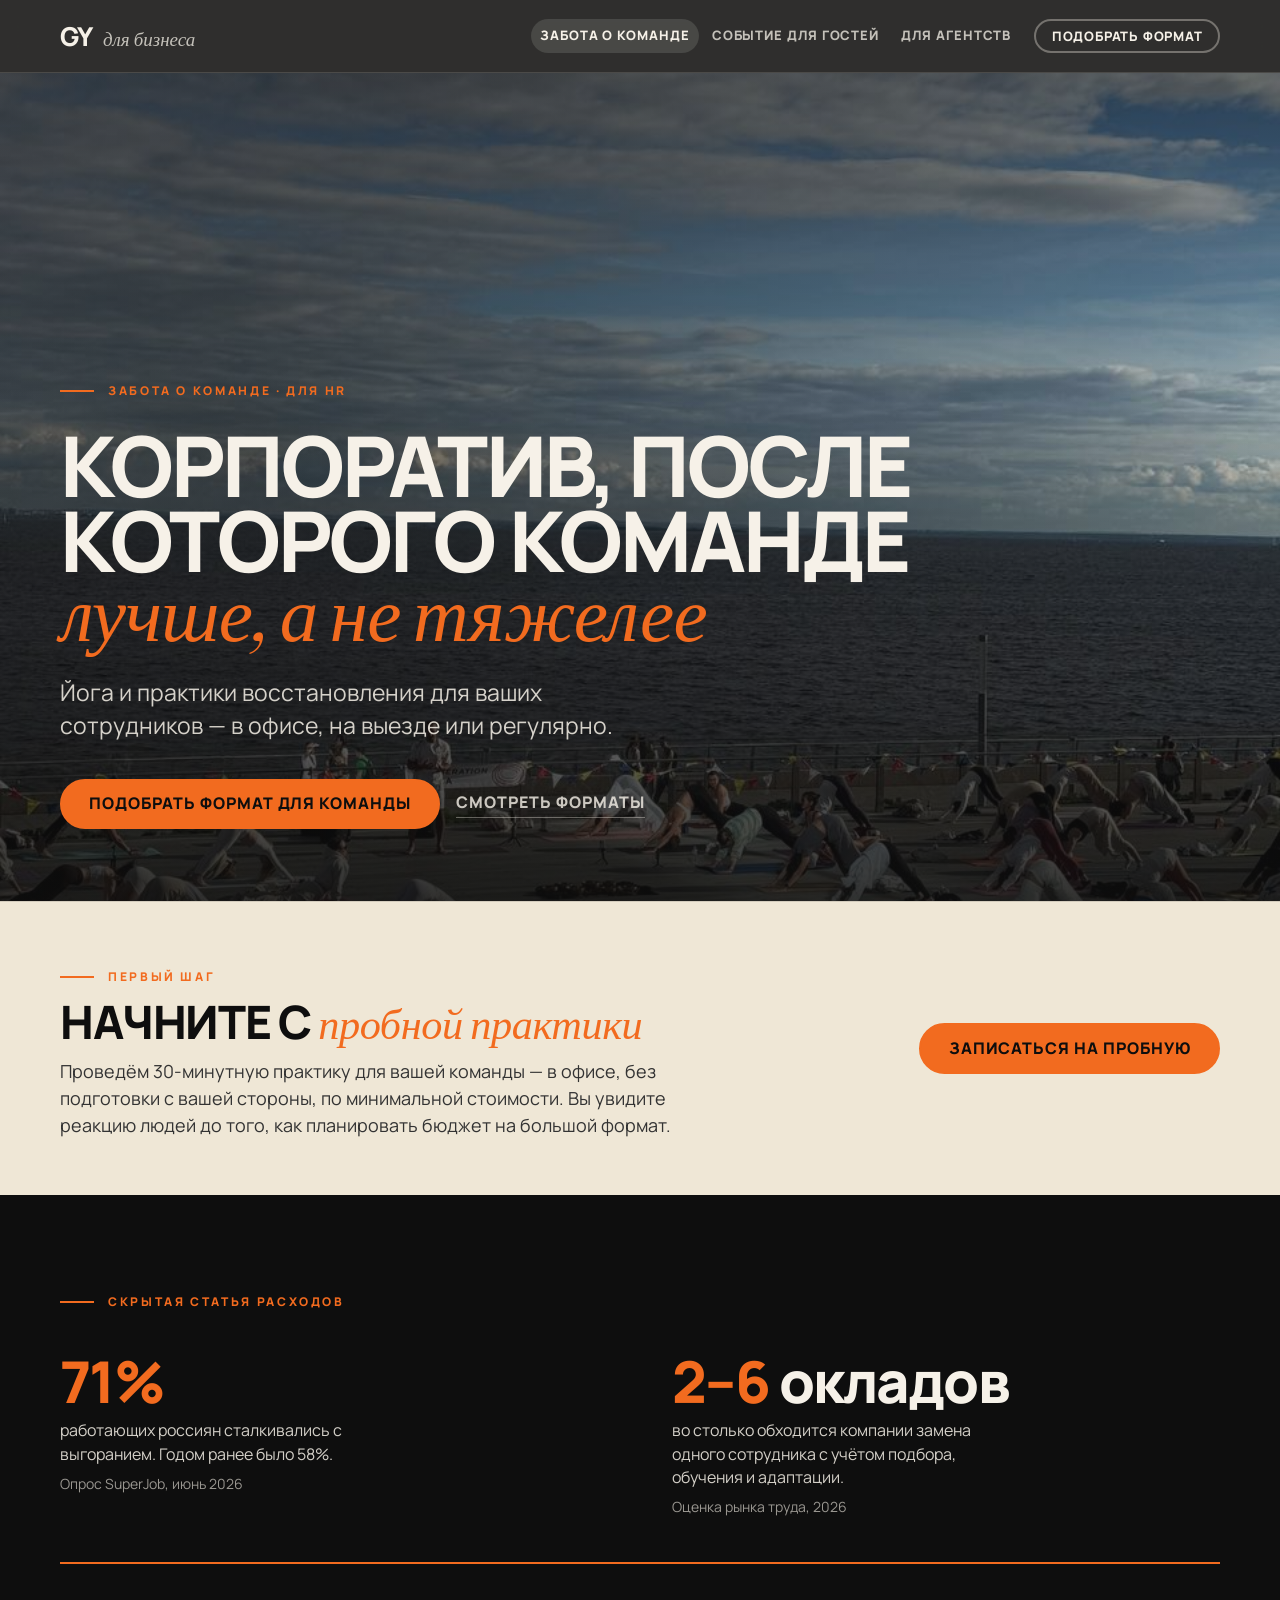
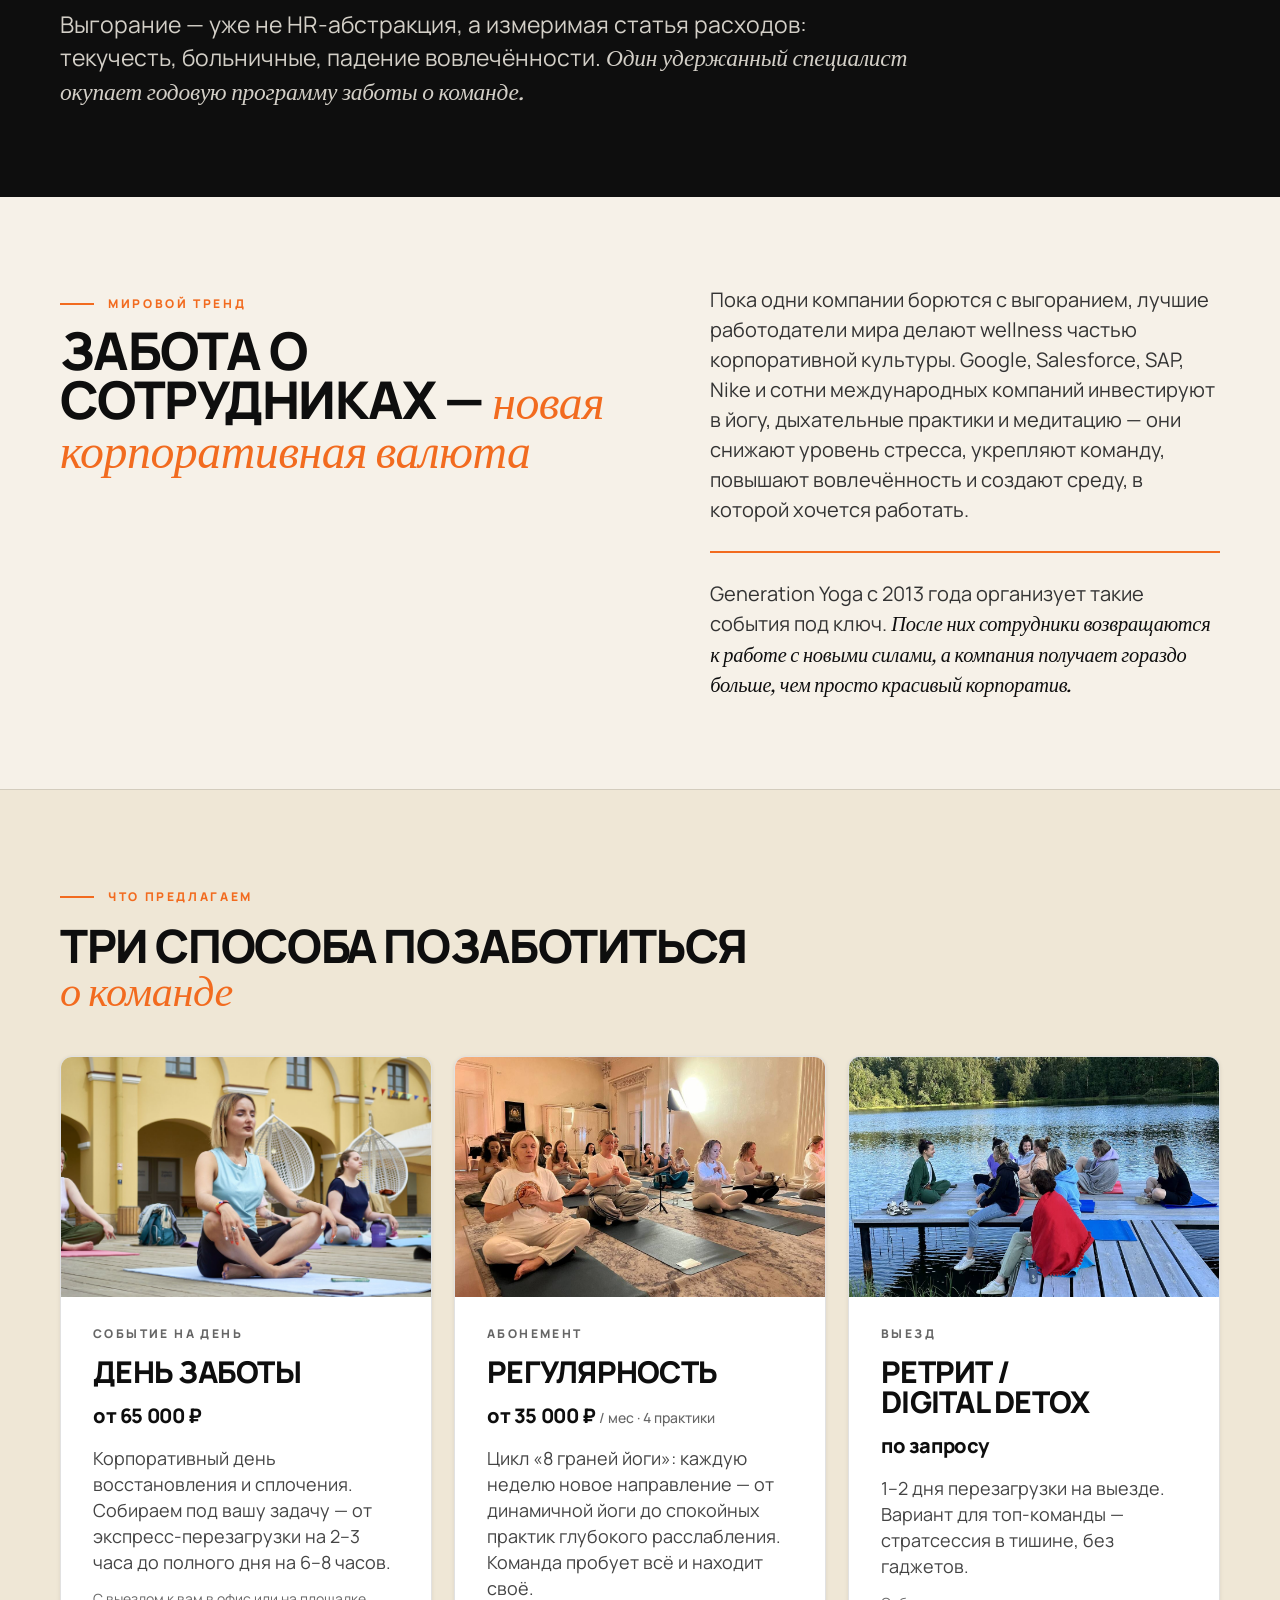
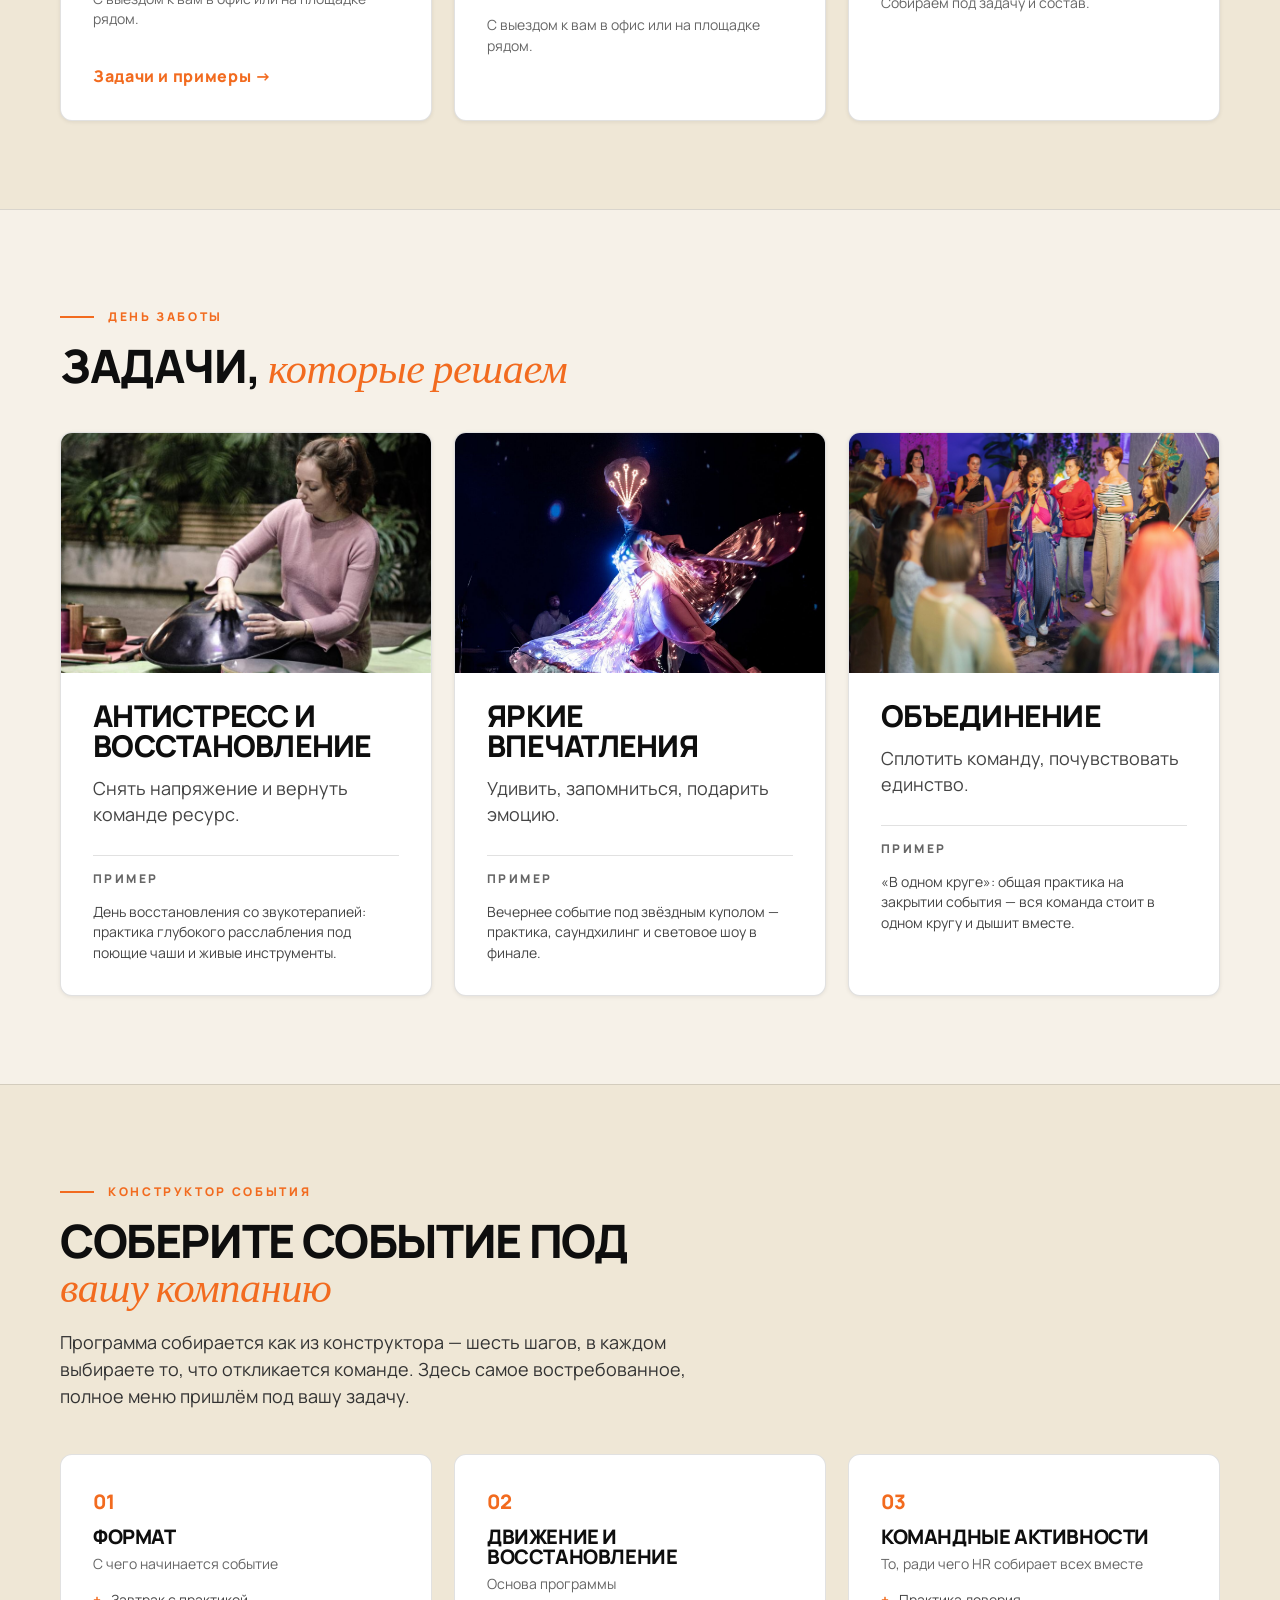
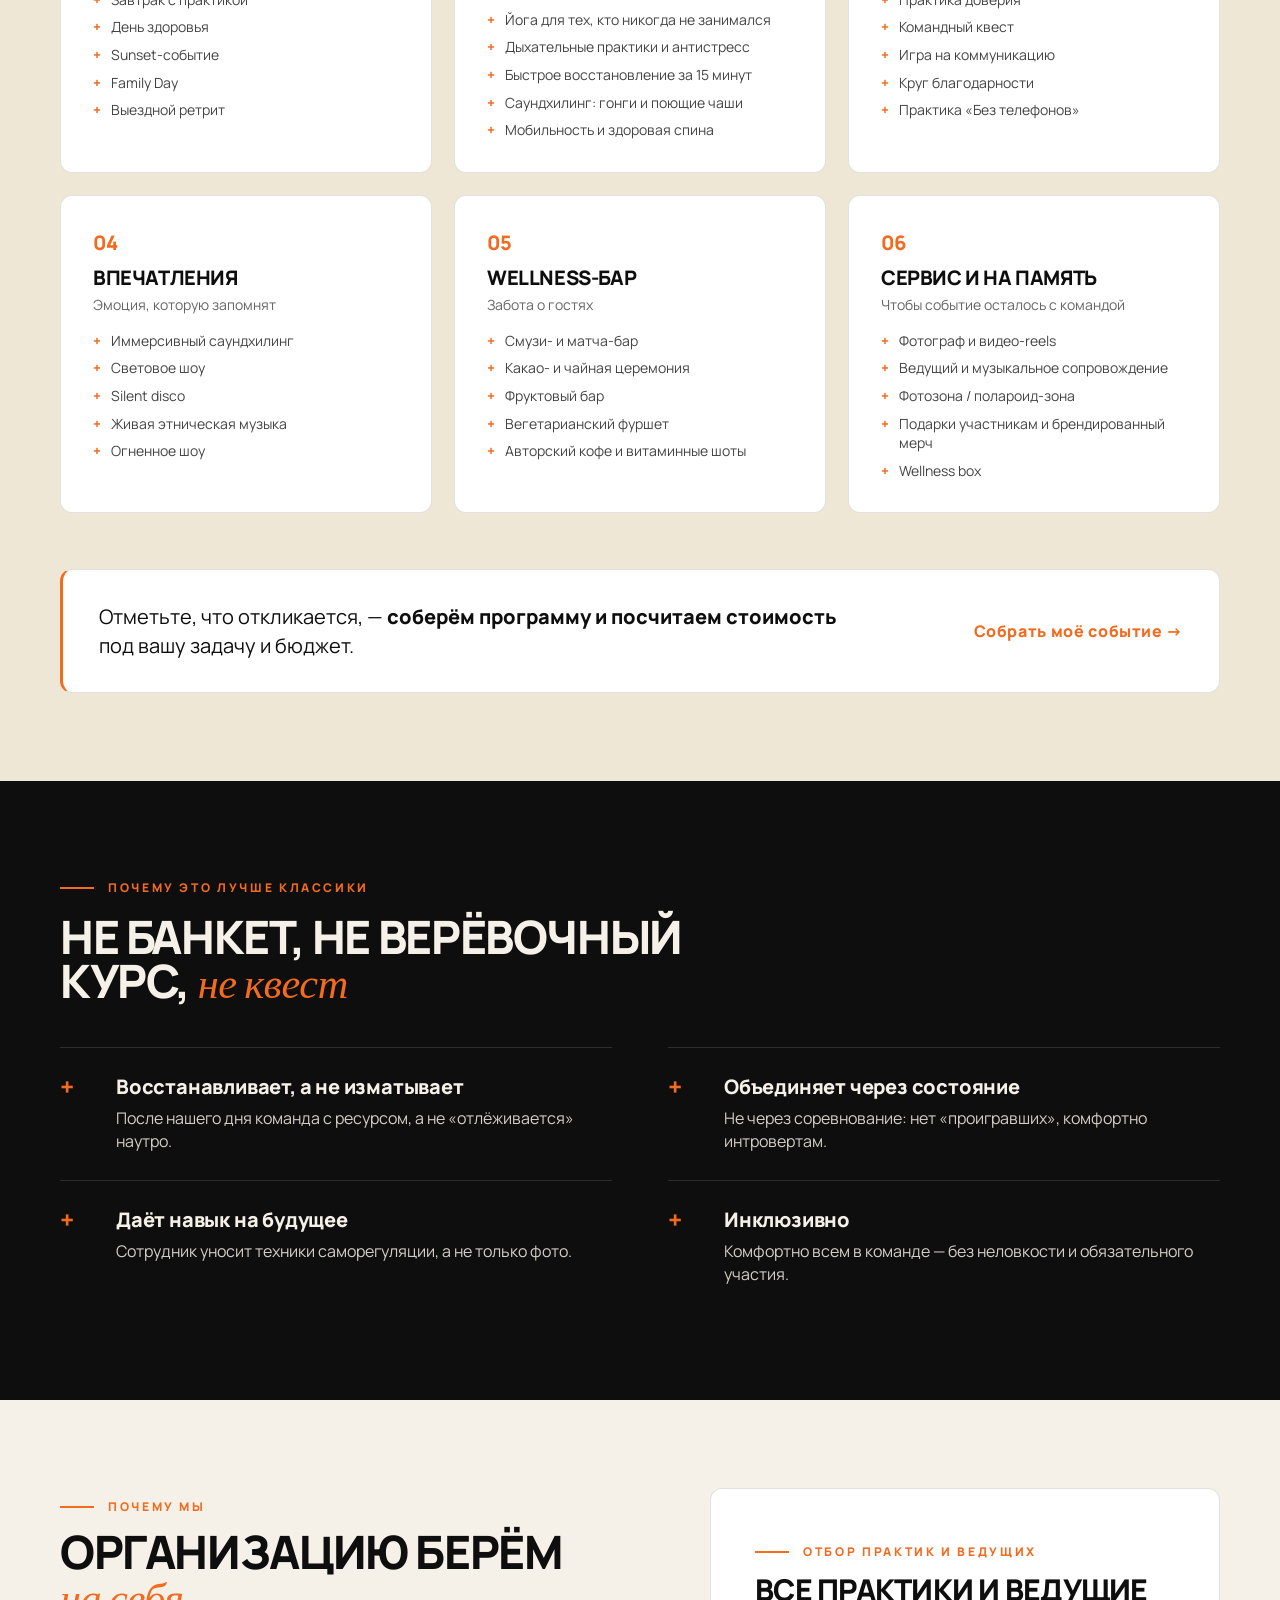
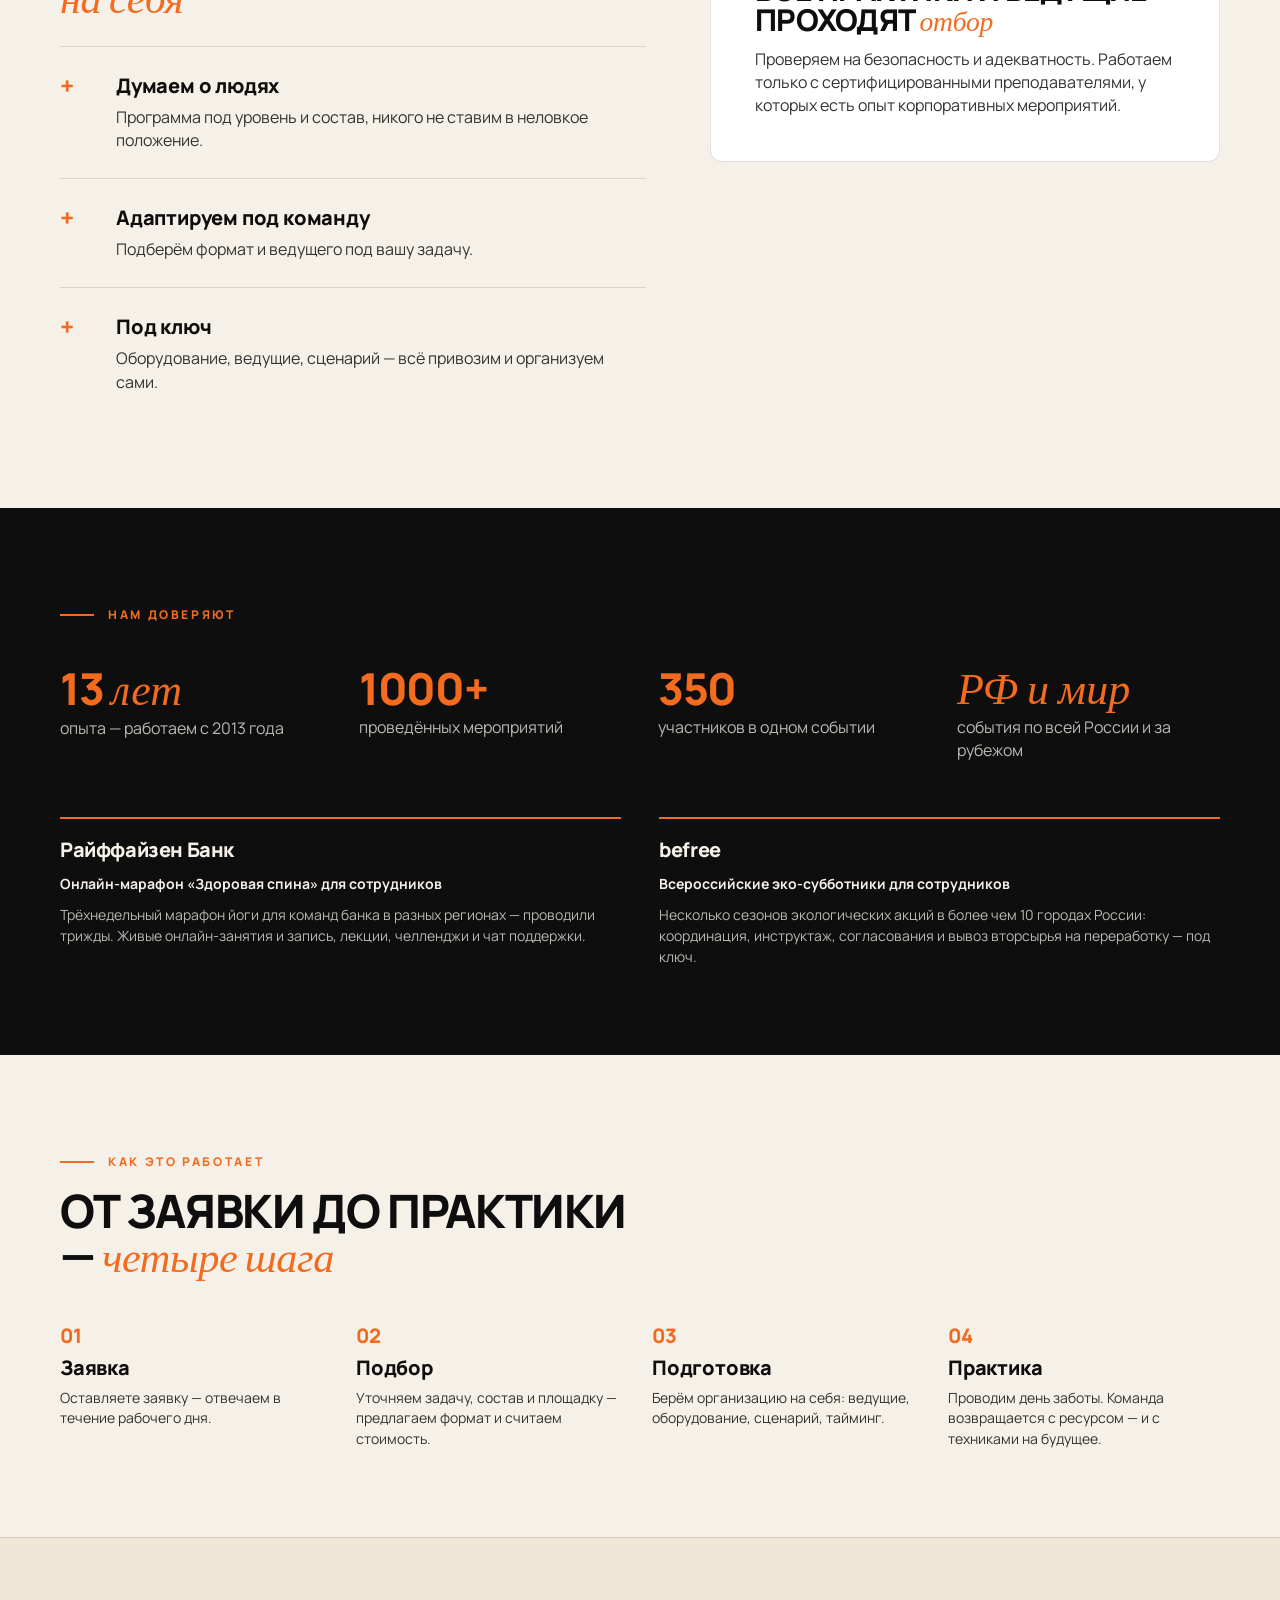
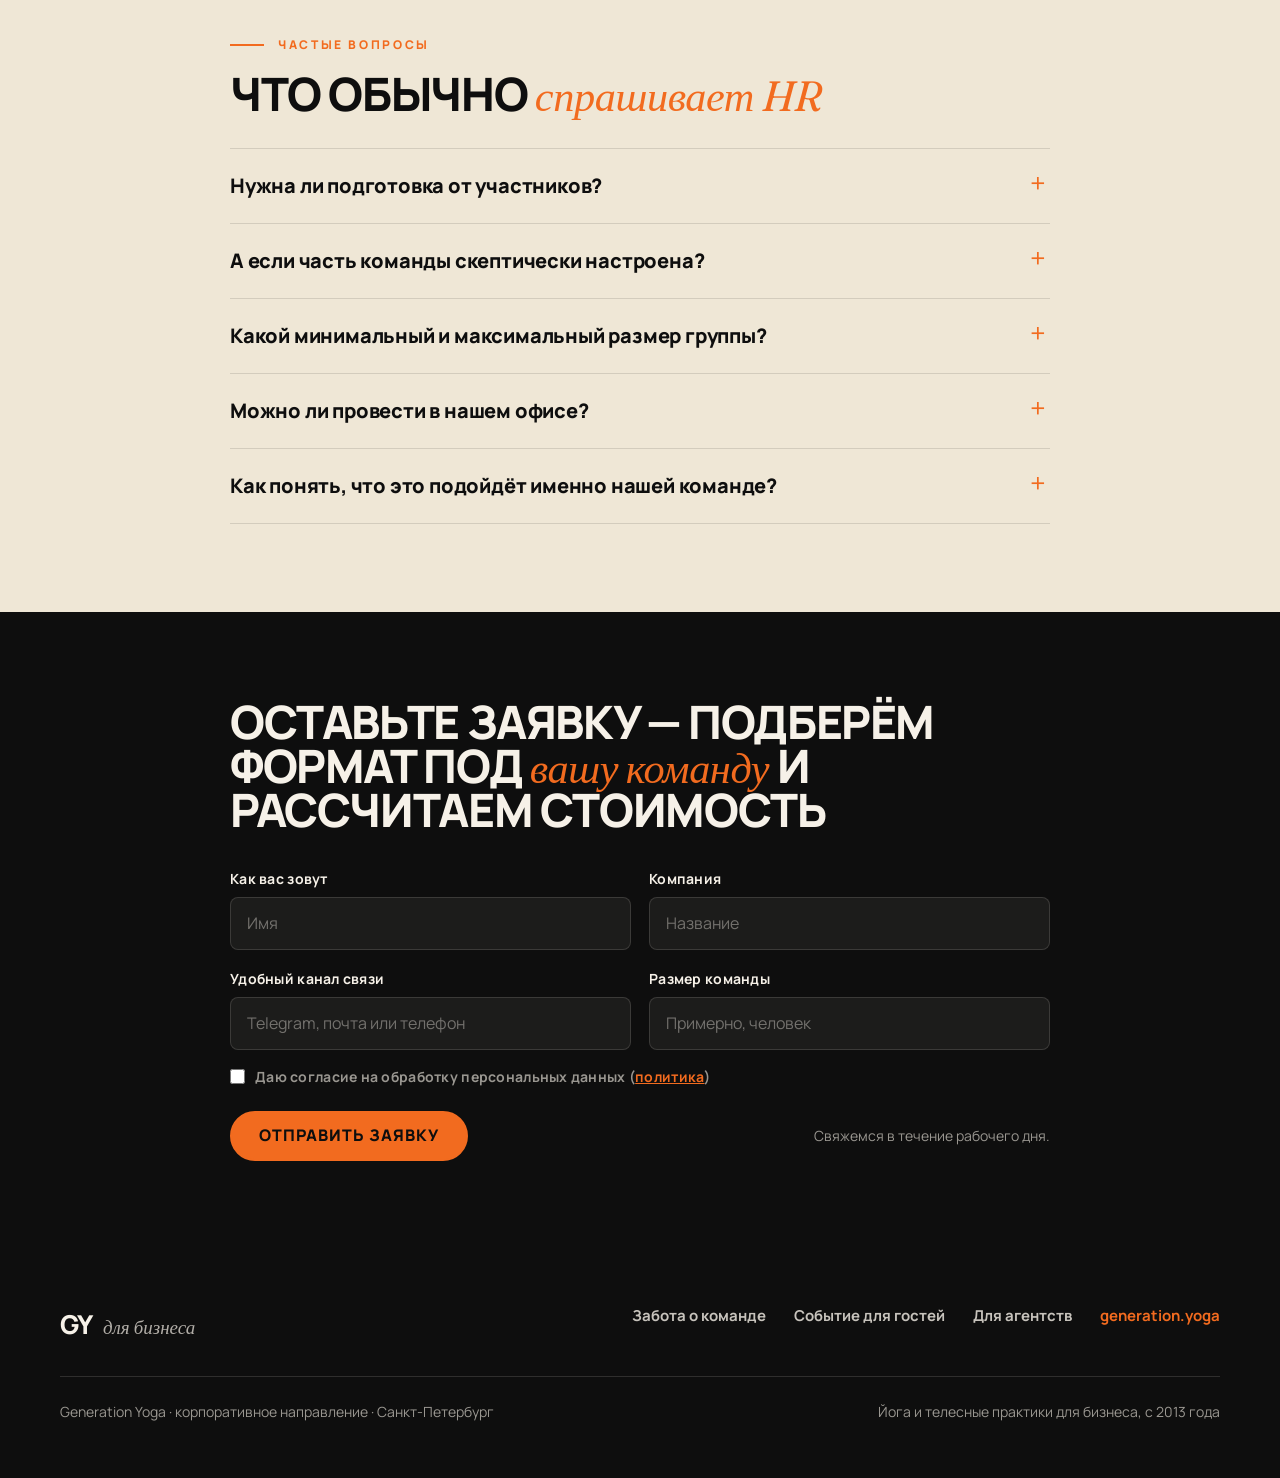
<file: hr.html>
<!DOCTYPE html>
<html lang="ru">
<head>
  <meta charset="utf-8">
  <meta name="viewport" content="width=device-width, initial-scale=1">
  <title>Забота о команде — Generation Yoga для бизнеса</title>
  <meta name="description" content="Корпоратив, после которого команде лучше, а не тяжелее. Йога и практики восстановления для сотрудников — в офисе, на выезде или регулярно. От 65 000 ₽.">
  <link rel="preconnect" href="https://fonts.googleapis.com">
  <link rel="preconnect" href="https://fonts.gstatic.com" crossorigin>
  <link href="https://fonts.googleapis.com/css2?family=Fraunces:ital,opsz,wght@0,9..144,400;0,9..144,500;1,9..144,400;1,9..144,500&family=Manrope:wght@400..800&display=swap" rel="stylesheet">
  <link rel="stylesheet" href="assets/css/site.css">
</head>
<body>
  <header class="site-header on-ink" data-hero-dark data-page="hr">
    <div class="wrap header-row">
      <a class="brand" href="index.html"><b>GY</b><span>для бизнеса</span></a>
      <nav class="aud-nav" aria-label="Аудитории">
        <a href="hr.html" aria-current="page">Забота о команде</a>
        <a href="pr.html">Событие для гостей</a>
        <a href="agency.html">Для агентств</a>
        <a class="btn btn--ghost header-cta" href="#zayavka" data-cta="header:hr">Подобрать формат</a>
      </nav>
      <button class="burger" aria-label="Меню" aria-expanded="false">
        <svg width="18" height="12" viewBox="0 0 18 12" fill="none"><path d="M0 1h18M0 6h18M0 11h18" stroke="currentColor" stroke-width="1.5"/></svg>
      </button>
    </div>
  </header>

  <main>
    <!-- ГЕРОЙ -->
    <section class="hero hero--hr">
      <div class="hero__media">
        <img src="assets/img/yoga-embankment.jpg" alt="Команда на йога-практике на набережной у залива">
      </div>
      <div class="hero__inner wrap">
        <span class="eyebrow">Забота о команде · для HR</span>
        <h1>Корпоратив, после которого команде <em>лучше, а не тяжелее</em></h1>
        <p class="hero__sub">Йога и практики восстановления для ваших сотрудников — в офисе, на выезде или регулярно.</p>
        <div class="cta-row">
          <a class="btn" href="#zayavka" data-cta="hero:hr">Подобрать формат для команды</a>
          <a class="link-under" href="#formaty" data-cta="hero:formaty">Смотреть форматы</a>
        </div>
      </div>
    </section>

    <!-- ДЕМО (главное действие для холодного трафика) -->
    <section class="section section--tight demo-band on-cream" id="demo">
      <div class="wrap inner">
        <div>
          <span class="eyebrow">Первый шаг</span>
          <h2 class="mt-s">Начните с <em>пробной практики</em></h2>
          <p>Проведём 30-минутную практику для вашей команды — в офисе, без подготовки с вашей стороны, по минимальной стоимости. Вы увидите реакцию людей до того, как планировать бюджет на большой формат.</p>
        </div>
        <a class="btn" href="#zayavka" data-cta="band:demo">Записаться на пробную</a>
      </div>
    </section>

    <!-- БОЛЬ + ЦИФРЫ -->
    <section class="section on-ink">
      <div class="wrap is-observe reveal">
        <span class="eyebrow">Скрытая статья расходов</span>
        <div class="stat-row mt-l">
          <div class="stat">
            <div class="num"><em>71%</em></div>
            <p class="cap">работающих россиян сталкивались с выгоранием. Годом ранее было 58%.</p>
            <span class="src">Опрос SuperJob, июнь 2026</span>
          </div>
          <div class="stat">
            <div class="num"><em>2–6</em> окладов</div>
            <p class="cap">во столько обходится компании замена одного сотрудника с учётом подбора, обучения и адаптации.</p>
            <span class="src">Оценка рынка труда, 2026</span>
          </div>
        </div>
        <div class="rule mt-l"></div>
        <p class="lede lede--wide mt-l">Выгорание — уже не HR-абстракция, а измеримая статья расходов: текучесть, больничные, падение вовлечённости. <em class="serif">Один удержанный специалист окупает годовую программу заботы о команде.</em></p>
      </div>
    </section>

    <!-- МИРОВОЙ ТРЕНД -->
    <section class="section">
      <div class="wrap split">
        <div class="is-observe reveal">
          <span class="eyebrow">Мировой тренд</span>
          <h2 class="h2--lg mt-s">Забота о сотрудниках — <em>новая корпоративная валюта</em></h2>
        </div>
        <div class="is-observe reveal" data-delay="1">
          <p class="measure p-lg">Пока одни компании борются с выгоранием, лучшие работодатели мира делают wellness частью корпоративной культуры. Google, Salesforce, SAP, Nike и сотни международных компаний инвестируют в йогу, дыхательные практики и медитацию — они снижают уровень стресса, укрепляют команду, повышают вовлечённость и создают среду, в которой хочется работать.</p>
          <div class="rule mt-m"></div>
          <p class="mt-m measure p-lg">Generation Yoga с 2013 года организует такие события под ключ. <em class="serif serif--ink">После них сотрудники возвращаются к работе с новыми силами, а компания получает гораздо больше, чем просто красивый корпоратив.</em></p>
        </div>
      </div>
    </section>

    <!-- ЧТО ПРЕДЛАГАЕМ -->
    <section class="section on-cream" id="formaty" data-track-view="pricing">
      <div class="wrap">
        <div class="section-head is-observe reveal">
          <span class="eyebrow">Что предлагаем</span>
          <h2>Три способа позаботиться <em>о команде</em></h2>
        </div>
        <div class="cards cards--3 is-observe reveal">
          <article class="card">
            <figure class="card__photo"><img src="assets/img/courtyard-meditation.jpg" alt="Участники медитируют во внутреннем дворе с подвесными креслами"></figure>
            <div class="card__body">
              <span class="tag">Событие на день</span>
              <h3>День заботы</h3>
              <div class="price">от 65 000 ₽</div>
              <p>Корпоративный день восстановления и сплочения. Собираем под вашу задачу — от экспресс-перезагрузки на 2–3 часа до полного дня на 6–8 часов.</p>
              <span class="fine">С выездом к вам в офис или на площадке рядом.</span>
              <a class="link-arw" href="#concepts" data-cta="card:concepts">Задачи и примеры →</a>
            </div>
          </article>
          <article class="card">
            <figure class="card__photo"><img src="assets/img/hall-practice.jpg" alt="Еженедельная практика: группа на ковриках, ведущая с поющей чашей"></figure>
            <div class="card__body">
              <span class="tag">Абонемент</span>
              <h3>Регулярность</h3>
              <div class="price">от 35 000 ₽<small> / мес · 4 практики</small></div>
              <p>Цикл «8 граней йоги»: каждую неделю новое направление — от динамичной йоги до спокойных практик глубокого расслабления. Команда пробует всё и находит своё.</p>
              <span class="fine">С выездом к вам в офис или на площадке рядом.</span>
            </div>
          </article>
          <article class="card">
            <figure class="card__photo"><img src="assets/img/retreat-lake.jpg" alt="Выездной ретрит: небольшая группа сидит в кругу на деревянном пирсе у лесного озера"></figure>
            <div class="card__body">
              <span class="tag">Выезд</span>
              <h3>Ретрит / Digital Detox</h3>
              <div class="price">по запросу</div>
              <p>1–2 дня перезагрузки на выезде. Вариант для топ-команды — стратсессия в тишине, без гаджетов.</p>
              <span class="fine">Собираем под задачу и состав.</span>
            </div>
          </article>
        </div>
      </div>
    </section>

    <!-- ЗАДАЧИ, КОТОРЫЕ РЕШАЕМ -->
    <section class="section" id="concepts">
      <div class="wrap">
        <div class="section-head is-observe reveal">
          <span class="eyebrow">День заботы</span>
          <h2>Задачи, <em>которые решаем</em></h2>
        </div>

        <div class="cards cards--3 is-observe reveal">
          <article class="card">
            <figure class="card__photo card__photo--anchor-top"><img src="assets/img/hang-drum.jpg" alt="Практика расслабления под живой инструмент среди зелени"></figure>
            <div class="card__body">
              <h3>Антистресс и восстановление</h3>
              <p>Снять напряжение и вернуть команде ресурс.</p>
              <div class="rule--hair rule mt-s"></div>
              <span class="tag">Пример</span>
              <p class="p-sm">День восстановления со звукотерапией: практика глубокого расслабления под поющие чаши и живые инструменты.</p>
            </div>
          </article>
          <article class="card">
            <figure class="card__photo"><img src="assets/img/light-show.jpg" alt="Световое шоу: артистка в светящемся костюме на тёмной сцене"></figure>
            <div class="card__body">
              <h3>Яркие впечатления</h3>
              <p>Удивить, запомниться, подарить эмоцию.</p>
              <div class="rule--hair rule mt-s"></div>
              <span class="tag">Пример</span>
              <p class="p-sm">Вечернее событие под звёздным куполом — практика, саундхилинг и световое шоу в финале.</p>
            </div>
          </article>
          <article class="card">
            <figure class="card__photo"><img src="assets/img/unity-circle.jpg" alt="Участники события стоят в общем кругу, ладони на сердце"></figure>
            <div class="card__body">
              <h3>Объединение</h3>
              <p>Сплотить команду, почувствовать единство.</p>
              <div class="rule--hair rule mt-s"></div>
              <span class="tag">Пример</span>
              <p class="p-sm">«В одном круге»: общая практика на закрытии события — вся команда стоит в одном кругу и дышит вместе.</p>
            </div>
          </article>
        </div>
      </div>
    </section>

    <!-- КОНСТРУКТОР СОБЫТИЯ -->
    <section class="section on-cream" id="konstruktor">
      <div class="wrap">
        <div class="section-head is-observe reveal">
          <span class="eyebrow">Конструктор события</span>
          <h2>Соберите событие под <em>вашу компанию</em></h2>
          <p>Программа собирается как из конструктора — шесть шагов, в каждом выбираете то, что откликается команде. Здесь самое востребованное, полное меню пришлём под вашу задачу.</p>
        </div>

        <div class="builder is-observe reveal">
          <div class="b-step">
            <h3>Формат</h3>
            <span class="sub">С чего начинается событие</span>
            <ul>
              <li>Завтрак с практикой</li>
              <li>День здоровья</li>
              <li>Sunset-событие</li>
              <li>Family Day</li>
              <li>Выездной ретрит</li>
            </ul>
          </div>
          <div class="b-step">
            <h3>Движение и восстановление</h3>
            <span class="sub">Основа программы</span>
            <ul>
              <li>Йога для тех, кто никогда не занимался</li>
              <li>Дыхательные практики и антистресс</li>
              <li>Быстрое восстановление за 15 минут</li>
              <li>Саундхилинг: гонги и поющие чаши</li>
              <li>Мобильность и здоровая спина</li>
            </ul>
          </div>
          <div class="b-step">
            <h3>Командные активности</h3>
            <span class="sub">То, ради чего HR собирает всех вместе</span>
            <ul>
              <li>Практика доверия</li>
              <li>Командный квест</li>
              <li>Игра на коммуникацию</li>
              <li>Круг благодарности</li>
              <li>Практика «Без телефонов»</li>
            </ul>
          </div>
          <div class="b-step">
            <h3>Впечатления</h3>
            <span class="sub">Эмоция, которую запомнят</span>
            <ul>
              <li>Иммерсивный саундхилинг</li>
              <li>Световое шоу</li>
              <li>Silent disco</li>
              <li>Живая этническая музыка</li>
              <li>Огненное шоу</li>
            </ul>
          </div>
          <div class="b-step">
            <h3>Wellness-бар</h3>
            <span class="sub">Забота о гостях</span>
            <ul>
              <li>Смузи- и матча-бар</li>
              <li>Какао- и чайная церемония</li>
              <li>Фруктовый бар</li>
              <li>Вегетарианский фуршет</li>
              <li>Авторский кофе и витаминные шоты</li>
            </ul>
          </div>
          <div class="b-step">
            <h3>Сервис и на память</h3>
            <span class="sub">Чтобы событие осталось с командой</span>
            <ul>
              <li>Фотограф и видео-reels</li>
              <li>Ведущий и музыкальное сопровождение</li>
              <li>Фотозона / полароид-зона</li>
              <li>Подарки участникам и брендированный мерч</li>
              <li>Wellness box</li>
            </ul>
          </div>
        </div>

        <div class="concept-cta is-observe reveal">
          <span>Отметьте, что откликается, — <b>соберём программу и посчитаем стоимость</b> под вашу задачу и бюджет.</span>
          <a class="link-arw" href="#zayavka" data-cta="builder:custom">Собрать моё событие →</a>
        </div>
      </div>
    </section>

    <!-- ПОЧЕМУ ЭТО ЛУЧШЕ КЛАССИКИ -->
    <section class="section on-ink">
      <div class="wrap">
        <div class="section-head is-observe reveal">
          <span class="eyebrow">Почему это лучше классики</span>
          <h2>Не банкет, не верёвочный курс, <em>не квест</em></h2>
        </div>
        <div class="reasons is-observe reveal">
          <div class="reason"><div><h4>Восстанавливает, а не изматывает</h4><p>После нашего дня команда с ресурсом, а не «отлёживается» наутро.</p></div></div>
          <div class="reason"><div><h4>Объединяет через состояние</h4><p>Не через соревнование: нет «проигравших», комфортно интровертам.</p></div></div>
          <div class="reason"><div><h4>Даёт навык на будущее</h4><p>Сотрудник уносит техники саморегуляции, а не только фото.</p></div></div>
          <div class="reason"><div><h4>Инклюзивно</h4><p>Комфортно всем в команде — без неловкости и обязательного участия.</p></div></div>
        </div>
      </div>
    </section>

    <!-- ПОЧЕМУ МЫ + ОТБОР ВЕДУЩИХ -->
    <section class="section">
      <div class="wrap split">
        <div class="is-observe reveal">
          <span class="eyebrow">Почему мы</span>
          <h2 class="mt-s">Организацию берём <em>на себя</em></h2>
          <div class="reasons reasons--stack">
            <div class="reason"><div><h4>Думаем о людях</h4><p>Программа под уровень и состав, никого не ставим в неловкое положение.</p></div></div>
            <div class="reason"><div><h4>Адаптируем под команду</h4><p>Подберём формат и ведущего под вашу задачу.</p></div></div>
            <div class="reason"><div><h4>Под ключ</h4><p>Оборудование, ведущие, сценарий — всё привозим и организуем сами.</p></div></div>
          </div>
        </div>
        <aside class="is-observe reveal" data-delay="1">
          <div class="leadmag leadmag--stack">
            <div>
              <span class="eyebrow">Отбор практик и ведущих</span>
              <h3 class="mt-s">Все практики и ведущие проходят <em>отбор</em></h3>
              <p>Проверяем на безопасность и адекватность. Работаем только с сертифицированными преподавателями, у которых есть опыт корпоративных мероприятий.</p>
            </div>
          </div>
        </aside>
      </div>
    </section>

    <!-- НАМ ДОВЕРЯЮТ -->
    <section class="section on-ink">
      <div class="wrap is-observe reveal">
        <span class="eyebrow">Нам доверяют</span>
        <div class="facts mt-l">
          <div class="fact"><div class="k">13 <em>лет</em></div><div class="v">опыта — работаем с 2013 года</div></div>
          <div class="fact"><div class="k">1000+</div><div class="v">проведённых мероприятий</div></div>
          <div class="fact"><div class="k">350</div><div class="v">участников в одном событии</div></div>
          <div class="fact"><div class="k k--word">РФ и мир</div><div class="v">события по всей России и за рубежом</div></div>
        </div>
        <div class="cases cases--2">
          <div class="case">
            <div class="who">Райффайзен Банк</div>
            <span class="what">Онлайн-марафон «Здоровая спина» для сотрудников</span>
            <p>Трёхнедельный марафон йоги для команд банка в разных регионах — проводили трижды. Живые онлайн-занятия и запись, лекции, челленджи и чат поддержки.</p>
          </div>
          <div class="case">
            <div class="who">befree</div>
            <span class="what">Всероссийские эко-субботники для сотрудников</span>
            <p>Несколько сезонов экологических акций в более чем 10 городах России: координация, инструктаж, согласования и вывоз вторсырья на переработку — под ключ.</p>
          </div>
        </div>
      </div>
    </section>

    <!-- КАК ЭТО РАБОТАЕТ -->
    <section class="section">
      <div class="wrap">
        <div class="section-head is-observe reveal">
          <span class="eyebrow">Как это работает</span>
          <h2>От заявки до практики — <em>четыре шага</em></h2>
        </div>
        <div class="steps is-observe reveal">
          <div class="step"><h4>Заявка</h4><p>Оставляете заявку — отвечаем в течение рабочего дня.</p></div>
          <div class="step"><h4>Подбор</h4><p>Уточняем задачу, состав и площадку — предлагаем формат и считаем стоимость.</p></div>
          <div class="step"><h4>Подготовка</h4><p>Берём организацию на себя: ведущие, оборудование, сценарий, тайминг.</p></div>
          <div class="step"><h4>Практика</h4><p>Проводим день заботы. Команда возвращается с ресурсом — и с техниками на будущее.</p></div>
        </div>
      </div>
    </section>

    <!-- FAQ -->
    <section class="section on-cream">
      <div class="wrap--narrow">
        <div class="section-head section-head--tight is-observe reveal">
          <span class="eyebrow">Частые вопросы</span>
          <h2>Что обычно <em>спрашивает HR</em></h2>
        </div>
        <div class="faq is-observe reveal">
          <details>
            <summary>Нужна ли подготовка от участников?</summary>
            <div class="ans">Нет. Приходят в обычной офисной одежде, коврики и всё оборудование привозим мы. Для практик в офисе достаточно переговорки или свободной зоны.</div>
          </details>
          <details>
            <summary>А если часть команды скептически настроена?</summary>
            <div class="ans">Это нормально и ожидаемо. Программы построены так, что комфортно даже самому консервативному человеку: без «эзотерики», без обязательного участия, без неловких моментов. Скептики обычно уходят самыми довольными.</div>
          </details>
          <details>
            <summary>Какой минимальный и максимальный размер группы?</summary>
            <div class="ans">От 5 до 350 человек. Под большие группы подбираем площадку и нескольких ведущих.</div>
          </details>
          <details>
            <summary>Можно ли провести в нашем офисе?</summary>
            <div class="ans">Да, это самый частый формат. Приезжаем со всем своим, вам ничего не нужно готовить.</div>
          </details>
          <details>
            <summary>Как понять, что это подойдёт именно нашей команде?</summary>
            <div class="ans">Программы собираем под уровень и состав: расскажите в заявке, кто ваши люди и какую задачу решаете, — предложим формат и рассчитаем стоимость.</div>
          </details>
        </div>
      </div>
    </section>

    <!-- ЗАЯВКА -->
    <section class="section on-ink" id="zayavka">
      <div class="wrap--narrow">
        <div class="form-head is-observe reveal">
          <h2>Оставьте заявку — подберём формат под <em>вашу команду</em> и рассчитаем стоимость</h2>
        </div>

        <form class="is-observe reveal" data-lead="hr-lead" novalidate>
          <div class="form-fields">
            <div class="form-grid">
              <div class="field">
                <label for="name">Как вас зовут</label>
                <input id="name" name="name" type="text" autocomplete="name" placeholder="Имя" required>
              </div>
              <div class="field">
                <label for="company">Компания</label>
                <input id="company" name="company" type="text" autocomplete="organization" placeholder="Название" required>
              </div>
              <div class="field">
                <label for="contact">Удобный канал связи</label>
                <input id="contact" name="contact" type="text" placeholder="Telegram, почта или телефон" required>
              </div>
              <div class="field">
                <label for="size">Размер команды</label>
                <input id="size" name="size" type="text" inputmode="numeric" placeholder="Примерно, человек">
              </div>
            </div>
            <label class="hp" aria-hidden="true">Не заполняйте <input type="text" name="website" tabindex="-1" autocomplete="off"></label>
            <input type="hidden" data-track="utm_source" name="utm_source">
            <input type="hidden" data-track="utm_campaign" name="utm_campaign">
            <input type="hidden" data-track="id" name="ref_id">
            <label class="consent"><input type="checkbox" name="consent" required> <span>Даю согласие на обработку персональных данных (<a href="privacy.html">политика</a>)</span></label>
            <div class="cta-row cta-row--split">
              <button class="btn" type="submit" data-cta="form:hr-lead">Отправить заявку</button>
              <span class="form-note">Свяжемся в течение рабочего дня.</span>
            </div>
            <span class="form-note form-error" role="alert"></span>
          </div>
          <div class="form-ok">
            <h3>Заявка отправлена</h3>
            <p class="mt-s">Спасибо! Свяжемся с вами в течение рабочего дня и предложим формат под вашу команду. <span class="pill-note">(демо-режим прототипа)</span></p>
          </div>
        </form>
      </div>
    </section>
  </main>

  <footer class="site-footer">
    <div class="wrap">
      <div class="footer-top">
        <a class="brand" href="index.html"><b>GY</b><span>для бизнеса</span></a>
        <nav class="footer-nav" aria-label="Направления">
          <a href="hr.html">Забота о команде</a>
          <a href="pr.html">Событие для гостей</a>
          <a href="agency.html">Для агентств</a>
          <a class="is-site" href="https://generation.yoga">generation.yoga</a>
        </nav>
      </div>
      <div class="footer-bottom">
        <span>Generation Yoga · корпоративное направление · Санкт-Петербург</span>
        <span>Йога и телесные практики для бизнеса, с 2013 года</span>
      </div>
    </div>
  </footer>

  <script src="assets/js/site.js"></script>
</body>
</html>
</file>
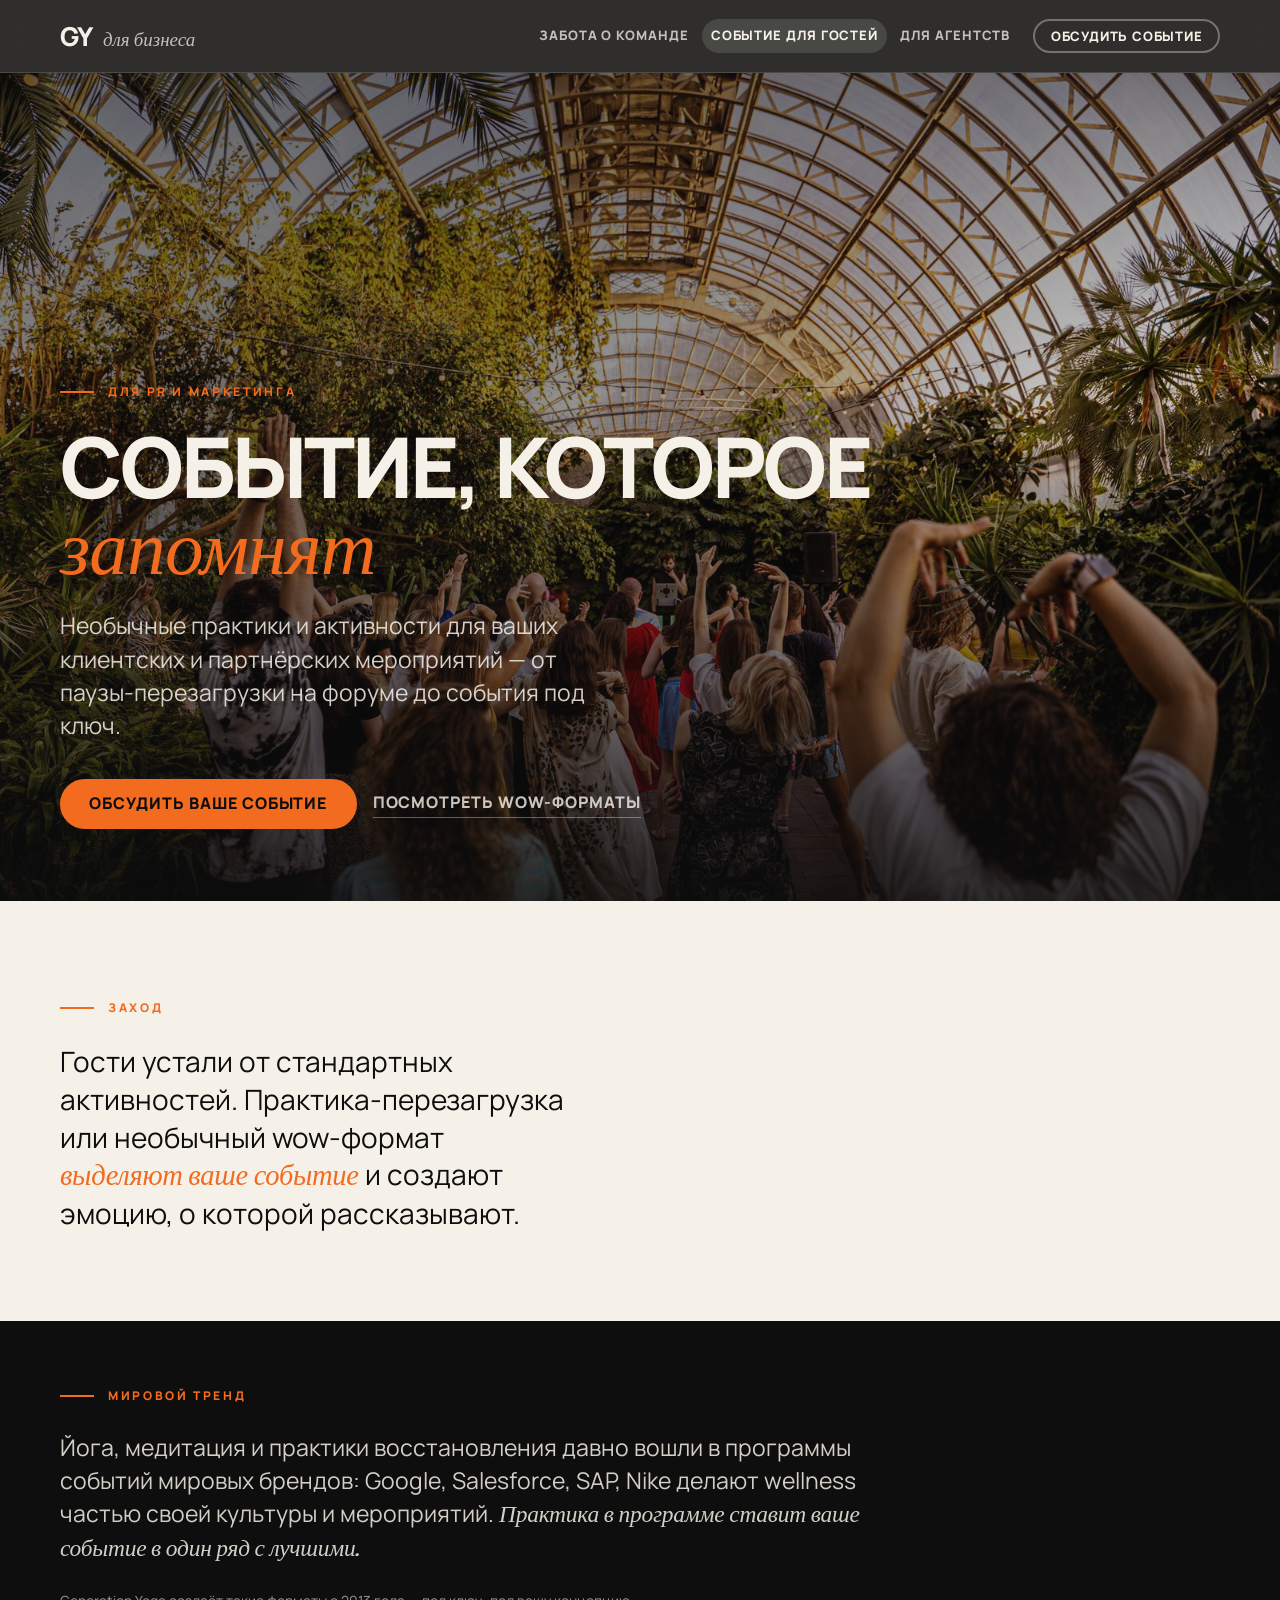
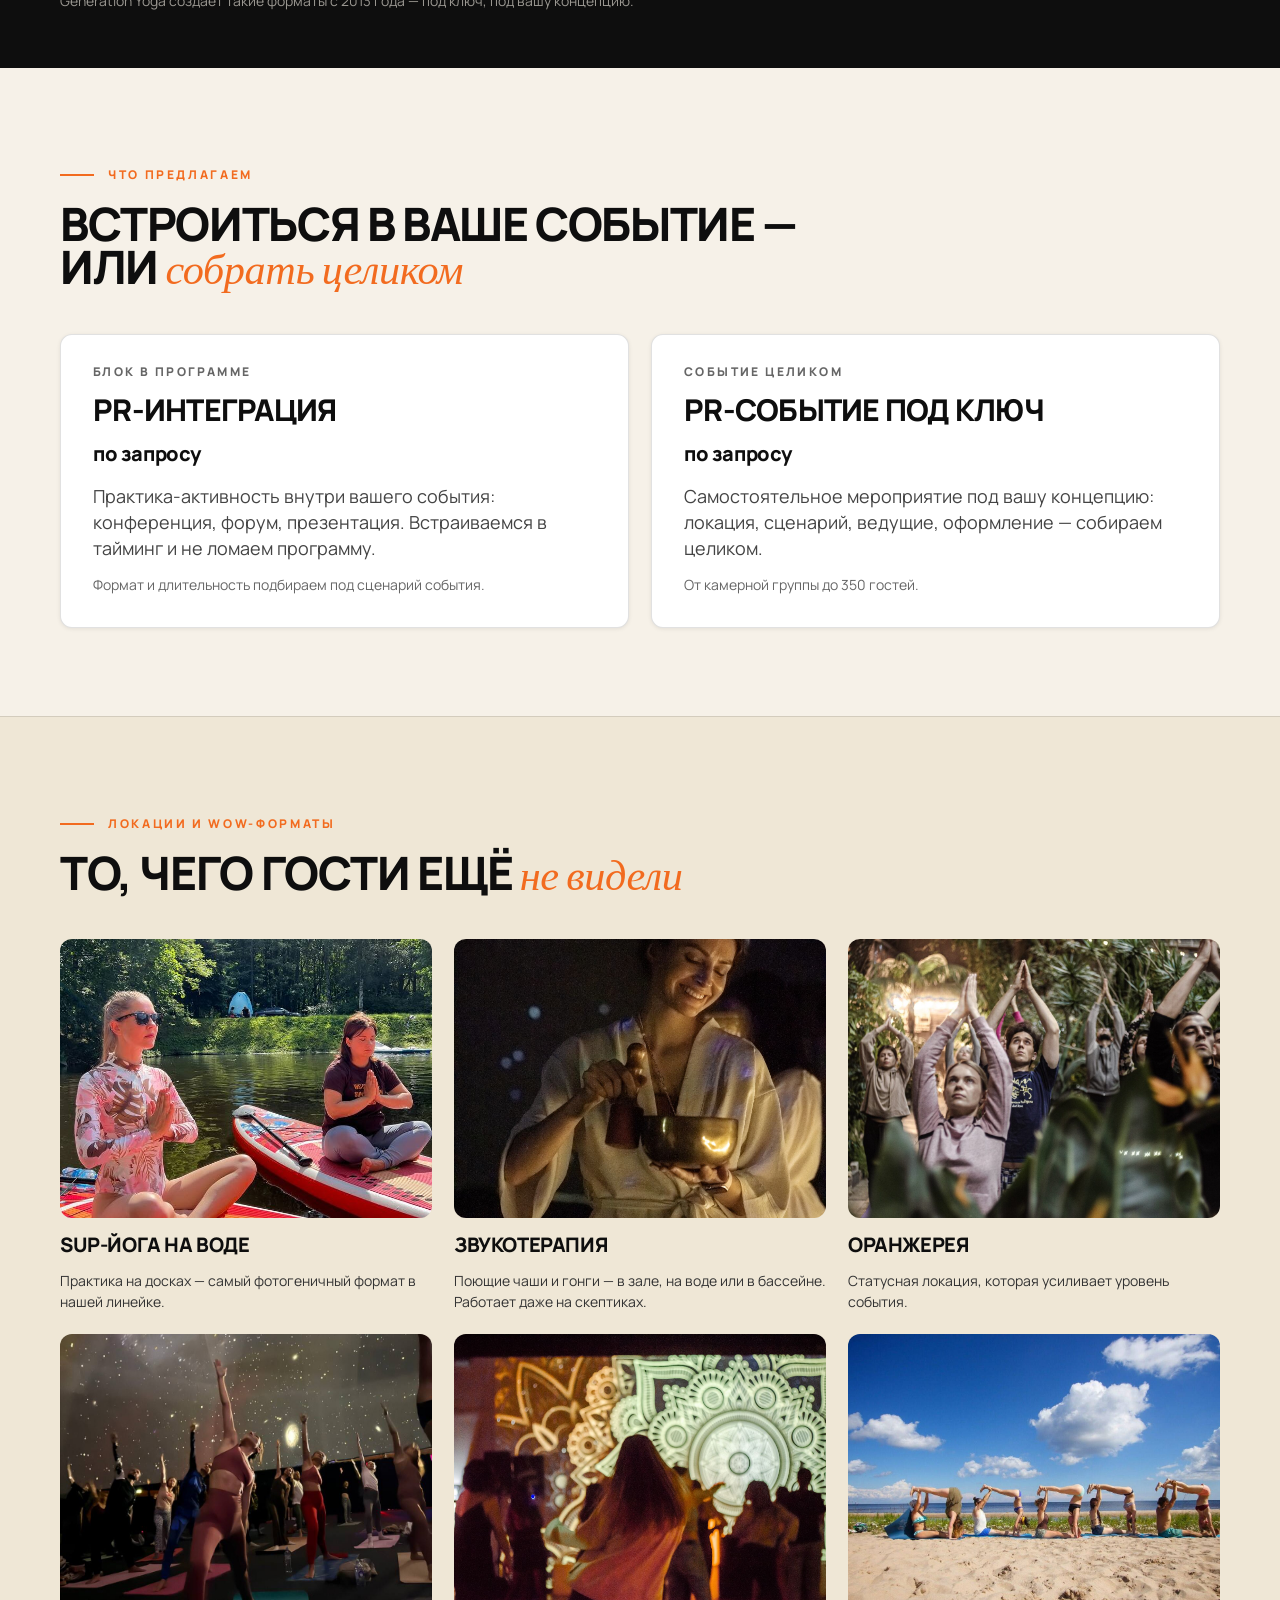
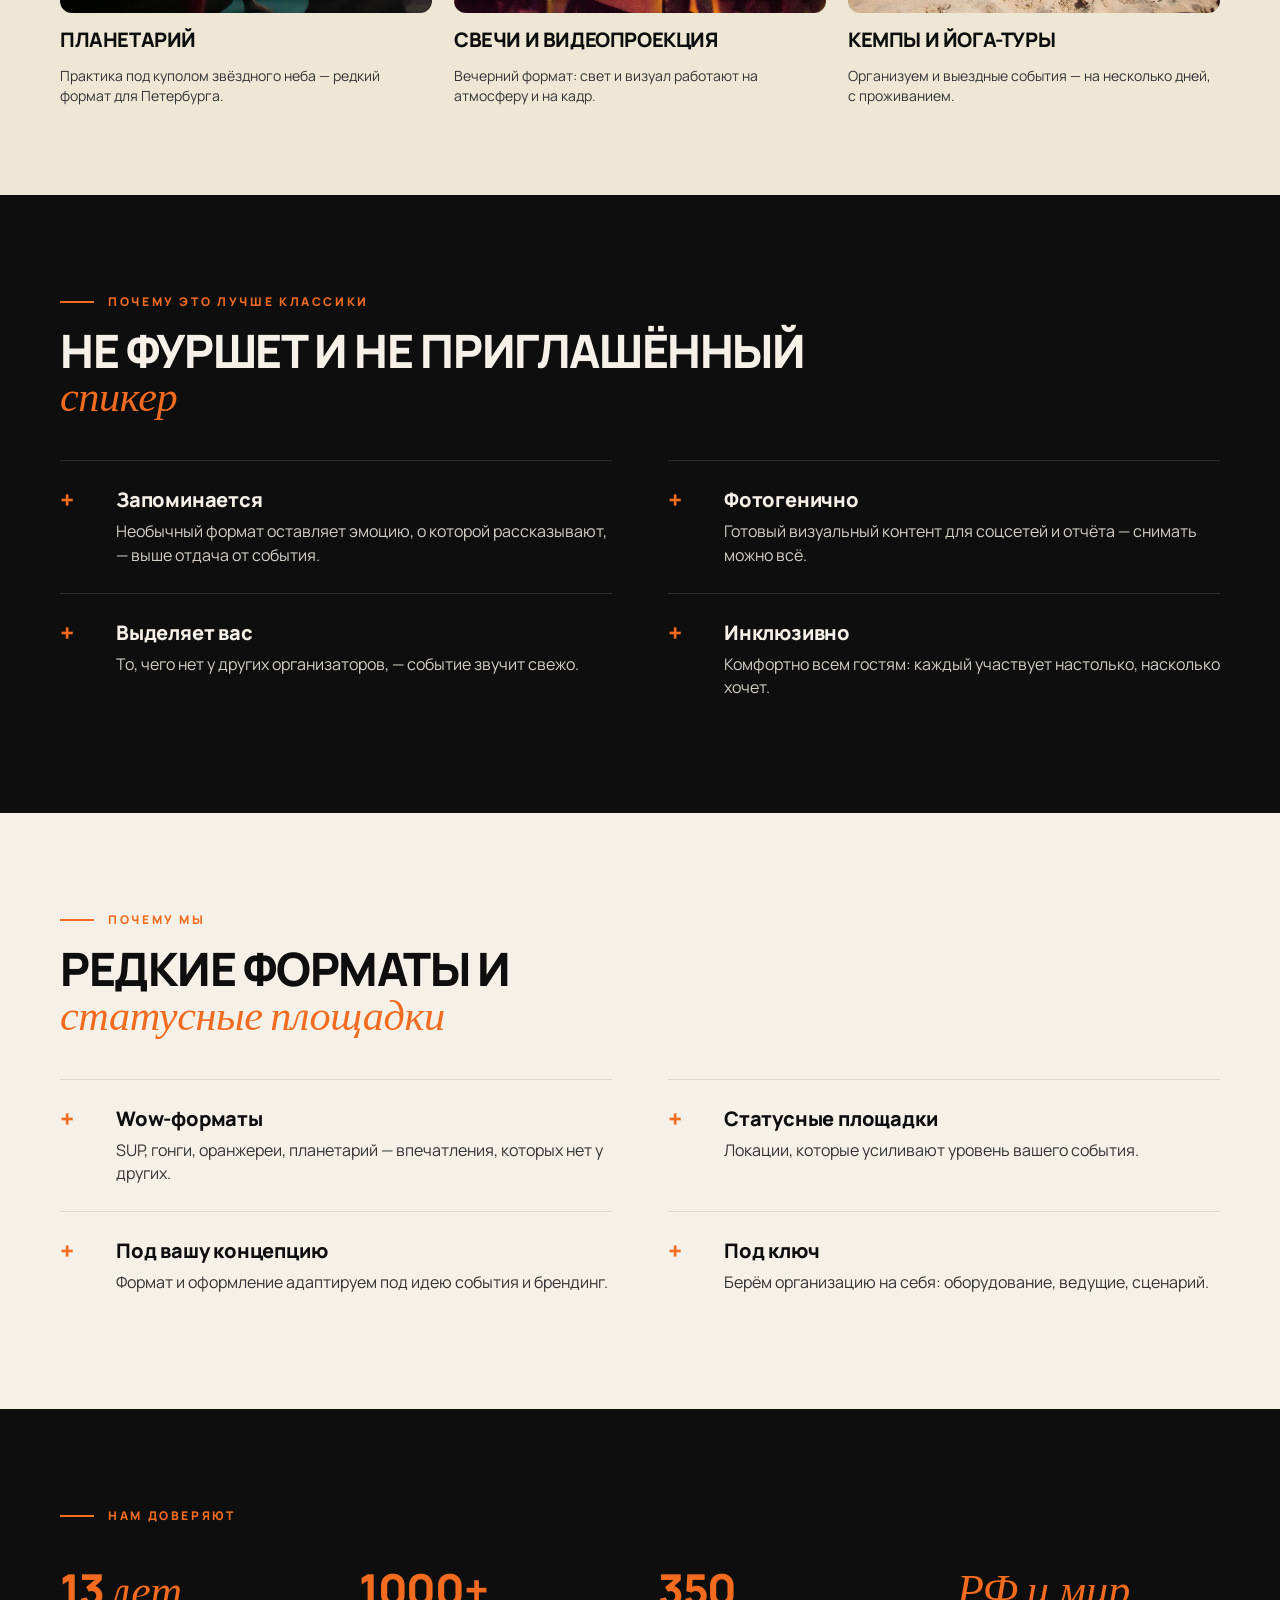
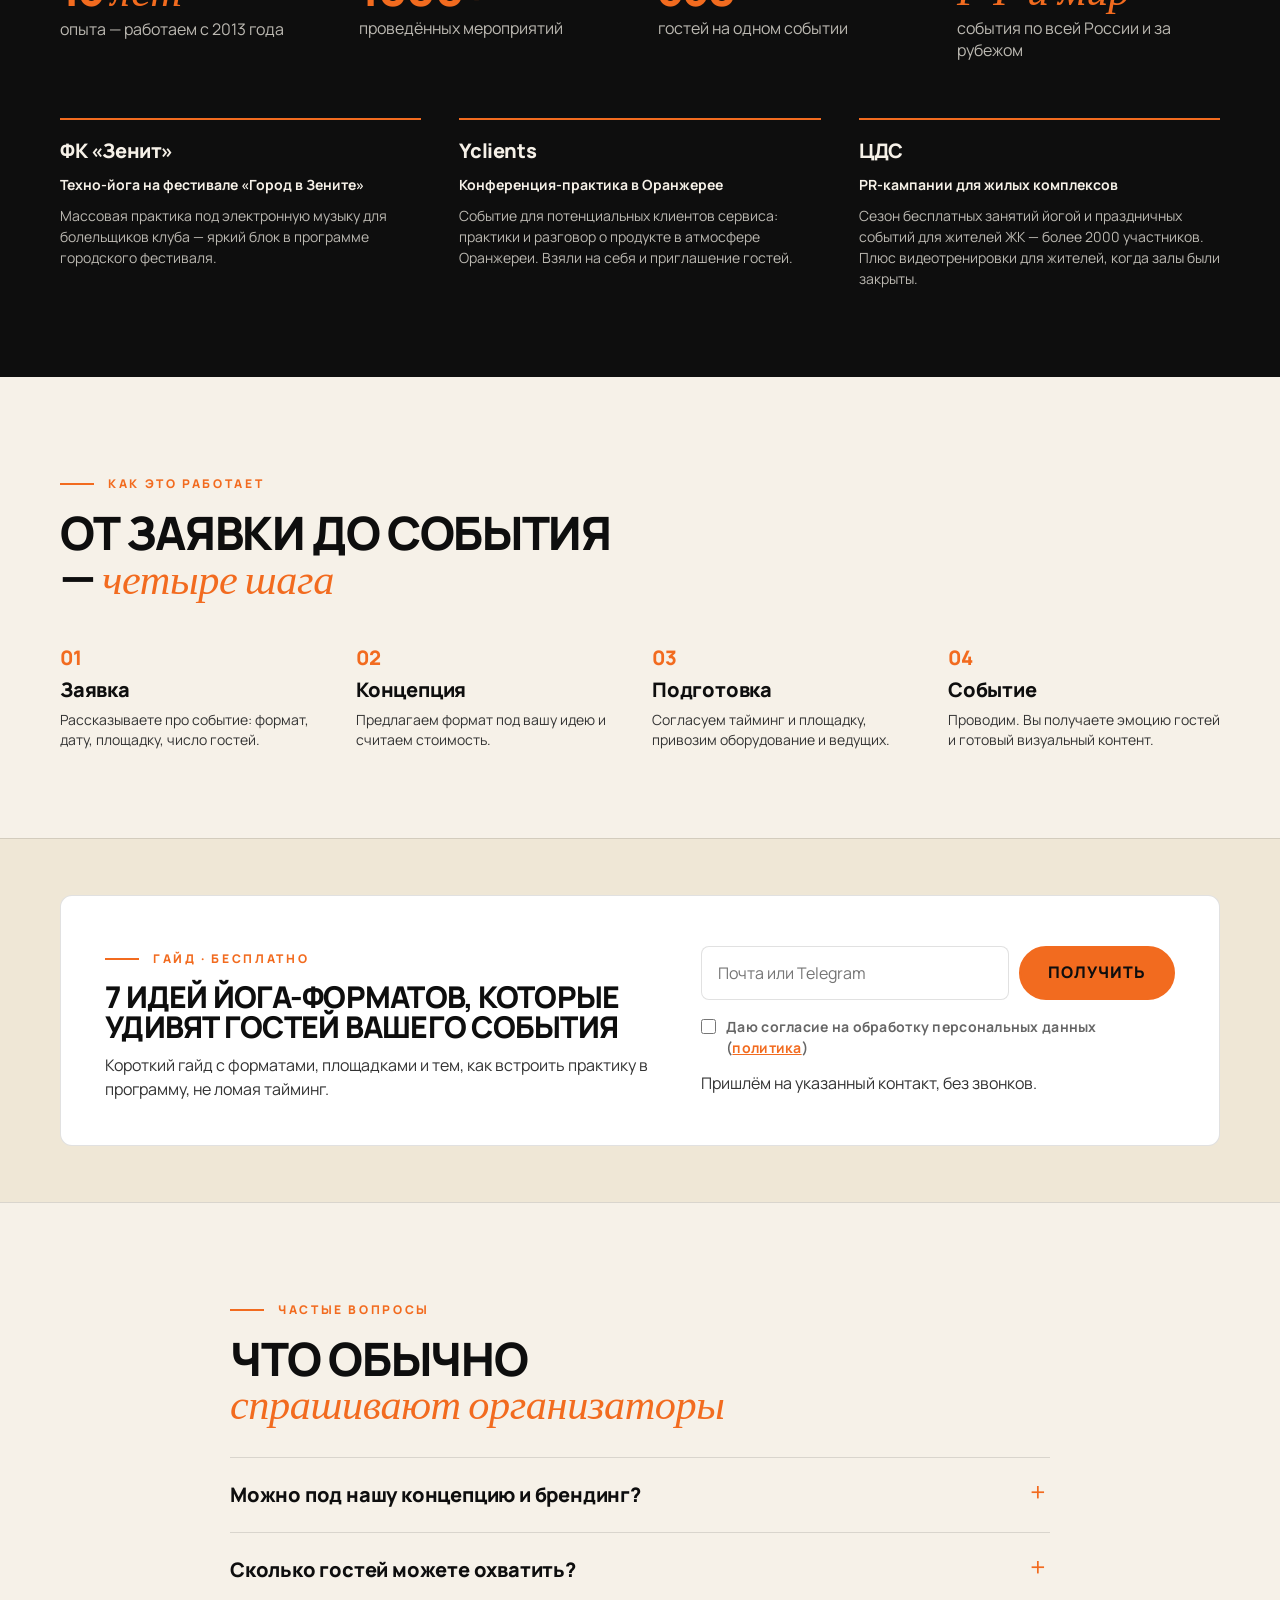
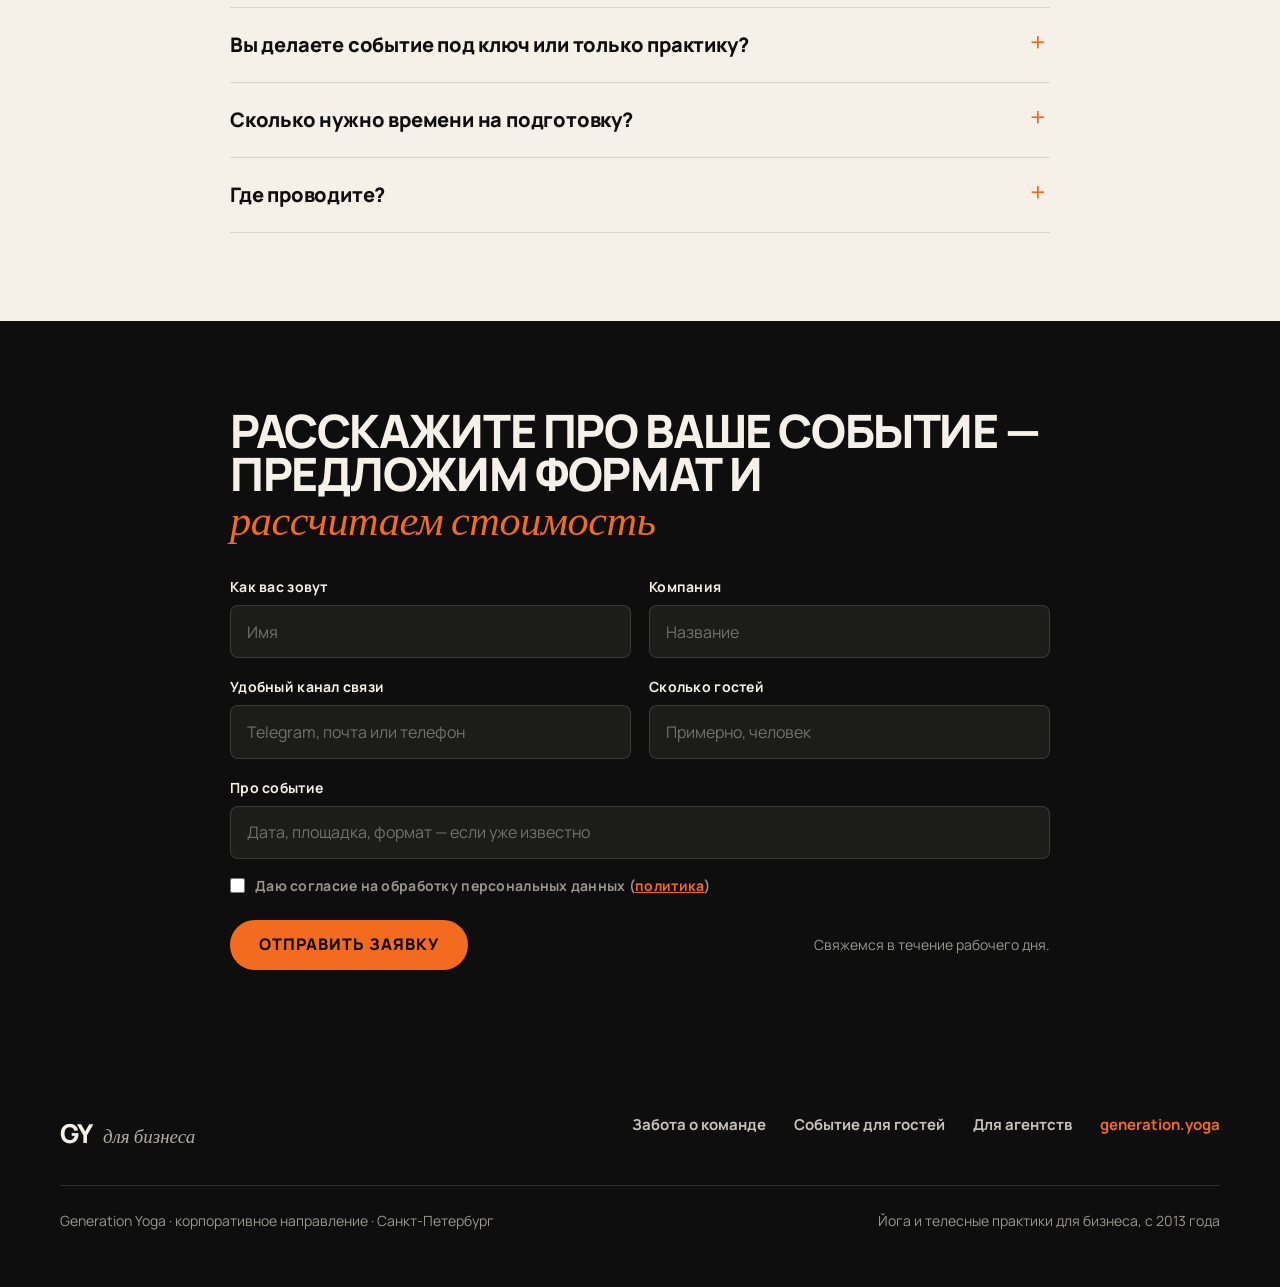
<file: pr.html>
<!DOCTYPE html>
<html lang="ru">
<head>
  <meta charset="utf-8">
  <meta name="viewport" content="width=device-width, initial-scale=1">
  <title>Событие для клиентов и гостей — Generation Yoga для бизнеса</title>
  <meta name="description" content="Необычные практики и активности для клиентских и партнёрских мероприятий: SUP-йога, звукотерапия, оранжерея, планетарий. Санкт-Петербург, с 2013 года.">
  <link rel="preconnect" href="https://fonts.googleapis.com">
  <link rel="preconnect" href="https://fonts.gstatic.com" crossorigin>
  <link href="https://fonts.googleapis.com/css2?family=Fraunces:ital,opsz,wght@0,9..144,400;0,9..144,500;1,9..144,400;1,9..144,500&family=Manrope:wght@400..800&display=swap" rel="stylesheet">
  <link rel="stylesheet" href="assets/css/site.css">
</head>
<body>
  <header class="site-header on-ink" data-hero-dark data-page="pr">
    <div class="wrap header-row">
      <a class="brand" href="index.html"><b>GY</b><span>для бизнеса</span></a>
      <nav class="aud-nav" aria-label="Аудитории">
        <a href="hr.html">Забота о команде</a>
        <a href="pr.html" aria-current="page">Событие для гостей</a>
        <a href="agency.html">Для агентств</a>
        <a class="btn btn--ghost header-cta" href="#zayavka" data-cta="header:pr">Обсудить событие</a>
      </nav>
      <button class="burger" aria-label="Меню" aria-expanded="false">
        <svg width="18" height="12" viewBox="0 0 18 12" fill="none"><path d="M0 1h18M0 6h18M0 11h18" stroke="currentColor" stroke-width="1.5"/></svg>
      </button>
    </div>
  </header>

  <main>
    <!-- ГЕРОЙ -->
    <section class="hero hero--pr">
      <div class="hero__media">
        <img src="assets/img/orangery-ecstatic.jpg" alt="Гости на практике под стеклянным куполом оранжереи, руки подняты вверх">
      </div>
      <div class="hero__inner wrap">
        <span class="eyebrow">Для PR и маркетинга</span>
        <h1>Событие, которое <em>запомнят</em></h1>
        <p class="hero__sub">Необычные практики и активности для ваших клиентских и партнёрских мероприятий — от паузы-перезагрузки на форуме до события под ключ.</p>
        <div class="cta-row">
          <a class="btn" href="#zayavka" data-cta="hero:pr">Обсудить ваше событие</a>
          <a class="link-under" href="#wow" data-cta="hero:wow">Посмотреть wow-форматы</a>
        </div>
      </div>
    </section>

    <!-- ЗАХОД -->
    <section class="section">
      <div class="wrap split is-observe reveal">
        <div>
          <span class="eyebrow">Заход</span>
          <p class="statement mt-m">Гости устали от стандартных активностей. Практика-перезагрузка или необычный wow-формат <em class="serif serif--accent">выделяют ваше событие</em> и создают эмоцию, о которой рассказывают.</p>
        </div>
      </div>
    </section>

    <!-- МИРОВОЙ ТРЕНД -->
    <section class="section section--tight on-ink">
      <div class="wrap is-observe reveal">
        <span class="eyebrow">Мировой тренд</span>
        <p class="lede lede--wide mt-m">Йога, медитация и практики восстановления давно вошли в программы событий мировых брендов: Google, Salesforce, SAP, Nike делают wellness частью своей культуры и мероприятий. <em class="serif">Практика в программе ставит ваше событие в один ряд с лучшими.</em></p>
        <p class="form-note mt-m">Generation Yoga создаёт такие форматы с 2013 года — под ключ, под вашу концепцию.</p>
      </div>
    </section>

    <!-- ЧТО ПРЕДЛАГАЕМ -->
    <section class="section" id="formaty" data-track-view="pricing">
      <div class="wrap">
        <div class="section-head is-observe reveal">
          <span class="eyebrow">Что предлагаем</span>
          <h2>Встроиться в ваше событие — или <em>собрать целиком</em></h2>
        </div>
        <div class="cards cards--2 is-observe reveal">
          <article class="card">
            <div class="card__body">
              <span class="tag">Блок в программе</span>
              <h3>PR-интеграция</h3>
              <div class="price">по запросу</div>
              <p>Практика-активность внутри вашего события: конференция, форум, презентация. Встраиваемся в тайминг и не ломаем программу.</p>
              <span class="fine">Формат и длительность подбираем под сценарий события.</span>
            </div>
          </article>
          <article class="card">
            <div class="card__body">
              <span class="tag">Событие целиком</span>
              <h3>PR-событие под ключ</h3>
              <div class="price">по запросу</div>
              <p>Самостоятельное мероприятие под вашу концепцию: локация, сценарий, ведущие, оформление — собираем целиком.</p>
              <span class="fine">От камерной группы до 350 гостей.</span>
            </div>
          </article>
        </div>
      </div>
    </section>

    <!-- ЛОКАЦИИ И WOW-ФОРМАТЫ -->
    <section class="section on-cream" id="wow">
      <div class="wrap">
        <div class="section-head is-observe reveal">
          <span class="eyebrow">Локации и wow-форматы</span>
          <h2>То, чего гости ещё <em>не видели</em></h2>
        </div>
        <div class="wow is-observe reveal">
          <div class="wow-item">
            <img src="assets/img/sup-yoga-water.jpg" alt="Практика на SUP-досках посреди воды у лесного берега">
            <h4>SUP-йога на воде</h4>
            <p>Практика на досках — самый фотогеничный формат в нашей линейке.</p>
          </div>
          <div class="wow-item">
            <img src="assets/img/singing-bowl.jpg" alt="Ведущая звукотерапии с поющей чашей в руках">
            <h4>Звукотерапия</h4>
            <p>Поющие чаши и гонги — в зале, на воде или в бассейне. Работает даже на скептиках.</p>
          </div>
          <div class="wow-item">
            <img src="assets/img/orangery-practice.jpg" alt="Практика в оранжерее среди тропической зелени">
            <h4>Оранжерея</h4>
            <p>Статусная локация, которая усиливает уровень события.</p>
          </div>
          <div class="wow-item">
            <img src="assets/img/planetarium-practice.jpg" alt="Практика под куполом звёздного неба в планетарии">
            <h4>Планетарий</h4>
            <p>Практика под куполом звёздного неба — редкий формат для Петербурга.</p>
          </div>
          <div class="wow-item">
            <img src="assets/img/video-projection.jpg" alt="Вечерняя практика под видеопроекцией с мандалой">
            <h4>Свечи и видеопроекция</h4>
            <p>Вечерний формат: свет и визуал работают на атмосферу и на кадр.</p>
          </div>
          <div class="wow-item">
            <img src="assets/img/beach-camp.jpg" alt="Групповая практика на песчаном берегу залива в йога-туре">
            <h4>Кемпы и йога-туры</h4>
            <p>Организуем и выездные события — на несколько дней, с проживанием.</p>
          </div>
        </div>
      </div>
    </section>

    <!-- ПОЧЕМУ ЭТО ЛУЧШЕ КЛАССИКИ -->
    <section class="section on-ink">
      <div class="wrap">
        <div class="section-head is-observe reveal">
          <span class="eyebrow">Почему это лучше классики</span>
          <h2>Не фуршет и не приглашённый <em>спикер</em></h2>
        </div>
        <div class="reasons is-observe reveal">
          <div class="reason"><div><h4>Запоминается</h4><p>Необычный формат оставляет эмоцию, о которой рассказывают, — выше отдача от события.</p></div></div>
          <div class="reason"><div><h4>Фотогенично</h4><p>Готовый визуальный контент для соцсетей и отчёта — снимать можно всё.</p></div></div>
          <div class="reason"><div><h4>Выделяет вас</h4><p>То, чего нет у других организаторов, — событие звучит свежо.</p></div></div>
          <div class="reason"><div><h4>Инклюзивно</h4><p>Комфортно всем гостям: каждый участвует настолько, насколько хочет.</p></div></div>
        </div>
      </div>
    </section>

    <!-- ПОЧЕМУ МЫ -->
    <section class="section">
      <div class="wrap">
        <div class="section-head is-observe reveal">
          <span class="eyebrow">Почему мы</span>
          <h2>Редкие форматы и <em>статусные площадки</em></h2>
        </div>
        <div class="reasons is-observe reveal">
          <div class="reason"><div><h4>Wow-форматы</h4><p>SUP, гонги, оранжереи, планетарий — впечатления, которых нет у других.</p></div></div>
          <div class="reason"><div><h4>Статусные площадки</h4><p>Локации, которые усиливают уровень вашего события.</p></div></div>
          <div class="reason"><div><h4>Под вашу концепцию</h4><p>Формат и оформление адаптируем под идею события и брендинг.</p></div></div>
          <div class="reason"><div><h4>Под ключ</h4><p>Берём организацию на себя: оборудование, ведущие, сценарий.</p></div></div>
        </div>
      </div>
    </section>

    <!-- НАМ ДОВЕРЯЮТ -->
    <section class="section on-ink">
      <div class="wrap is-observe reveal">
        <span class="eyebrow">Нам доверяют</span>
        <div class="facts mt-l">
          <div class="fact"><div class="k">13 <em>лет</em></div><div class="v">опыта — работаем с 2013 года</div></div>
          <div class="fact"><div class="k">1000+</div><div class="v">проведённых мероприятий</div></div>
          <div class="fact"><div class="k">350</div><div class="v">гостей на одном событии</div></div>
          <div class="fact"><div class="k k--word">РФ и мир</div><div class="v">события по всей России и за рубежом</div></div>
        </div>
        <div class="cases">
          <div class="case">
            <div class="who">ФК «Зенит»</div>
            <span class="what">Техно-йога на фестивале «Город в Зените»</span>
            <p>Массовая практика под электронную музыку для болельщиков клуба — яркий блок в программе городского фестиваля.</p>
          </div>
          <div class="case">
            <div class="who">Yclients</div>
            <span class="what">Конференция-практика в Оранжерее</span>
            <p>Событие для потенциальных клиентов сервиса: практики и разговор о продукте в атмосфере Оранжереи. Взяли на себя и приглашение гостей.</p>
          </div>
          <div class="case">
            <div class="who">ЦДС</div>
            <span class="what">PR-кампании для жилых комплексов</span>
            <p>Сезон бесплатных занятий йогой и праздничных событий для жителей ЖК — более 2000 участников. Плюс видеотренировки для жителей, когда залы были закрыты.</p>
          </div>
        </div>
      </div>
    </section>

    <!-- КАК ЭТО РАБОТАЕТ -->
    <section class="section">
      <div class="wrap">
        <div class="section-head is-observe reveal">
          <span class="eyebrow">Как это работает</span>
          <h2>От заявки до события — <em>четыре шага</em></h2>
        </div>
        <div class="steps is-observe reveal">
          <div class="step"><h4>Заявка</h4><p>Рассказываете про событие: формат, дату, площадку, число гостей.</p></div>
          <div class="step"><h4>Концепция</h4><p>Предлагаем формат под вашу идею и считаем стоимость.</p></div>
          <div class="step"><h4>Подготовка</h4><p>Согласуем тайминг и площадку, привозим оборудование и ведущих.</p></div>
          <div class="step"><h4>Событие</h4><p>Проводим. Вы получаете эмоцию гостей и готовый визуальный контент.</p></div>
        </div>
      </div>
    </section>

    <!-- ЛИД-МАГНИТ -->
    <section class="section section--tight on-cream">
      <div class="wrap">
        <form class="leadmag is-observe reveal" data-lead="pr-magnet">
          <div>
            <span class="eyebrow">Гайд · бесплатно</span>
            <h3 class="mt-s">7 идей йога-форматов, которые удивят гостей вашего события</h3>
            <p>Короткий гайд с форматами, площадками и тем, как встроить практику в программу, не ломая тайминг.</p>
          </div>
          <div class="form-fields">
            <div class="mini-form">
              <input type="text" name="contact" placeholder="Почта или Telegram" aria-label="Почта или Telegram" required>
              <button class="btn" type="submit" data-cta="magnet:pr">Получить</button>
            </div>
            <label class="hp" aria-hidden="true">Не заполняйте <input type="text" name="website" tabindex="-1" autocomplete="off"></label>
            <input type="hidden" data-track="utm_source" name="utm_source">
            <input type="hidden" data-track="utm_campaign" name="utm_campaign">
            <input type="hidden" data-track="id" name="ref_id">
            <label class="consent"><input type="checkbox" name="consent" required> <span>Даю согласие на обработку персональных данных (<a href="privacy.html">политика</a>)</span></label>
            <p class="form-note mt-s">Пришлём на указанный контакт, без звонков.</p>
            <span class="form-note form-error" role="alert"></span>
          </div>
          <div class="form-ok">Запрос принят — пришлём гайд на указанный контакт. <span class="pill-note">(демо-режим прототипа)</span></div>
        </form>
      </div>
    </section>

    <!-- FAQ -->
    <section class="section">
      <div class="wrap--narrow">
        <div class="section-head section-head--tight is-observe reveal">
          <span class="eyebrow">Частые вопросы</span>
          <h2>Что обычно <em>спрашивают организаторы</em></h2>
        </div>
        <div class="faq is-observe reveal">
          <details>
            <summary>Можно под нашу концепцию и брендинг?</summary>
            <div class="ans">Да. Адаптируем формат, сценарий и оформление под идею события. Брендирование площадки и материалов согласуем на этапе подготовки.</div>
          </details>
          <details>
            <summary>Сколько гостей можете охватить?</summary>
            <div class="ans">До 350 человек на одном событии. Под большие группы подбираем площадку и нескольких ведущих.</div>
          </details>
          <details>
            <summary>Вы делаете событие под ключ или только практику?</summary>
            <div class="ans">Оба варианта. Можем встроиться отдельным блоком в вашу программу или собрать самостоятельное мероприятие целиком.</div>
          </details>
          <details>
            <summary>Сколько нужно времени на подготовку?</summary>
            <div class="ans">Зависит от формата и площадки: интеграцию в готовое событие собираем быстрее, событие под ключ — дольше.</div>
          </details>
          <details>
            <summary>Где проводите?</summary>
            <div class="ans">База — Санкт-Петербург и область. Проводим события по всей России и за рубежом — выезд обсуждаем в заявке.</div>
          </details>
        </div>
      </div>
    </section>

    <!-- ЗАЯВКА -->
    <section class="section on-ink" id="zayavka">
      <div class="wrap--narrow">
        <div class="form-head is-observe reveal">
          <h2>Расскажите про ваше событие — предложим формат и <em>рассчитаем стоимость</em></h2>
        </div>
        <form class="is-observe reveal" data-lead="pr-lead" novalidate>
          <div class="form-fields">
            <div class="form-grid">
              <div class="field">
                <label for="name">Как вас зовут</label>
                <input id="name" name="name" type="text" autocomplete="name" placeholder="Имя" required>
              </div>
              <div class="field">
                <label for="company">Компания</label>
                <input id="company" name="company" type="text" autocomplete="organization" placeholder="Название" required>
              </div>
              <div class="field">
                <label for="contact">Удобный канал связи</label>
                <input id="contact" name="contact" type="text" placeholder="Telegram, почта или телефон" required>
              </div>
              <div class="field">
                <label for="guests">Сколько гостей</label>
                <input id="guests" name="guests" type="text" inputmode="numeric" placeholder="Примерно, человек">
              </div>
              <div class="field full">
                <label for="about">Про событие</label>
                <input id="about" name="about" type="text" placeholder="Дата, площадка, формат — если уже известно">
              </div>
            </div>
            <label class="hp" aria-hidden="true">Не заполняйте <input type="text" name="website" tabindex="-1" autocomplete="off"></label>
            <input type="hidden" data-track="utm_source" name="utm_source">
            <input type="hidden" data-track="utm_campaign" name="utm_campaign">
            <input type="hidden" data-track="id" name="ref_id">
            <label class="consent"><input type="checkbox" name="consent" required> <span>Даю согласие на обработку персональных данных (<a href="privacy.html">политика</a>)</span></label>
            <div class="cta-row cta-row--split">
              <button class="btn" type="submit" data-cta="form:pr-lead">Отправить заявку</button>
              <span class="form-note">Свяжемся в течение рабочего дня.</span>
            </div>
            <span class="form-note form-error" role="alert"></span>
          </div>
          <div class="form-ok">
            <h3>Заявка отправлена</h3>
            <p class="mt-s">Спасибо! Свяжемся в течение рабочего дня и предложим формат под ваше событие. <span class="pill-note">(демо-режим прототипа)</span></p>
          </div>
        </form>
      </div>
    </section>
  </main>

  <footer class="site-footer">
    <div class="wrap">
      <div class="footer-top">
        <a class="brand" href="index.html"><b>GY</b><span>для бизнеса</span></a>
        <nav class="footer-nav" aria-label="Направления">
          <a href="hr.html">Забота о команде</a>
          <a href="pr.html">Событие для гостей</a>
          <a href="agency.html">Для агентств</a>
          <a class="is-site" href="https://generation.yoga">generation.yoga</a>
        </nav>
      </div>
      <div class="footer-bottom">
        <span>Generation Yoga · корпоративное направление · Санкт-Петербург</span>
        <span>Йога и телесные практики для бизнеса, с 2013 года</span>
      </div>
    </div>
  </footer>

  <script src="assets/js/site.js"></script>
</body>
</html>
</file>
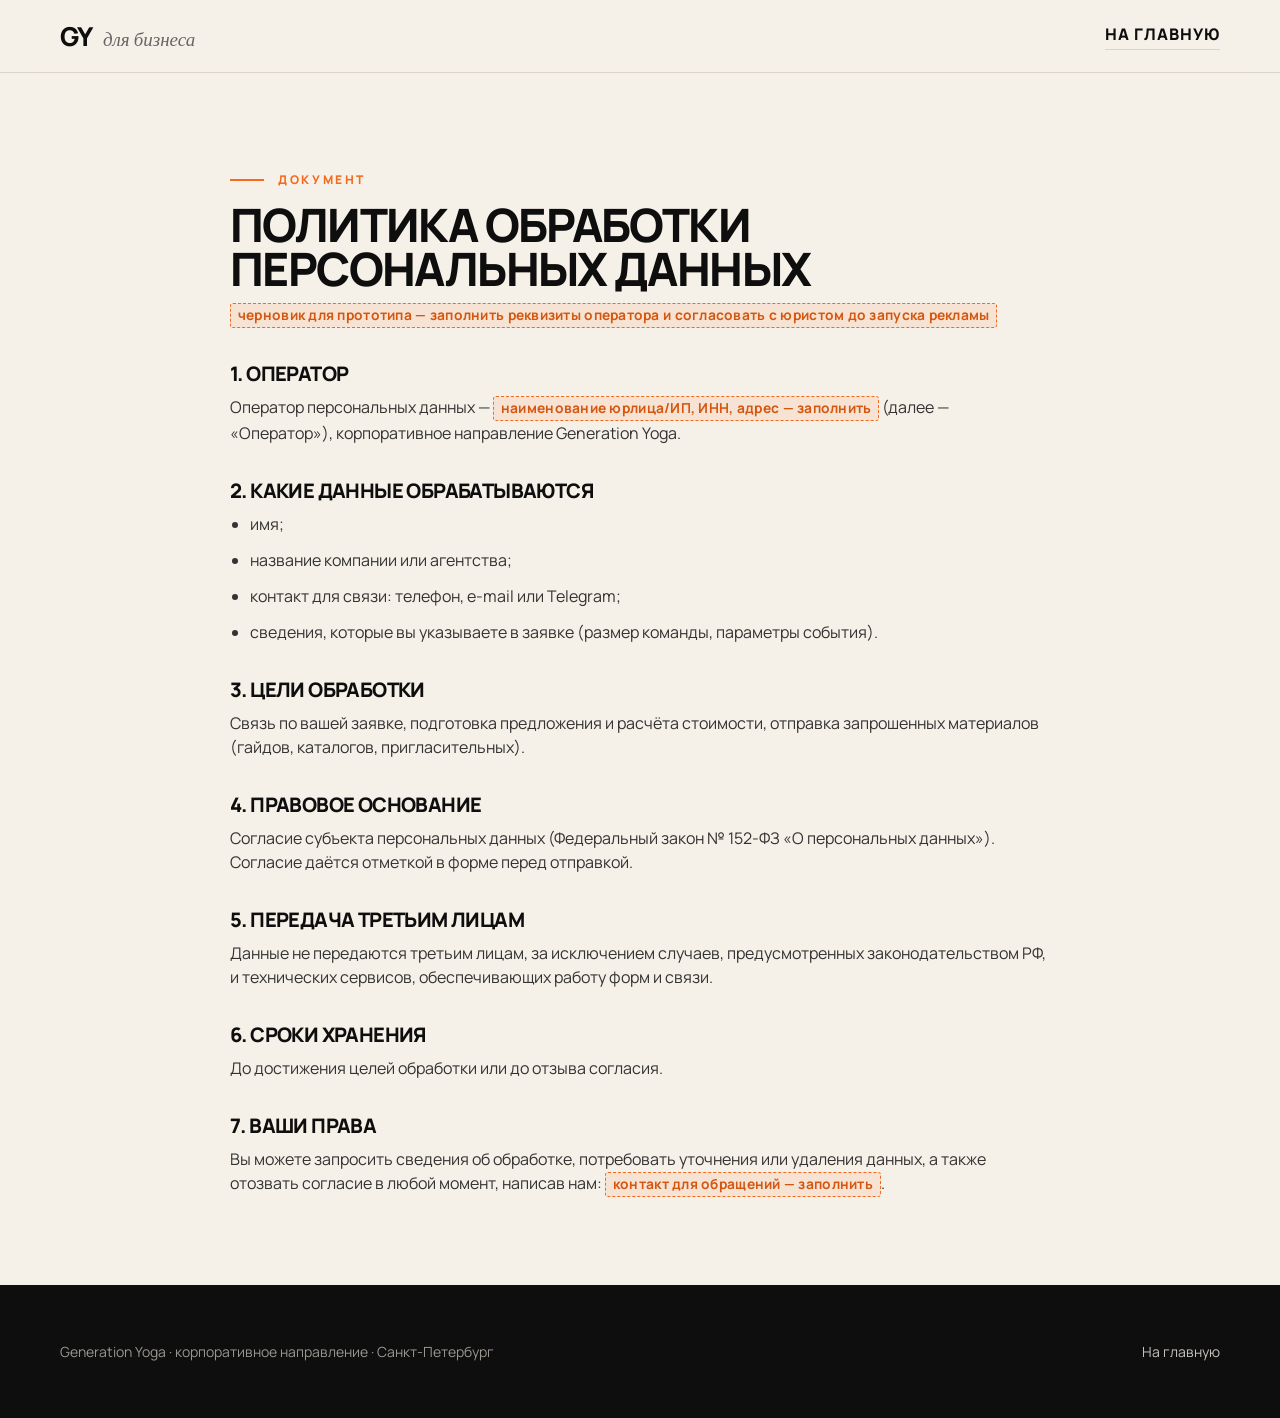
<file: privacy.html>
<!DOCTYPE html>
<html lang="ru">
<head>
  <meta charset="utf-8">
  <meta name="viewport" content="width=device-width, initial-scale=1">
  <title>Политика обработки персональных данных — Generation Yoga для бизнеса</title>
  <meta name="robots" content="noindex">
  <link rel="preconnect" href="https://fonts.googleapis.com">
  <link rel="preconnect" href="https://fonts.gstatic.com" crossorigin>
  <link href="https://fonts.googleapis.com/css2?family=Fraunces:ital,opsz,wght@0,9..144,400;0,9..144,500;1,9..144,400;1,9..144,500&family=Manrope:wght@400..800&display=swap" rel="stylesheet">
  <link rel="stylesheet" href="assets/css/site.css">
</head>
<body>
  <header class="site-header">
    <div class="wrap header-row">
      <a class="brand" href="index.html"><b>GY</b><span>для бизнеса</span></a>
      <a class="link-under link-under--ink" href="index.html">На главную</a>
    </div>
  </header>

  <main class="section">
    <div class="wrap--narrow policy">
      <span class="eyebrow">Документ</span>
      <h1 class="mt-s">Политика обработки персональных данных</h1>
      <p class="mt-m"><span class="tbd">черновик для прототипа — заполнить реквизиты оператора и согласовать с юристом до запуска рекламы</span></p>

      <h2>1. Оператор</h2>
      <p>Оператор персональных данных — <span class="tbd">наименование юрлица/ИП, ИНН, адрес — заполнить</span> (далее — «Оператор»), корпоративное направление Generation Yoga.</p>

      <h2>2. Какие данные обрабатываются</h2>
      <ul>
        <li>имя;</li>
        <li>название компании или агентства;</li>
        <li>контакт для связи: телефон, e-mail или Telegram;</li>
        <li>сведения, которые вы указываете в заявке (размер команды, параметры события).</li>
      </ul>

      <h2>3. Цели обработки</h2>
      <p>Связь по вашей заявке, подготовка предложения и расчёта стоимости, отправка запрошенных материалов (гайдов, каталогов, пригласительных).</p>

      <h2>4. Правовое основание</h2>
      <p>Согласие субъекта персональных данных (Федеральный закон № 152-ФЗ «О персональных данных»). Согласие даётся отметкой в форме перед отправкой.</p>

      <h2>5. Передача третьим лицам</h2>
      <p>Данные не передаются третьим лицам, за исключением случаев, предусмотренных законодательством РФ, и технических сервисов, обеспечивающих работу форм и связи.</p>

      <h2>6. Сроки хранения</h2>
      <p>До достижения целей обработки или до отзыва согласия.</p>

      <h2>7. Ваши права</h2>
      <p>Вы можете запросить сведения об обработке, потребовать уточнения или удаления данных, а также отозвать согласие в любой момент, написав нам: <span class="tbd">контакт для обращений — заполнить</span>.</p>
    </div>
  </main>

  <footer class="site-footer">
    <div class="wrap">
      <div class="footer-bottom footer-bottom--bare">
        <span>Generation Yoga · корпоративное направление · Санкт-Петербург</span>
        <a href="index.html">На главную</a>
      </div>
    </div>
  </footer>
</body>
</html>
</file>
<file: assets/css/site.css>
/* =========================================================================
   Generation Yoga — корпоративное направление.
   Дизайн-система по «Визуальному стандарту GY».
   Приём: плотный капс Manrope 800 + курсивная строчная Fraunces на акценте.
   База сайта светлая; ink — чередующаяся секция, а не весь сайт.
   ========================================================================= */

:root {
  --ink:       #0E0E0E;   /* текст; тёмные секции; футер */
  --paper:     #F6F1E8;   /* основной фон; текст на ink */
  --cream:     #EFE7D6;   /* фон секции-чередования */
  --accent:    #F26B1F;   /* единственный горячий акцент */
  --accent-h:  #FF7D33;   /* hover заливки */
  --accent-d:  #D4560F;   /* hover ссылки */
  --muted:     #666;      /* второстепенный текст на светлом */
  --body:      #333;      /* абзацы на светлом */
  --body-card: #444;      /* абзацы в белой карточке */
  --hairline:  rgba(14,14,14,.12);
  --hairline-on-ink: rgba(246,241,232,.14);
  --on-ink:    rgba(246,241,232,.85);
  --on-ink-2:  rgba(246,241,232,.75);
  --on-ink-3:  rgba(246,241,232,.6);

  --font-ui:     "Manrope", -apple-system, BlinkMacSystemFont, "Segoe UI", sans-serif;
  --font-accent: "Fraunces", Georgia, "Times New Roman", serif;

  --wrap: 1160px;
  --gutter: clamp(20px, 5vw, 48px);
  --pad-section: clamp(56px, 8vw, 88px);
  --radius: 12px;
  --radius-s: 8px;
  --ease: cubic-bezier(.2, .7, .2, 1);

  /* Шкала: максимум каждого шага = значение из стандарта. */
  --t-h1:     clamp(2.6rem, 1.4rem + 4.8vw, 5.25rem);   /* 84px */
  --t-h2:     clamp(1.9rem, 1.25rem + 2.6vw, 2.875rem); /* 46px */
  --t-h2-lg:  clamp(2.1rem, 1.3rem + 3.2vw, 3.25rem);   /* 52px */
  --t-h3:     clamp(1.4rem, 1.1rem + 1.1vw, 1.875rem);  /* 30px */
  --t-h4:     clamp(1.1rem, 1rem + .35vw, 1.25rem);     /* 20px */
  --t-lead:   clamp(1.15rem, 1rem + .6vw, 1.4375rem);   /* 23px */
  --t-body:   clamp(1rem, .95rem + .25vw, 1.125rem);    /* 18px */
  --t-body-lg:clamp(1.05rem, .97rem + .35vw, 1.25rem);  /* 20px */
  --t-cap:    1rem;                                     /* 16px */
  --t-small:  .875rem;                                  /* 14px */
  --t-eyebrow:.75rem;                                   /* 12px */
  --t-num:    clamp(2rem, 1.35rem + 2.6vw, 2.75rem);    /* 44px */
}

/* --- reset ------------------------------------------------------------- */
* { margin: 0; padding: 0; box-sizing: border-box; }
html {
  scroll-behavior: smooth; -webkit-text-size-adjust: 100%;
  /* Синяя вспышка при тапе — системная, поверх нашего оранжевого
     она читается как сбой. Гасим и рисуем состояние сами. */
  -webkit-tap-highlight-color: transparent;
}
/* manipulation убирает историческую задержку 300 мс перед кликом:
   браузер больше не ждёт, не будет ли это двойной тап для зума. */
a, button, label, summary, input, .btn { touch-action: manipulation; }
body {
  font-family: var(--font-ui);
  font-size: var(--t-body);
  line-height: 1.5;
  color: var(--ink);
  background: var(--paper);
  font-weight: 400;
  -webkit-font-smoothing: antialiased;
  text-rendering: optimizeLegibility;
  overflow-x: hidden;
}
img { display: block; max-width: 100%; height: auto; }
button { font: inherit; color: inherit; cursor: pointer; border: none; background: none; }
:focus-visible { outline: 2px solid var(--accent); outline-offset: 3px; border-radius: 2px; }

/* Скип-линк: не виден мышью, выезжает при табуляции первым элементом. */
.skip-link {
  position: absolute; left: -9999px; top: 0; z-index: 100;
  font-family: var(--font-ui); font-weight: 800; font-size: var(--t-small);
  text-transform: uppercase; letter-spacing: .06em;
}
.skip-link:focus {
  left: 12px; top: 12px; padding: 12px 18px; border-radius: var(--radius-s);
  background: var(--accent); color: var(--paper);
}

/* Ссылки заданы явно — браузерных синих и подчёркнутых на сайте нет. */
a { color: var(--accent); text-decoration: none; transition: all .15s ease; }
a:hover { color: var(--accent-d); }

/* --- типографика -------------------------------------------------------- */
/* Display — Manrope 800 капсом. Заголовок целиком в Fraunces — ошибка. */
h1, h2, h3, h4 {
  font-family: var(--font-ui);
  font-weight: 800;
  text-transform: uppercase;
  letter-spacing: -0.03em;
  line-height: .92;
  text-wrap: pretty;
}
h1 { font-size: var(--t-h1); line-height: .9; letter-spacing: -0.035em; }
h2 { font-size: var(--t-h2); line-height: .95; }
h2.h2--lg { font-size: var(--t-h2-lg); line-height: .94; }
h3 { font-size: var(--t-h3); line-height: 1; letter-spacing: -0.025em; }
h4 { font-size: var(--t-h4); line-height: 1.25; letter-spacing: -0.01em; text-transform: none; }

/* Акцент — Fraunces italic строчными, одно-два слова на заголовок. */
em, .serif {
  font-family: var(--font-accent);
  font-style: italic;
  font-weight: 400;
  letter-spacing: -0.01em;
}
h1 em, h2 em, h3 em, h1 .serif, h2 .serif, h3 .serif {
  text-transform: none;
  color: var(--accent);
  font-size: .92em;
}
/* Стандарт: акцент в 1–3 слова не разрывается переносом. Но только от 601px:
   на узком экране строка короче самого акцента, и nowrap выдавливал заголовок
   за экран (проверено на /pr — «у организаторов» уезжало на 36px). Ниже 600px
   перенос внутри акцента — меньшее зло, чем обрезанный текст. */
@media (min-width: 601px) {
  h1 em, h2 em, h3 em, h1 .serif, h2 .serif, h3 .serif { white-space: nowrap; }
  /* Прогоны длиннее трёх слов nowrap не получают — стандарт это оговаривает. */
  .hero--hr h1 em, .h2--lg em { white-space: normal; }
}
/* В абзаце курсив — тем же цветом, что и текст: оранжевый там спорит с кнопкой. */
p em, p .serif, li em { color: inherit; font-size: 1.02em; }
/* Точечные исключения. Селектор с `p` — чтобы перебить правило выше по специфичности. */
p .serif--ink { color: var(--ink); }
p .serif--accent { color: var(--accent); }

.eyebrow {
  display: inline-flex; align-items: center; gap: 14px;
  font-family: var(--font-ui); font-weight: 800;
  font-size: var(--t-eyebrow); letter-spacing: 0.22em; text-transform: uppercase;
  color: var(--accent);
}
.eyebrow::before { content: ""; width: 34px; height: 2px; background: var(--accent); flex-shrink: 0; }
.eyebrow--plain::before { display: none; }
.eyebrow--muted { color: var(--muted); }
.eyebrow--muted::before { display: none; }

.lede { font-size: var(--t-lead); line-height: 1.45; max-width: 46ch; }
.measure { max-width: 62ch; }
.fine, .form-note, .pill-note, .src { font-size: var(--t-small); color: var(--muted); line-height: 1.45; }
.on-ink .fine, .on-ink .form-note, .on-ink .pill-note, .on-ink .src { color: var(--on-ink-3); }

/* --- сетка -------------------------------------------------------------- */
.wrap { width: min(100% - var(--gutter) * 2, var(--wrap)); margin-inline: auto; }
.wrap--narrow { width: min(100% - var(--gutter) * 2, 820px); margin-inline: auto; }
.section { padding-block: var(--pad-section); position: relative; }
.section--tight { padding-block: clamp(36px, 5vw, 56px); }

/* Между секциями — либо смена фона, либо hairline. Не оба сразу. */
.on-ink { background: var(--ink); color: var(--paper); }
.on-cream { background: var(--cream); border-top: 1px solid var(--hairline); }
.on-ink + .on-ink { border-top: 1px solid var(--hairline-on-ink); }
.on-ink p, .on-ink li { color: var(--on-ink); }
.on-cream + .section:not(.on-ink):not(.on-cream) { border-top: 1px solid var(--hairline); }

.split { display: grid; grid-template-columns: 1.15fr 1fr; gap: clamp(32px, 5vw, 64px); align-items: start; }
.section-head { max-width: 760px; margin-bottom: clamp(32px, 4vw, 44px); }
.section-head h2 { margin-top: 18px; }
.section-head p { margin-top: 22px; color: var(--body); max-width: 62ch; }
.on-ink .section-head p { color: var(--on-ink); }

.mt-s { margin-top: 14px; } .mt-m { margin-top: 26px; } .mt-l { margin-top: 44px; }
.cta-row { display: flex; gap: 16px; flex-wrap: wrap; align-items: center; }
/* Футер формы: кнопка слева, «свяжемся в течение дня» справа. */
.cta-row--split { margin-top: 24px; justify-content: space-between; }

/* Разделитель внутри колонки текста (не имитирует границу секции). */
.rule { height: 2px; background: var(--accent); width: 100%; }
.rule--hair { height: 1px; background: var(--hairline); }
.on-ink .rule--hair { background: var(--hairline-on-ink); }

/* --- кнопки и ссылки-действия ------------------------------------------- */
.btn {
  display: inline-flex; align-items: center; gap: .55em;
  font-family: var(--font-ui); font-weight: 800;
  font-size: var(--t-cap); letter-spacing: .06em; text-transform: uppercase;
  line-height: 1.1; text-align: center;
  padding: .9em 1.7em; border-radius: 999px;
  border: 2px solid var(--accent); background: var(--accent); color: var(--ink);
  transition: all .15s ease;
}
.btn:hover { background: var(--accent-h); border-color: var(--accent-h); color: var(--ink); }
.btn--ghost { background: transparent; border-color: var(--ink); color: var(--ink); }
.btn--ghost:hover { background: var(--ink); border-color: var(--ink); color: var(--paper); }
.on-ink .btn--ghost, .hero .btn--ghost, .site-header.on-ink .btn--ghost {
  border-color: rgba(246,241,232,.35); color: var(--paper); background: transparent;
}
.on-ink .btn--ghost:hover, .hero .btn--ghost:hover, .site-header.on-ink .btn--ghost:hover {
  background: var(--paper); border-color: var(--paper); color: var(--ink);
}

/* Второстепенное действие в герое — текст с нижней границей, не вторая кнопка. */
.link-under {
  display: inline-flex; align-items: center; gap: .5em;
  font-weight: 800; font-size: var(--t-cap); letter-spacing: .06em; text-transform: uppercase;
  color: rgba(246,241,232,.8); border-bottom: 1px solid rgba(246,241,232,.35);
  padding-bottom: 3px; transition: all .15s ease;
}
.link-under:hover { color: var(--paper); border-color: var(--paper); }
.link-under--ink { color: var(--ink); border-color: var(--hairline); }
.link-under--ink:hover { color: var(--accent); border-color: var(--accent); }

/* Ссылка-действие в карточке и в тексте. */
.link-arw {
  display: inline-flex; align-items: center; gap: .45em;
  font-family: var(--font-ui); font-weight: 800;
  font-size: var(--t-cap); letter-spacing: .04em; color: var(--accent);
}
.link-arw:hover { color: var(--accent-d); }
.link-quiet {
  font-size: var(--t-eyebrow); font-weight: 700; letter-spacing: .18em; text-transform: uppercase;
  color: var(--muted);
}
.on-ink .link-quiet, .hero .link-quiet { color: var(--on-ink-3); }
.link-quiet:hover { color: var(--accent); }

/* --- шапка -------------------------------------------------------------- */
.site-header {
  position: sticky; top: 0; z-index: 60;
  background: color-mix(in srgb, var(--paper) 88%, transparent);
  backdrop-filter: blur(14px);
  border-bottom: 1px solid var(--hairline);
}
.site-header.on-ink { background: color-mix(in srgb, var(--ink) 86%, transparent); border-color: var(--hairline-on-ink); }
.header-row { display: flex; align-items: center; justify-content: space-between; gap: 20px; min-height: 72px; }

.brand { display: inline-flex; align-items: baseline; gap: 10px; color: inherit; }
.brand:hover { color: inherit; }
.brand b { font-family: var(--font-ui); font-weight: 800; font-size: 26px; letter-spacing: -0.02em; }
.brand span { font-family: var(--font-accent); font-style: italic; font-size: 19px; color: var(--muted); }
.on-ink .brand span { color: var(--on-ink-2); }

.aud-nav { display: flex; align-items: center; gap: 4px; }
/* :not(.btn) — иначе правила навигации перебивают кнопку по специфичности. */
.aud-nav a:not(.btn) {
  font-weight: 800; font-size: .8125rem; letter-spacing: .07em; text-transform: uppercase;
  padding: .55em .7em; border-radius: 999px; white-space: nowrap;
  color: var(--muted); transition: all .15s ease;
}
.aud-nav a:not(.btn):hover { color: var(--ink); }
.on-ink .aud-nav a:not(.btn) { color: var(--on-ink-2); }
.on-ink .aud-nav a:not(.btn):hover { color: var(--paper); }
.aud-nav a:not(.btn)[aria-current="page"] { color: var(--ink); background: var(--cream); }
.on-ink .aud-nav a:not(.btn)[aria-current="page"] { color: var(--paper); background: rgba(246,241,232,.12); }
.aud-nav .btn { margin-left: 10px; padding: .62em 1.2em; font-size: .8125rem; }
.header-cta { display: inline-flex; }
.burger { display: none; }

@media (max-width: 1120px) {
  .aud-nav a:not(.btn) { font-size: .75rem; letter-spacing: .05em; padding: .55em .5em; }
  .aud-nav .btn { font-size: .75rem; padding: .6em 1em; }
}

/* --- герой -------------------------------------------------------------- */
/* Фото на всю площадь + защитный градиент к низу. Контент прижат к низу. */
.hero {
  position: relative; min-height: 92vh; overflow: hidden;
  display: flex; flex-direction: column;
  background: var(--ink); color: var(--paper);
}
.hero__media { position: absolute; inset: 0; z-index: 0; }
.hero__media img { width: 100%; height: 100%; object-fit: cover; }
/* один радиальный подтон под текстом… */
.hero__media::before {
  content: ""; position: absolute; inset: 0; z-index: 1;
  background: radial-gradient(130% 90% at 18% 42%, rgba(14,14,14,.55), transparent 68%);
}
/* …и защитный градиент, привязанный к низу: верх кадра остаётся читаемым. */
.hero__media::after {
  content: ""; position: absolute; inset: 0; z-index: 2;
  background: linear-gradient(180deg, rgba(14,14,14,.55) 0%, rgba(14,14,14,.1) 40%, rgba(14,14,14,.85) 100%);
}
/* Кадр главной — вертикальный, в широком герое от него остаётся полоса.
   При центре в кадр попадали вода и небо, а практика срезалась нижней
   кромкой. 70% поднимают кадр: люди целиком, вода — узкой полосой сверху. */
.hero--home .hero__media img { object-position: center 70%; }

/* На узком экране текстовый блок занимает всю ширину: радиальный подтон,
   рассчитанный на левую треть, до надзаголовка не достаёт, и на светлом
   кадре (/pr — стеклянная кровля) он падал до контраста ~2:1. Здесь кадр
   всё равно не «открыт справа», так что вуаль усиливаем по всей ширине. */
@media (max-width: 900px) {
  .hero__media::before {
    background: radial-gradient(150% 105% at 50% 45%, rgba(14,14,14,.74), transparent 82%);
  }
  .hero__media::after {
    background: linear-gradient(180deg, rgba(14,14,14,.66) 0%, rgba(14,14,14,.5) 38%, rgba(14,14,14,.9) 100%);
  }
}
.hero__top { position: relative; z-index: 3; padding-block: 30px; }
.hero__top .header-row { min-height: 0; }
.hero__inner {
  position: relative; z-index: 3; flex: 1;
  display: flex; flex-direction: column; justify-content: flex-end;
  gap: 28px; padding-bottom: clamp(48px, 8vh, 84px); padding-top: clamp(40px, 8vh, 80px);
}
.hero h1 { max-width: 16ch; }
.hero__sub { font-size: var(--t-lead); line-height: 1.45; max-width: 560px; color: var(--on-ink); }
.hero .cta-row { margin-top: 8px; }
.hero .eyebrow { color: var(--accent); }
.hero .brand { color: var(--paper); }
.hero .brand span { color: var(--on-ink-2); }

/* Первый экран = герой + полоса доверия ровно в высоту окна. Полоса берёт
   свою высоту, герой забирает остаток — поэтому цифры никогда не обрубает
   нижней кромкой (при 92vh в экран влезала половина строки доверия, а
   обрубленная цифра читается как поломка). Магических чисел нет: сколько
   строк ни перенесётся в подписях, расчёт остаётся верным.
   Обёртка нужна только на главной: там шапка живёт внутри героя, поэтому
   первый экран равен окну. На остальных страницах липкая шапка съедает верх,
   и полоса доверия и так уходит целиком под сгиб — резать нечего. */
@media (min-width: 901px) {
  .first-screen { min-height: 100vh; display: flex; flex-direction: column; }
  .first-screen .hero { flex: 1 1 auto; min-height: 560px; }
}

/* --- полоса доверия ----------------------------------------------------- */
/* Цифры и подписи никогда не лежат поверх фото — только на ровном ink. */
.trust { background: var(--ink); color: var(--paper); border-top: 1px solid var(--hairline-on-ink); }
/* 30px вместо предписанных стандартом 44: полоса стоит впритык к герою и
   каждый её лишний пиксель съедает кадр. Цифры от этого не теряют вес —
   их держит кегль, а не воздух вокруг. */
.trust .wrap { padding-block: 30px; }
.facts { display: grid; grid-template-columns: repeat(4, 1fr); gap: 36px; }
.fact .k {
  font-family: var(--font-ui); font-weight: 800; font-size: var(--t-num);
  line-height: .92; letter-spacing: -0.03em; color: var(--accent);
}
/* Одно нечисловое значение в ряду — курсивом Fraunces. */
.fact .k--word, .fact .k em { font-family: var(--font-accent); font-style: italic; font-weight: 400; letter-spacing: 0; }
.fact .v { margin-top: 8px; font-size: var(--t-cap); line-height: 1.4; color: var(--on-ink-2); }
.section:not(.on-ink) .fact .v { color: var(--muted); }
.trust .clients { margin-top: 28px; padding-top: 20px; border-top: 1px solid var(--hairline-on-ink); font-size: var(--t-small); color: var(--on-ink-3); }

/* --- крупные цифры в тексте --------------------------------------------- */
.stat-row { display: grid; grid-template-columns: 1fr 1fr; gap: clamp(28px, 5vw, 64px); align-items: start; }
.stat .num {
  font-family: var(--font-ui); font-weight: 800;
  font-size: clamp(2.4rem, 1.6rem + 3vw, 3.6rem); line-height: .92; letter-spacing: -0.03em;
}
.stat .num em { font-family: var(--font-ui); font-style: normal; font-weight: 800; font-size: 1em; color: var(--accent); letter-spacing: -0.03em; }
.stat .cap { margin-top: .7em; font-size: var(--t-cap); line-height: 1.45; max-width: 34ch; }
.stat .src { display: block; margin-top: .6em; }

/* --- карточки ----------------------------------------------------------- */
.cards { display: grid; gap: 22px; }
.cards--2 { grid-template-columns: repeat(2, 1fr); }
.cards--3 { grid-template-columns: repeat(3, 1fr); }
.card {
  display: flex; flex-direction: column;
  background: #fff; color: var(--ink);
  border: 1px solid var(--hairline); border-radius: var(--radius);
  overflow: hidden; min-height: 260px;
  box-shadow: 0 1px 4px rgba(14,14,14,.08);
  transition: all .15s ease;
}
a.card:hover, .card:hover { border-color: var(--accent); box-shadow: 0 10px 30px rgba(14,14,14,.1); color: var(--ink); }
/* 240px вместо 170: на узкой шапке кадр резался в полоску, люди в кадре
   теряли головы или ноги. 240 при ширине колонки ~340 — это почти 3:2,
   то есть родная пропорция съёмки, и кроп почти не работает. */
.card__photo { height: 240px; flex-shrink: 0; overflow: hidden; }
.card__photo img { width: 100%; height: 100%; object-fit: cover; object-position: center 55%; }
/* Скоуп обязателен: общий center 55% режет голову на вертикальных кадрах.
   Модификатор вешаем на figure — видно прямо в разметке, какой карточке правили кадр. */
.card__photo--anchor-top img { object-position: center 42%; }
.card__body { display: flex; flex-direction: column; gap: 14px; padding: 28px 32px 32px; flex: 1; }
.tag { font-size: var(--t-eyebrow); font-weight: 800; letter-spacing: .2em; text-transform: uppercase; color: var(--muted); }
.on-ink .tag { color: var(--on-ink-3); }
.card p { font-size: var(--t-body); line-height: 1.45; color: var(--body-card); }
.card .price { font-family: var(--font-ui); font-weight: 800; font-size: var(--t-h4); letter-spacing: -0.02em; color: var(--ink); }
.card .price small { font-weight: 500; color: var(--muted); font-size: .7em; letter-spacing: 0; }
/* Ссылка-действие прижата к низу карточки. */
.card .link-arw, .card__act { margin-top: auto; padding-top: 20px; align-self: flex-start; }

/* --- причины / шаги ------------------------------------------------------ */
.reasons { display: grid; grid-template-columns: repeat(2, 1fr); gap: 0 clamp(32px, 5vw, 56px); }
.reason { padding: 26px 0; border-top: 1px solid var(--hairline); display: flex; gap: 20px; }
.on-ink .reason { border-top-color: var(--hairline-on-ink); }
/* Маркер, а не нумерация: список причин не последовательный, и 01–04 читались
   как шаги процесса. Ширина колонки прежняя: 1.44em × 1.25 кегля = те же 1.8em. */
.reason::before {
  content: "+"; font-family: var(--font-ui); font-weight: 800;
  font-size: calc(var(--t-h4) * 1.25); line-height: 1;
  color: var(--accent); flex: none; width: 1.44em;
}
.reason h4 { margin-bottom: 8px; }
.reason p { font-size: var(--t-cap); line-height: 1.45; color: var(--body); }
.on-ink .reason p { color: var(--on-ink); }
/* Список причин в узкой колонке — в один столбец. */
.reasons--stack { grid-template-columns: 1fr; margin-top: 28px; }

.steps { counter-reset: step; display: grid; grid-template-columns: repeat(4, 1fr); gap: 24px; }
.step { position: relative; padding-top: 34px; }
.step::before {
  counter-increment: step; content: "0" counter(step);
  position: absolute; top: 0; left: 0;
  font-family: var(--font-ui); font-weight: 800; font-size: var(--t-h4);
  letter-spacing: -0.02em; color: var(--accent);
}
.step h4 { margin-bottom: 8px; }
.step p { font-size: var(--t-small); line-height: 1.45; color: var(--body); }
.on-ink .step p { color: var(--on-ink); }
/* Шаги под другим блоком той же секции — с увеличенным отступом сверху. */
.steps--spaced { margin-top: clamp(44px, 6vw, 72px); }

/* --- кейсы --------------------------------------------------------------- */
.cases { display: grid; grid-template-columns: repeat(3, 1fr); gap: clamp(22px, 3vw, 40px); margin-top: clamp(36px, 5vw, 56px); }
.cases--2 { grid-template-columns: repeat(2, 1fr); }
.case { border-top: 2px solid var(--accent); padding-top: 16px; }
/* Имена компаний не капсим: befree и Yclients пишутся своим регистром. */
.case .who { font-family: var(--font-ui); font-weight: 800; font-size: var(--t-h4); letter-spacing: -0.02em; }
.case .what { display: block; margin-top: 8px; font-size: var(--t-small); font-weight: 700; }
.case p { margin-top: 10px; font-size: var(--t-small); line-height: 1.5; color: var(--body); }
.on-ink .case p { color: var(--on-ink-2); }

/* --- полоса-призыв внутри секции ---------------------------------------- */
.concept-cta {
  display: flex; align-items: center; justify-content: space-between; gap: 20px 32px; flex-wrap: wrap;
  margin-top: clamp(36px, 5vw, 56px);
  padding: clamp(24px, 3vw, 32px) clamp(24px, 3vw, 36px);
  background: #fff; border: 1px solid var(--hairline); border-left: 3px solid var(--accent);
  border-radius: var(--radius);
}
.concept-cta span { font-size: var(--t-body-lg); line-height: 1.45; max-width: 62ch; }
.concept-cta b { font-weight: 800; }

/* --- фото внутри страницы ------------------------------------------------ */
.figure { position: relative; border-radius: var(--radius); overflow: hidden; margin: 0; }
.figure img { width: 100%; height: 100%; object-fit: cover; }
.figure::after {
  content: ""; position: absolute; inset: 0; z-index: 1;
  background: linear-gradient(180deg, rgba(14,14,14,0) 55%, rgba(14,14,14,.8) 100%);
}
.figure figcaption {
  position: absolute; left: 22px; bottom: 18px; z-index: 2;
  font-size: var(--t-eyebrow); font-weight: 800; letter-spacing: .18em; text-transform: uppercase;
  color: var(--paper);
}
.figure--tall { height: 260px; }

/* Колонка с заголовком и фото добирает высоту соседней текстовой колонки:
   фото тянется до её нижней кромки, и блок заканчивается одной линией.
   margin-top задан здесь, а не утилитой в разметке, — иначе воздух над фото
   пришлось бы держать в двух местах. */
.split--fill .figure--tall { margin-top: 52px; }
@media (min-width: 901px) {
  .split--fill { align-items: stretch; }
  .split--fill > div { display: flex; flex-direction: column; }
  /* min-height ниже обычных 260: иначе высоту ряда задаёт фото, и левая
     колонка снова уезжает ниже правой. Пусть ряд задаёт текст, а фото
     добирает ровно остаток. */
  .split--fill .figure--tall { height: auto; min-height: 180px; flex: 1 1 auto; }
  /* Текст справа распределяется на всю высоту ряда — тогда обе колонки
     заканчиваются одной линией, а фото не приходится ужимать в полоску. */
  .split--fill > div:last-child { justify-content: space-between; }
}

/* Галерея кадров: ровная плитка 4:3, фото говорят сами — без подписей и рамок.
   Живёт на главной, но компонент общий: можно поставить на любую страницу.
   Ховера нет намеренно: плитки некликабельны, а стандарт запрещает масштаб
   и сдвиг на наведении (§10) — двигаться тут было бы нечему и незачем. */
.gallery { display: grid; grid-template-columns: repeat(4, 1fr); gap: 22px; }
.gallery figure { margin: 0; border-radius: var(--radius); overflow: hidden; background: var(--cream); }
.gallery img { display: block; width: 100%; aspect-ratio: 4 / 3; object-fit: cover; }
@media (max-width: 900px) { .gallery { grid-template-columns: repeat(3, 1fr); } }
@media (max-width: 600px) { .gallery { grid-template-columns: repeat(2, 1fr); } }

/* --- лид-магнит ---------------------------------------------------------- */
.leadmag {
  display: grid; grid-template-columns: 1.15fr 1fr; gap: clamp(28px, 4vw, 52px); align-items: center;
  background: #fff; border: 1px solid var(--hairline); border-radius: var(--radius);
  padding: clamp(28px, 4vw, 44px);
}
.leadmag h3 { margin-top: 14px; margin-bottom: 12px; }
.leadmag p { color: var(--body); font-size: var(--t-cap); line-height: 1.45; }
.leadmag .mini-form { display: flex; gap: 10px; flex-wrap: wrap; }
.leadmag input { flex: 1 1 200px; }
.leadmag--stack { grid-template-columns: 1fr; }
.leadmag + .leadmag { margin-top: 22px; }

/* --- формы --------------------------------------------------------------- */
.field { display: flex; flex-direction: column; gap: 8px; }
label { font-size: var(--t-small); font-weight: 700; letter-spacing: .02em; }
input, select, textarea {
  font: inherit; font-size: var(--t-cap);
  padding: .85em 1em; border-radius: var(--radius-s);
  border: 1.5px solid var(--hairline); background: #fff; color: var(--ink);
  width: 100%; transition: border-color .15s ease;
}
.on-ink input, .on-ink select, .on-ink textarea {
  background: rgba(246,241,232,.06); border-color: var(--hairline-on-ink); color: var(--paper);
}
.on-ink input::placeholder { color: rgba(246,241,232,.4); }
input:focus, select:focus, textarea:focus { border-color: var(--accent); outline: none; }
.form-grid { display: grid; grid-template-columns: 1fr 1fr; gap: 18px; }
.form-grid .full { grid-column: 1 / -1; }
/* согласие на обработку ПД — обязательный элемент форм (152-ФЗ) */
.consent { display: flex; gap: 10px; align-items: flex-start; font-size: var(--t-small); color: var(--muted); margin-top: 16px; cursor: pointer; max-width: 54ch; }
.consent input { width: 15px; height: 15px; padding: 0; margin-top: 3px; accent-color: var(--accent); flex: none; }
.consent a { text-decoration: underline; }
/* Согласий два: ознакомление с политикой и обработка ПД. Второе прижимаем
   к первому, иначе 16px читаются как разрыв между разными блоками. */
.consent + .consent { margin-top: 8px; }
.on-ink .consent { color: var(--on-ink-3); }
.form-ok { display: none; padding: 24px; border: 1px solid var(--accent); border-radius: var(--radius); background: rgba(242,107,31,.08); }
.form-ok.show { display: block; }
.form-error { color: #C2410C; }
.form-error:empty { display: none; }
/* Ловушка для ботов: поле видит только автозаполнялка, человек — нет.
   Не display:none — часть ботов такие поля как раз пропускает. */
.hp { position: absolute; left: -9999px; width: 1px; height: 1px; overflow: hidden; }

/* --- модальное окно ------------------------------------------------------ */
/* Нативный <dialog>: Esc, фокус и подложка — работой браузера, а не нашей. */
/* margin: auto возвращаем руками — глобальный reset обнулил margin всему,
   а центрирование <dialog> в браузере держится именно на нём. */
.modal {
  width: min(560px, calc(100vw - 32px)); max-height: calc(100dvh - 32px); overflow: auto;
  margin: auto; padding: 0;
  border: 1px solid var(--hairline); border-radius: var(--radius);
  background: var(--paper); color: var(--ink);
}
.modal::backdrop { background: rgba(14,14,14,.6); }
/* position — на теле, а не на самом dialog: у dialog своя раскладка в
   верхнем слое, и position:relative на нём ломает центрирование. */
.modal__body { position: relative; padding: clamp(24px, 4vw, 40px); }
.modal__close {
  position: absolute; top: 14px; right: 14px; width: 38px; height: 38px;
  display: inline-flex; align-items: center; justify-content: center;
  border: 1px solid var(--hairline); border-radius: 999px; background: #fff; color: var(--ink);
  font-size: 18px; line-height: 1; cursor: pointer; transition: all .15s ease;
}
.modal__close:hover { border-color: var(--accent); color: var(--accent); }
.modal h3 { font-size: var(--t-h3); }
.modal .form-grid { gap: 14px; }
.modal .field { margin-top: 14px; }
.modal .btn { width: 100%; justify-content: center; margin-top: 20px; }
.modal .form-note { display: block; margin-top: 12px; }
@media (max-width: 620px) { .modal .form-grid { grid-template-columns: 1fr; } }

/* --- FAQ ----------------------------------------------------------------- */
.faq { border-top: 1px solid var(--hairline); }
.faq details { border-bottom: 1px solid var(--hairline); }
.faq summary {
  list-style: none; cursor: pointer; padding: 24px 44px 24px 0; position: relative;
  font-family: var(--font-ui); font-weight: 800; font-size: var(--t-h4);
  letter-spacing: -0.01em; line-height: 1.3; transition: color .15s ease;
}
.faq summary::-webkit-details-marker { display: none; }
.faq summary:hover { color: var(--accent); }
.faq summary::after {
  content: "+"; position: absolute; right: 4px; top: 20px;
  font-weight: 400; font-size: 1.7rem; line-height: 1; color: var(--accent);
  transition: transform .15s ease;
}
.faq details[open] summary::after { transform: rotate(45deg); }
.faq .ans { padding: 0 44px 26px 0; color: var(--body); max-width: 70ch; font-size: var(--t-cap); line-height: 1.5; }

/* --- лента дедлайна ------------------------------------------------------ */
.deadline {
  display: inline-flex; align-items: center; gap: .7em;
  font-size: var(--t-small); font-weight: 700; letter-spacing: .02em; text-align: left;
  color: var(--ink); background: rgba(242,107,31,.16);
  padding: .7em 1.2em; border-radius: 999px;
}
.on-ink .deadline { color: var(--paper); background: rgba(242,107,31,.18); }
.deadline .dot { width: 7px; height: 7px; border-radius: 50%; background: var(--accent); flex: none; }

/* --- футер --------------------------------------------------------------- */
.site-footer {
  background: var(--ink); color: var(--on-ink-3);
  padding-block: clamp(40px, 6vw, 56px);
  /* На айфонах с чёлкой нижняя полоса экрана занята индикатором:
     без этого последняя строка подвала оказывается под ним. */
  padding-bottom: calc(clamp(40px, 6vw, 56px) + env(safe-area-inset-bottom, 0px));
}
.site-footer .brand { color: var(--paper); }
.site-footer .brand span { color: rgba(246,241,232,.7); }
.footer-top { display: flex; justify-content: space-between; gap: 40px; flex-wrap: wrap; align-items: flex-start; }
.footer-nav { display: flex; gap: 28px; flex-wrap: wrap; }
.footer-nav a { color: rgba(246,241,232,.8); font-size: .9375rem; font-weight: 700; }
.footer-nav a:hover { color: var(--accent); }
.footer-nav a.is-site { color: var(--accent); }
.footer-nav a.is-site:hover { color: var(--accent-h); }
.footer-bottom {
  margin-top: 32px; padding-top: 24px; border-top: 1px solid var(--hairline-on-ink);
  display: flex; justify-content: space-between; gap: 16px; flex-wrap: wrap;
  font-size: var(--t-small); line-height: 1.5;
}
.footer-bottom a { color: rgba(246,241,232,.8); }
.footer-bottom a:hover { color: var(--accent); }
/* Подпись автора — отдельной строкой под копирайтом, а не третьим элементом
   в ряду: в space-between она растаскивала строку, а на мобиле переносилась
   в случайном месте. */
.footer-author { margin-top: 14px; font-size: var(--t-small); color: var(--on-ink-3); }
.footer-author a { color: rgba(246,241,232,.8); text-decoration: underline; text-underline-offset: 3px; }
.footer-author a:hover { color: var(--accent); }
/* Служебная страница: футер без верхней линии и отступа — над ним ничего нет. */
.footer-bottom--bare { margin-top: 0; padding-top: 0; border-top: none; }

/* --- заглушки прототипа -------------------------------------------------- */
/* .tbd — значение, которое команда ещё не утвердила. Намеренно заметно. */
.tbd {
  display: inline-block; font-family: var(--font-ui); font-weight: 700;
  font-size: .86em; letter-spacing: .02em;
  color: var(--accent-d); background: rgba(242,107,31,.1);
  border: 1px dashed var(--accent); border-radius: 3px;
  padding: .1em .5em;
}
.on-ink .tbd { color: #FFB27A; background: rgba(242,107,31,.14); }

/* .ph — плейсхолдер под фото. Подпись = бриф на съёмку. */
.ph {
  position: relative; display: flex; align-items: flex-end;
  background:
    repeating-linear-gradient(135deg, rgba(14,14,14,.05) 0 10px, transparent 10px 20px),
    var(--cream);
  border: 1px dashed rgba(14,14,14,.3); border-radius: var(--radius);
  aspect-ratio: 4 / 3; overflow: hidden; padding: 16px;
}
.ph span { font-size: var(--t-small); font-weight: 600; color: var(--muted); line-height: 1.35; }
.ph::before {
  content: "ФОТО"; position: absolute; top: 14px; left: 16px;
  font-size: .6875rem; font-weight: 800; letter-spacing: .2em; color: rgba(14,14,14,.4);
}
.ph--wide { aspect-ratio: 16 / 9; }
/* шапка карточки: та же высота, что и у фото-шапки */
.ph--card { aspect-ratio: auto; height: 240px; flex-shrink: 0; border: none; border-bottom: 1px dashed rgba(14,14,14,.25); border-radius: 0; }
.ph--tall { aspect-ratio: auto; height: 260px; }
/* фон героя, пока нет кадра */
.ph--hero {
  position: absolute; inset: 0; aspect-ratio: auto; border: none; border-radius: 0; padding: 0;
  background:
    repeating-linear-gradient(135deg, rgba(246,241,232,.05) 0 12px, transparent 12px 24px),
    var(--ink);
}
.ph--hero::before { color: rgba(246,241,232,.4); top: 16%; left: 50%; transform: translateX(-50%); }
.ph--hero span {
  position: absolute; top: calc(16% + 26px); left: 50%; transform: translateX(-50%);
  width: min(90%, 40ch); text-align: center; color: rgba(246,241,232,.5);
}

/* --- появление секций ---------------------------------------------------- */
/* Прячем блок только если JS жив и сможет его показать: класс .js ставит
   инлайновый скрипт в <head>. Иначе при любой осечке со скриптом —
   блокировщик, обрыв, ошибка в консоли — половина страницы остаётся
   невидимой, и выглядит это как «не загрузились фото». */
.js .reveal { opacity: 0; transform: translateY(28px); transition: opacity .7s var(--ease), transform .7s var(--ease); }
.js .reveal.is-visible { opacity: 1; transform: none; }
.reveal[data-delay="1"] { transition-delay: .08s; }
.reveal[data-delay="2"] { transition-delay: .16s; }
.reveal[data-delay="3"] { transition-delay: .24s; }

/* =========================================================================
   Утилиты вместо инлайновых style=
   Инлайн перебивал и медиазапросы, и компонентные правила. Поэтому утилиты
   стоят после компонентов, а у текстовых в селекторе есть элемент: иначе
   `.p-sm` (0,1,0) проигрывает `.card p` (0,1,1) и кегль не применяется.
   ========================================================================= */
p.p-lg, .p-lg { font-size: var(--t-body-lg); color: var(--body); }
.on-ink p.p-lg, .on-ink .p-lg { color: var(--on-ink); }
p.p-sm, .p-sm { font-size: var(--t-small); }
.lede--wide { max-width: 62ch; }
.section-head--tight { margin-bottom: 32px; }
/* Шапка блока перед формой заявки. */
.form-head { margin-bottom: 36px; }
.form-head .deadline { margin-bottom: 24px; }

/* =========================================================================
   Страничные блоки
   Компоненты, которые живут на одной странице. Держим здесь, а не в <style>
   страницы: так они кэшируются вместе с системой и не разъезжаются с ней.
   ========================================================================= */

/* --- /hr: демо-полоса и конструктор события ------------------------------ */
/* Оранжевый здесь — только кнопка, заливки блока нет. */
.demo-band .inner { display: grid; grid-template-columns: 1.15fr auto; gap: 28px 40px; align-items: center; }
.demo-band p { max-width: 62ch; margin-top: 14px; color: var(--body); }
@media (max-width: 900px) { .demo-band .inner { grid-template-columns: 1fr; } }

.builder { counter-reset: bstep; display: grid; grid-template-columns: repeat(3, 1fr); gap: 22px; }
.b-step {
  background: #fff; border: 1px solid var(--hairline); border-radius: var(--radius);
  padding: clamp(24px, 3vw, 32px); transition: all .15s ease;
}
.b-step:hover { border-color: var(--accent); box-shadow: 0 10px 30px rgba(14,14,14,.1); }
.b-step::before {
  counter-increment: bstep; content: "0" counter(bstep); display: block;
  font-family: var(--font-ui); font-weight: 800; font-size: var(--t-h4);
  letter-spacing: -0.02em; color: var(--accent);
}
.b-step h3 { font-size: var(--t-h4); margin-top: 10px; text-transform: uppercase; letter-spacing: -0.02em; }
.b-step .sub { display: block; font-size: var(--t-small); color: var(--muted); margin-top: 6px; }
.b-step ul { list-style: none; margin-top: 16px; display: flex; flex-direction: column; gap: 8px; }
.b-step li { font-size: var(--t-small); line-height: 1.4; color: var(--body-card); padding-left: 18px; position: relative; }
.b-step li::before { content: "+"; position: absolute; left: 0; color: var(--accent); font-weight: 800; }
@media (max-width: 900px) { .builder { grid-template-columns: 1fr; } }

/* --- /pr: заход и wow-форматы -------------------------------------------- */
/* Скоуп обязателен: без .hero--pr правило сдвинуло бы кадр во всех героях.
   Кадр оранжереи: держим в кадре и купол, и поднятые руки — режем снизу. */
.hero--pr .hero__media img { object-position: center 42%; }

/* Акцент в заголовке /hr — целая фраза, а не слово, поэтому держим её отдельной
   строкой: иначе на узком экране «команде лучше,» слипается в одну строку из
   гротеска и курсива. Скоуп по .hero--hr: в agency акцент стоит в середине
   фразы, там блок разорвал бы заголовок пополам. */
.hero--hr h1 em { display: block; }
/* Крупная строка-утверждение. Не заголовок — обычный регистр. */
.statement { font-size: clamp(1.3rem, 1rem + 1.4vw, 1.75rem); line-height: 1.35; max-width: 30ch; font-weight: 400; }
.wow { display: grid; grid-template-columns: repeat(3, 1fr); gap: 22px; }
.wow-item { display: flex; flex-direction: column; gap: 14px; }
.wow-item img { aspect-ratio: 4 / 3; object-fit: cover; border-radius: var(--radius); width: 100%; }
.wow-item h4 { text-transform: uppercase; letter-spacing: -0.02em; }
.wow-item p { font-size: var(--t-small); line-height: 1.45; color: var(--body); }
@media (max-width: 900px) { .wow { grid-template-columns: 1fr 1fr; } }
@media (max-width: 600px) { .wow { grid-template-columns: 1fr; } }

/* --- /agency: каталог форматов и условия партнёрства ---------------------- */
.ag-hero h1 .keep { white-space: nowrap; } /* «wow-модуль» не рвём переносом */

.catalog { display: grid; grid-template-columns: repeat(3, 1fr); gap: 22px; }
.cat-col {
  background: #fff; border: 1px solid var(--hairline); border-radius: var(--radius);
  padding: clamp(24px, 3vw, 32px); transition: all .15s ease;
}
.cat-col:hover { border-color: var(--accent); box-shadow: 0 10px 30px rgba(14,14,14,.1); }
.cat-col h3 { font-size: var(--t-h4); margin-top: 12px; text-transform: uppercase; letter-spacing: -0.02em; }
.cat-col ul { list-style: none; margin-top: 18px; display: flex; flex-direction: column; gap: 10px; }
.cat-col li { font-size: var(--t-small); line-height: 1.45; padding-left: 18px; position: relative; color: var(--body-card); }
.cat-col li::before { content: "—"; position: absolute; left: 0; color: var(--accent); }
@media (max-width: 900px) { .catalog { grid-template-columns: 1fr; } }

.terms { display: grid; grid-template-columns: repeat(3, 1fr); gap: 22px; }
.term { border-top: 2px solid var(--accent); padding-top: 18px; }
.term h4 { margin-bottom: 8px; }
.term p { font-size: var(--t-small); line-height: 1.45; }
@media (max-width: 900px) { .terms { grid-template-columns: 1fr; } }

/* --- /privacy: текст документа -------------------------------------------- */
.policy h1 { font-size: var(--t-h2); line-height: .95; }
.policy h2 { font-size: var(--t-h4); margin-top: 36px; }
.policy p, .policy li { color: var(--body); margin-top: 12px; font-size: var(--t-cap); line-height: 1.5; }
.policy ul { margin: 8px 0 0 20px; }

/* =========================================================================
   Адаптив
   ========================================================================= */
@media (max-width: 1000px) {
  .facts { grid-template-columns: 1fr 1fr; gap: 28px; }
  .cases { grid-template-columns: 1fr; }
  .steps { grid-template-columns: 1fr 1fr; gap: 32px 24px; }
}

@media (max-width: 900px) {
  .header-cta { display: none; }
  .aud-nav { display: none; }
  /* 48px — минимальная зона касания; на 42 попадали не с первого раза. */
  .burger { display: inline-flex; align-items: center; justify-content: center; width: 48px; height: 48px; border: 1px solid var(--hairline); border-radius: 999px; }
  .site-header.on-ink .burger { border-color: var(--hairline-on-ink); }
  .hero { min-height: 88vh; }
  .hero h1 { max-width: 18ch; }
  .cards--2, .cards--3 { grid-template-columns: 1fr; }
  .reasons { grid-template-columns: 1fr; }
  .stat-row { grid-template-columns: 1fr; }
  .split { grid-template-columns: 1fr; }
  .leadmag { grid-template-columns: 1fr; }
  .form-grid { grid-template-columns: 1fr; }
  .concept-cta { flex-direction: column; align-items: flex-start; }

  /* выпадающее меню: всегда полные канонические имена */
  .aud-nav.open {
    display: flex; flex-direction: column; align-items: stretch;
    position: absolute; top: 100%; left: 0; right: 0;
    background: var(--paper); border-bottom: 1px solid var(--hairline);
    padding: 12px var(--gutter) 20px; gap: 4px;
  }
  .site-header.on-ink .aud-nav.open { background: var(--ink); border-color: var(--hairline-on-ink); }
  /* Подложка под открытым меню: показывает, что страница ждёт, и даёт
     куда ткнуть, чтобы закрыть. Ниже шапки (z-index 60), выше контента. */
  body.nav-open::after {
    content: ""; position: fixed; inset: 0; z-index: 40;
    background: rgba(14,14,14,.45);
  }
  /* Пока меню открыто, страница под ним не прокручивается. */
  body.nav-open { overflow: hidden; }
  .aud-nav.open a:not(.btn) { padding: .85em 1em; font-size: .8125rem; letter-spacing: .07em; }
  .aud-nav.open .header-cta { display: inline-flex; margin: 8px 0 0; justify-content: center; }
}

@media (max-width: 620px) {
  .facts { grid-template-columns: 1fr; gap: 22px; }
  .steps { grid-template-columns: 1fr; }
  .card__body { padding: 24px 24px 28px; }
  .btn { width: 100%; justify-content: center; }
  .cta-row .link-under, .cta-row .link-arw { width: auto; }
}

@media (prefers-reduced-motion: reduce) {
  * { scroll-behavior: auto !important; }
  .reveal { opacity: 1 !important; transform: none !important; transition: none !important; }
  .btn, .card, .link-arw, .link-under, a { transition: none !important; }
}
</file>
